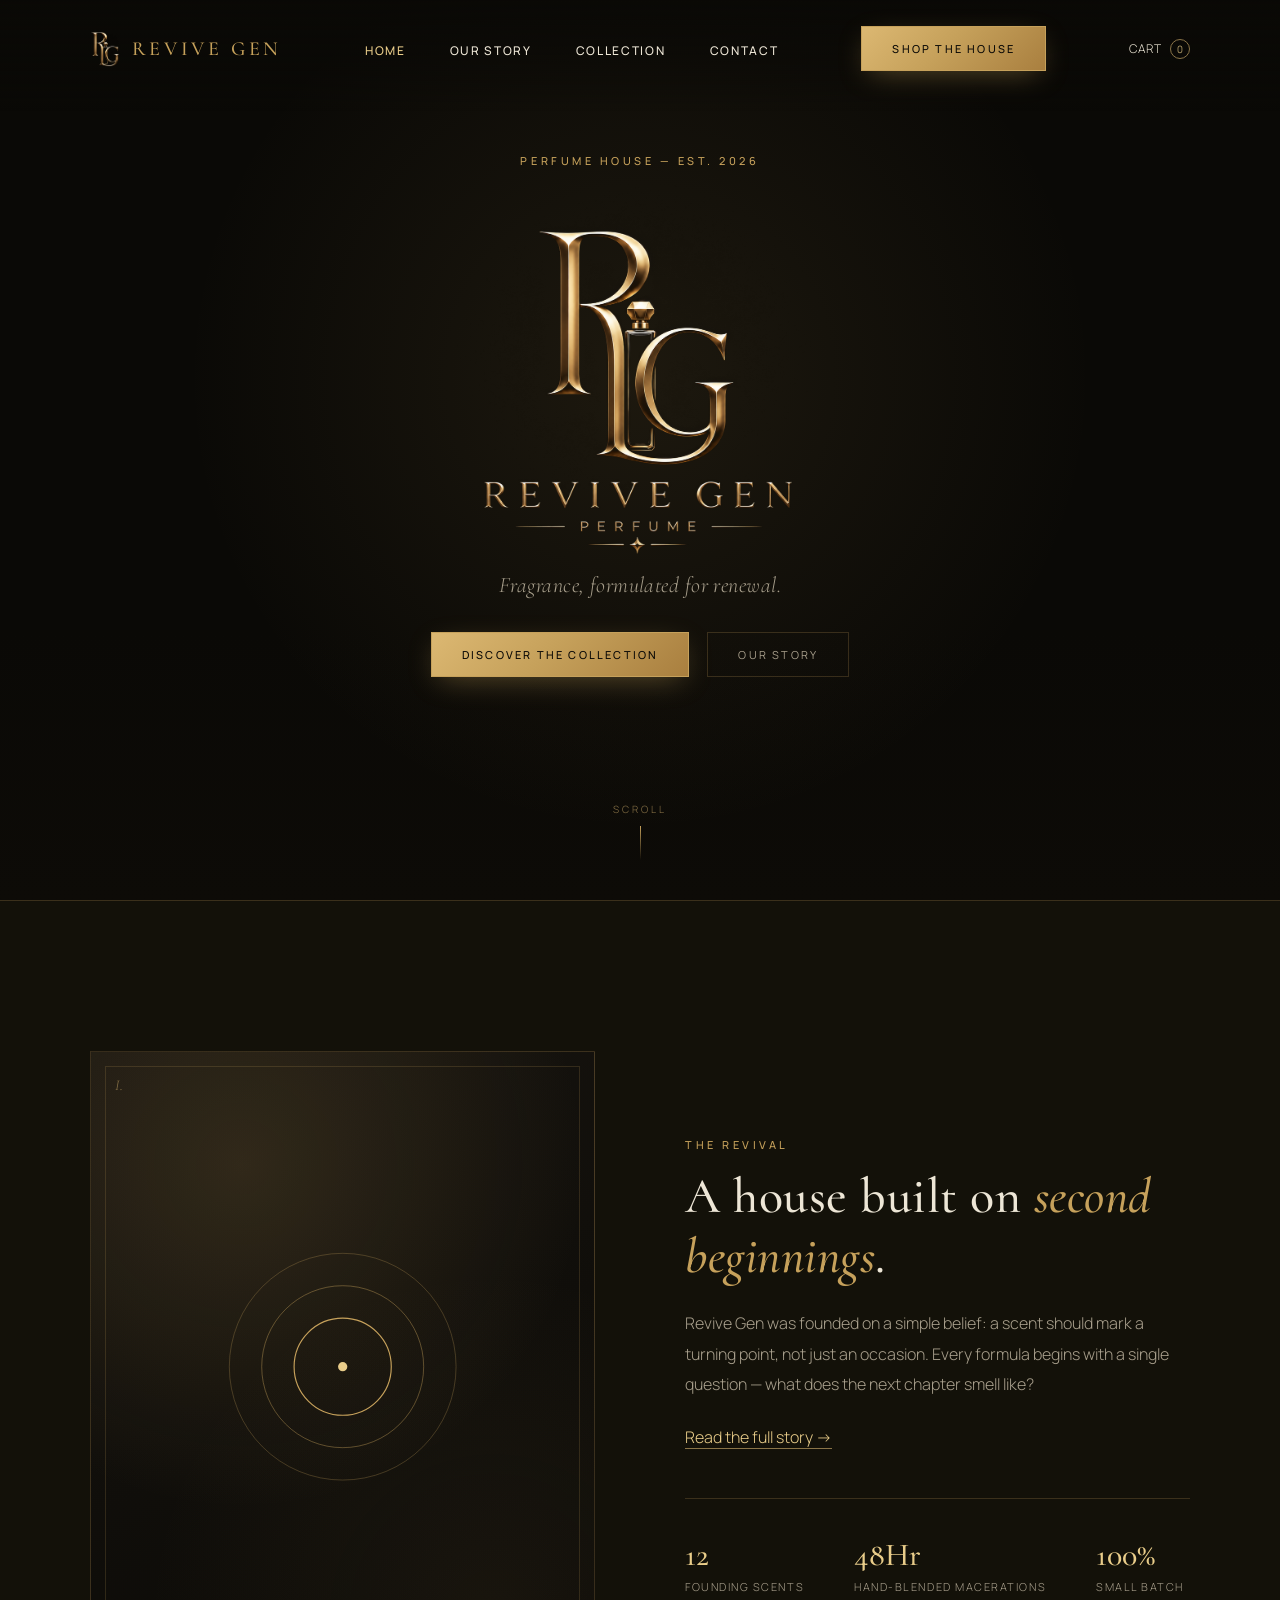
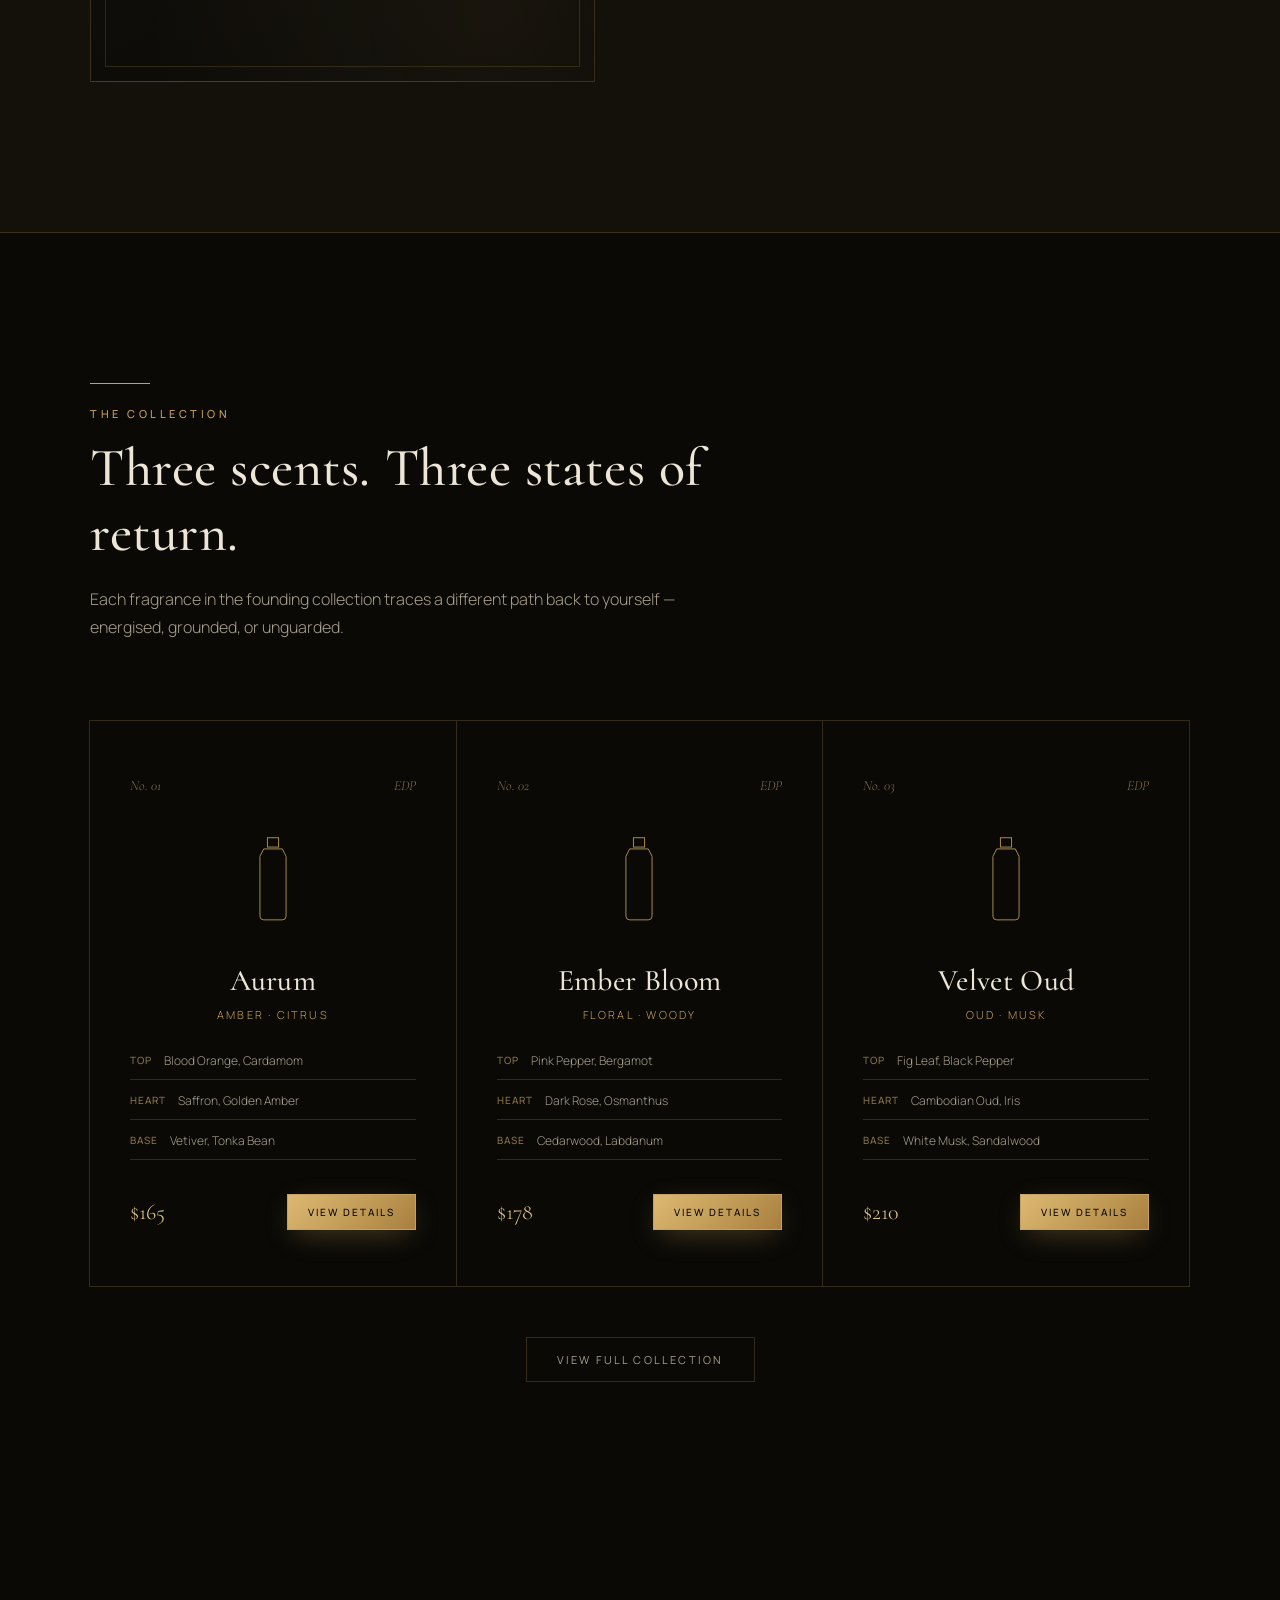
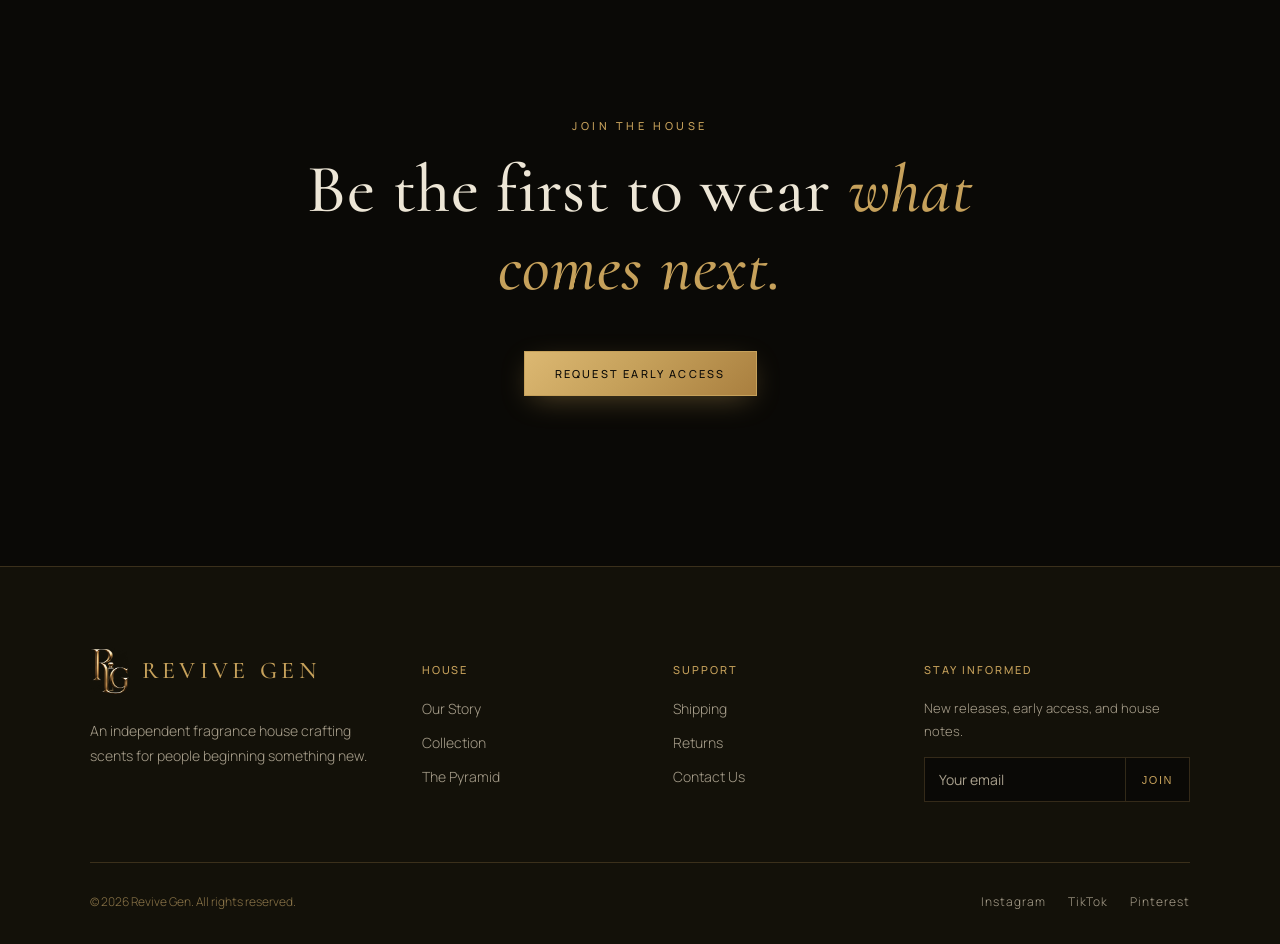
<file: index.html>
<!DOCTYPE html>
<html lang="en">
<head>
<meta charset="UTF-8">
<meta name="viewport" content="width=device-width, initial-scale=1.0">
<title>Revive Gen — Fragrance House</title>
<meta name="description" content="Revive Gen is an independent fragrance house crafting scents for people beginning something new.">
<link rel="preconnect" href="https://fonts.googleapis.com">
<link rel="preconnect" href="https://fonts.gstatic.com" crossorigin>
<link href="https://fonts.googleapis.com/css2?family=Cormorant:ital,wght@0,300;0,400;0,500;0,600;1,400;1,500&family=Manrope:wght@300;400;500;600&display=swap" rel="stylesheet">
<link rel="stylesheet" href="css/style.css">

</head>
<body>

<div class="nav-overlay" id="navOverlay"></div>
<header id="siteHeader">
  <div class="wrap">
    <nav>
      <a href="index.html" class="wordmark"><img src="images/mark-icon.png" alt=""><span class="wordmark-text">Revive Gen</span></a>
      <ul class="nav-links" id="navLinks">
        <li><a href="index.html" style="color:var(--gold-bright)">Home</a></li>
        <li><a href="about.html">Our Story</a></li>
        <li><a href="collection.html">Collection</a></li>
        <li><a href="contact.html">Contact</a></li>
      </ul>
      <a href="collection.html" class="btn nav-cta">Shop the House</a>
      <a href="cart.html" class="cart-link" aria-label="Shopping cart">Cart <span class="cart-count" id="cartCount">0</span></a>
      <button class="nav-toggle" id="navToggle" aria-label="Open menu" aria-expanded="false">
        <svg viewBox="0 0 24 24" fill="none" stroke="currentColor" stroke-width="1.5"><line x1="3" y1="7" x2="21" y2="7"/><line x1="3" y1="12" x2="21" y2="12"/><line x1="3" y1="17" x2="21" y2="17"/></svg>
      </button>
    </nav>
  </div>
</header>

<main id="top">

  <section class="hero">
    <svg class="rings" viewBox="0 0 900 900" aria-hidden="true">
      <circle cx="450" cy="450" r="40"/>
      <circle cx="450" cy="450" r="40"/>
      <circle cx="450" cy="450" r="40"/>
    </svg>
    <div class="hero-inner wrap">
      <div class="eyebrow">Perfume House &mdash; Est. 2026</div>
      <h1 class="hero-wordmark">
        <img src="images/wordmark.png" alt="Revive Gen Perfume">
      </h1>
      <p class="hero-tagline">Fragrance, formulated for renewal.</p>
      <div class="hero-actions">
        <a href="collection.html" class="btn">Discover the Collection</a>
        <a href="about.html" class="btn btn-ghost">Our Story</a>
      </div>
    </div>
    <div class="scroll-cue"><span>Scroll</span><span class="line"></span></div>
  </section>

  <section class="story" id="story">
    <div class="wrap">
      <div class="story-visual reveal">
        <span class="story-num">I.</span>
        <svg viewBox="0 0 200 200" aria-hidden="true">
          <circle cx="100" cy="100" r="98" fill="none" stroke="#c6a15b" stroke-width="0.6" opacity="0.4"/>
          <circle cx="100" cy="100" r="70" fill="none" stroke="#c6a15b" stroke-width="0.6" opacity="0.6"/>
          <circle cx="100" cy="100" r="42" fill="none" stroke="#c6a15b" stroke-width="1"/>
          <circle cx="100" cy="100" r="4" fill="#e9cd8a"/>
        </svg>
      </div>
      <div class="story-copy reveal">
        <div class="eyebrow">The Revival</div>
        <h2>A house built on <em style="color:var(--gold); font-style:italic;">second beginnings</em>.</h2>
        <p>Revive Gen was founded on a simple belief: a scent should mark a turning point, not just an occasion. Every formula begins with a single question &mdash; what does the next chapter smell like?</p>
        <p><a href="about.html" style="color:var(--gold-bright); border-bottom:1px solid var(--gold-dim);">Read the full story &rarr;</a></p>
        <div class="stat-row">
          <div class="stat"><b>12</b><span>Founding Scents</span></div>
          <div class="stat"><b>48Hr</b><span>Hand-Blended Macerations</span></div>
          <div class="stat"><b>100%</b><span>Small Batch</span></div>
        </div>
      </div>
    </div>
  </section>

  <section id="collection">
    <div class="wrap">
      <div class="section-head reveal">
        <div class="divider"></div>
        <div class="eyebrow" style="margin-top:22px;">The Collection</div>
        <h2>Three scents. Three states of return.</h2>
        <p>Each fragrance in the founding collection traces a different path back to yourself &mdash; energised, grounded, or unguarded.</p>
      </div>

      <div class="collection-grid reveal-stagger">
        <a class="product product-link reveal-item" href="product-aurum.html">
          <div class="product-mark"><span class="product-idx">No. 01</span><span class="product-idx">EDP</span></div>
          <svg viewBox="0 0 60 100" aria-hidden="true"><path d="M20 16 h20 l4 8 v64 a4 4 0 0 1 -4 4 h-20 a4 4 0 0 1 -4 -4 v-64 z" fill="none" stroke="#c6a15b" stroke-width="1"/><rect x="24" y="4" width="12" height="10" fill="none" stroke="#c6a15b" stroke-width="1"/></svg>
          <h3>Aurum</h3>
          <div class="kind">Amber &middot; Citrus</div>
          <div class="notes">
            <div class="note-line"><b>Top</b><span>Blood Orange, Cardamom</span></div>
            <div class="note-line"><b>Heart</b><span>Saffron, Golden Amber</span></div>
            <div class="note-line"><b>Base</b><span>Vetiver, Tonka Bean</span></div>
          </div>
          <div class="product-foot">
            <span class="price">$165</span>
            <span class="btn">View Details</span>
          </div>
        </a>
        <a class="product product-link reveal-item" href="product-ember-bloom.html">
          <div class="product-mark"><span class="product-idx">No. 02</span><span class="product-idx">EDP</span></div>
          <svg viewBox="0 0 60 100" aria-hidden="true"><path d="M20 16 h20 l4 8 v64 a4 4 0 0 1 -4 4 h-20 a4 4 0 0 1 -4 -4 v-64 z" fill="none" stroke="#c6a15b" stroke-width="1"/><rect x="24" y="4" width="12" height="10" fill="none" stroke="#c6a15b" stroke-width="1"/></svg>
          <h3>Ember Bloom</h3>
          <div class="kind">Floral &middot; Woody</div>
          <div class="notes">
            <div class="note-line"><b>Top</b><span>Pink Pepper, Bergamot</span></div>
            <div class="note-line"><b>Heart</b><span>Dark Rose, Osmanthus</span></div>
            <div class="note-line"><b>Base</b><span>Cedarwood, Labdanum</span></div>
          </div>
          <div class="product-foot">
            <span class="price">$178</span>
            <span class="btn">View Details</span>
          </div>
        </a>
        <a class="product product-link reveal-item" href="product-velvet-oud.html">
          <div class="product-mark"><span class="product-idx">No. 03</span><span class="product-idx">EDP</span></div>
          <svg viewBox="0 0 60 100" aria-hidden="true"><path d="M20 16 h20 l4 8 v64 a4 4 0 0 1 -4 4 h-20 a4 4 0 0 1 -4 -4 v-64 z" fill="none" stroke="#c6a15b" stroke-width="1"/><rect x="24" y="4" width="12" height="10" fill="none" stroke="#c6a15b" stroke-width="1"/></svg>
          <h3>Velvet Oud</h3>
          <div class="kind">Oud &middot; Musk</div>
          <div class="notes">
            <div class="note-line"><b>Top</b><span>Fig Leaf, Black Pepper</span></div>
            <div class="note-line"><b>Heart</b><span>Cambodian Oud, Iris</span></div>
            <div class="note-line"><b>Base</b><span>White Musk, Sandalwood</span></div>
          </div>
          <div class="product-foot">
            <span class="price">$210</span>
            <span class="btn">View Details</span>
          </div>
        </a>
      </div>
      <p style="margin-top:50px; text-align:center;"><a href="collection.html" class="btn btn-ghost">View Full Collection</a></p>
    </div>
  </section>

  
  <section class="cta-band reveal">
    <div class="wrap">
      <span class="eyebrow">Join the House</span>
      <h2>Be the first to wear <em>what comes next.</em></h2>
      <a href="contact.html" class="btn">Request Early Access</a>
    </div>
  </section>


</main>

<footer id="footer">
  <div class="wrap">
    <div class="footer-top">
      <div>
        <a href="index.html" class="wordmark"><img src="images/mark-icon.png" alt=""><span class="wordmark-text">Revive Gen</span></a>
        <p>An independent fragrance house crafting scents for people beginning something new.</p>
      </div>
      <div class="footer-col">
        <h4>House</h4>
        <ul>
          <li><a href="about.html">Our Story</a></li>
          <li><a href="collection.html">Collection</a></li>
          <li><a href="collection.html#pyramid">The Pyramid</a></li>
        </ul>
      </div>
      <div class="footer-col">
        <h4>Support</h4>
        <ul>
          <li><a href="contact.html#faq">Shipping</a></li>
          <li><a href="contact.html#faq">Returns</a></li>
          <li><a href="contact.html">Contact Us</a></li>
        </ul>
      </div>
      <div class="footer-col newsletter">
        <h4>Stay Informed</h4>
        <p style="margin-top:0; margin-bottom:14px; font-size:13px;">New releases, early access, and house notes.</p>
        <form id="newsletterForm">
          <input type="email" placeholder="Your email" required aria-label="Email address">
          <button type="submit">Join</button>
        </form>
      </div>
    </div>
    <div class="footer-bottom">
      <span>&copy; 2026 Revive Gen. All rights reserved.</span>
      <div class="socials">
        <a href="#">Instagram</a>
        <a href="#">TikTok</a>
        <a href="#">Pinterest</a>
      </div>
    </div>
  </div>
</footer>

<script src="js/main.js"></script>
<script src="js/cart.js"></script>
</body>
</html>
</file>
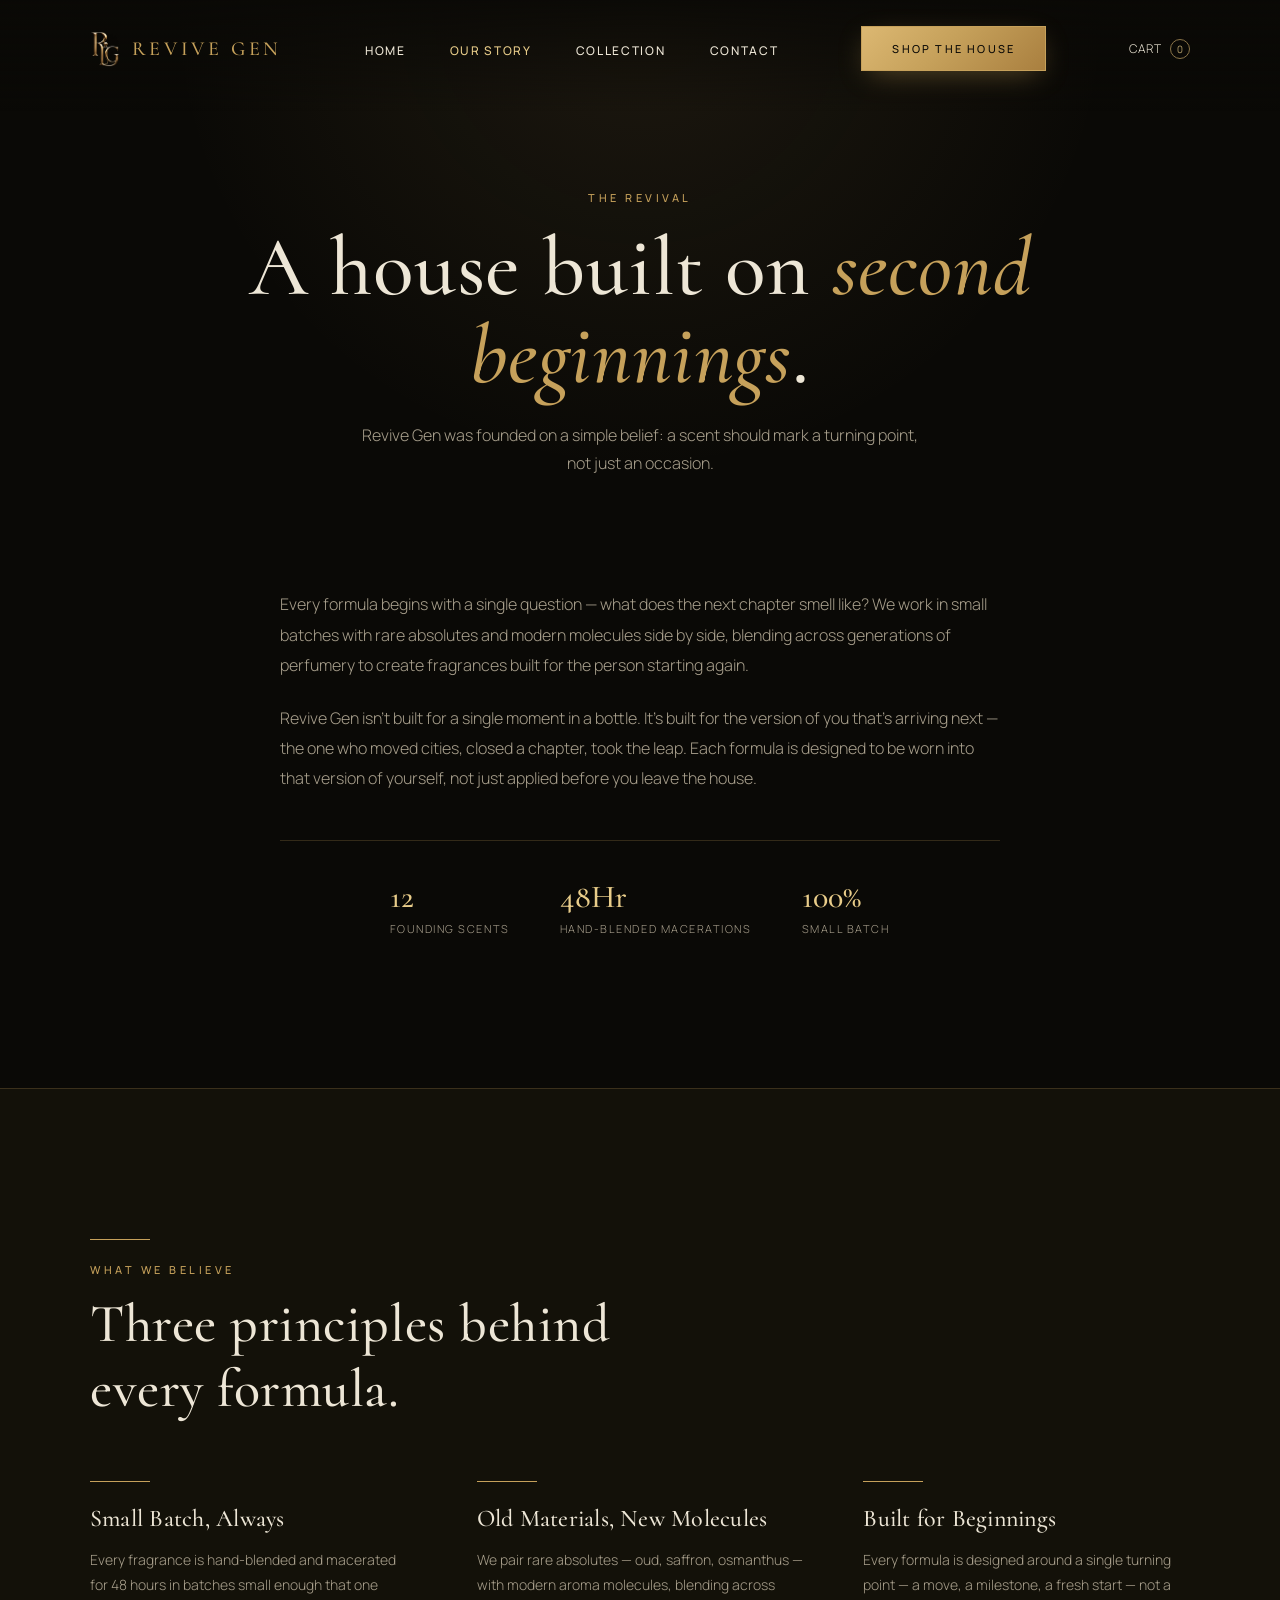
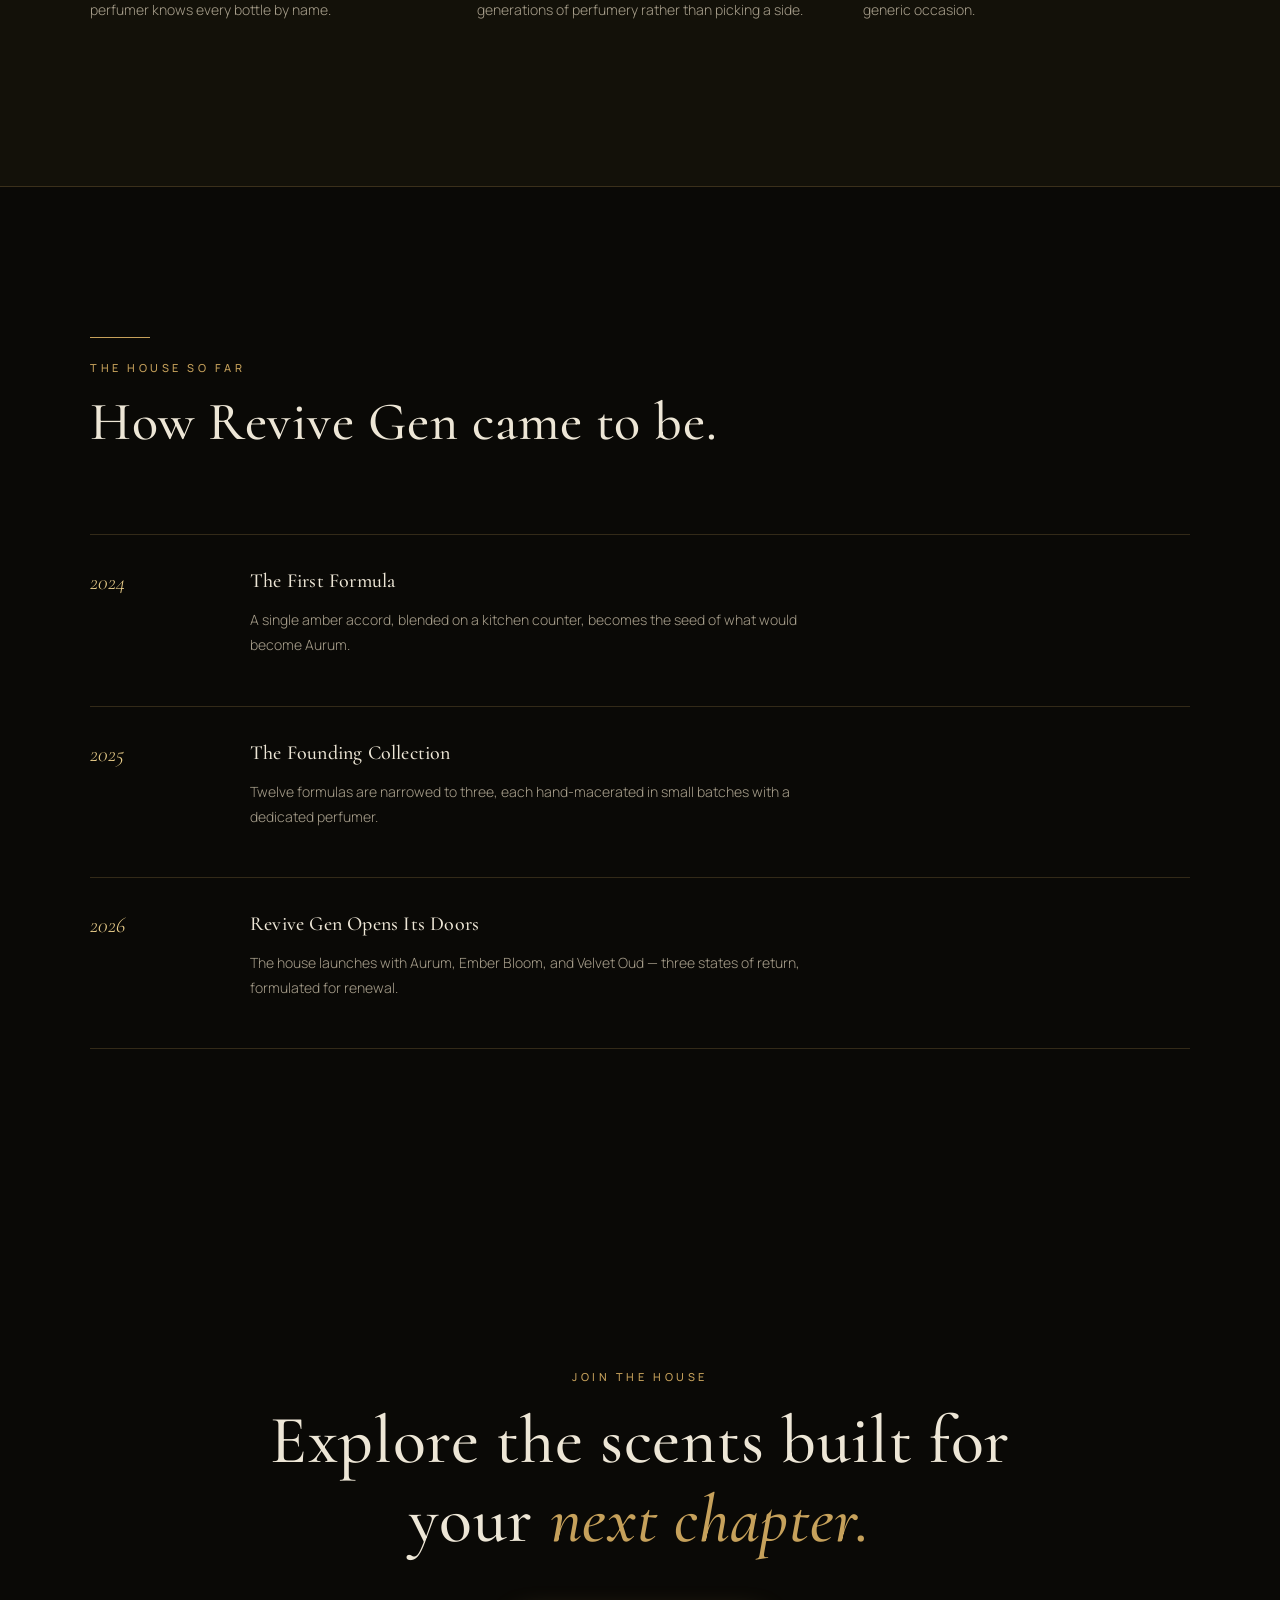
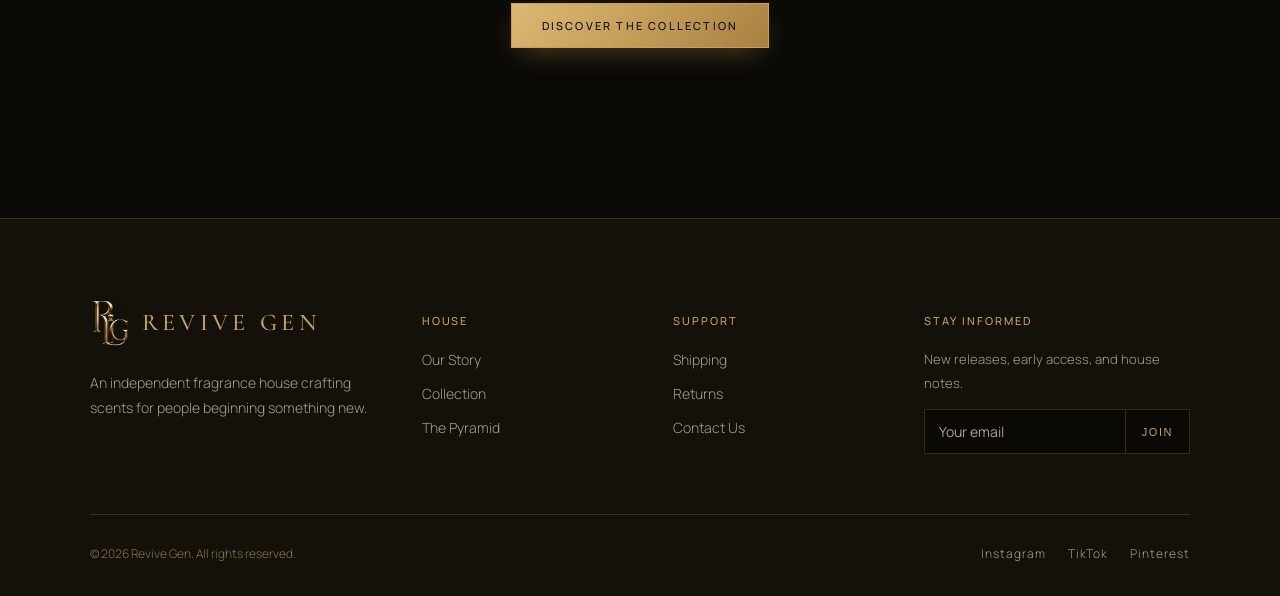
<file: about.html>
<!DOCTYPE html>
<html lang="en">
<head>
<meta charset="UTF-8">
<meta name="viewport" content="width=device-width, initial-scale=1.0">
<title>Our Story — Revive Gen</title>
<meta name="description" content="The story behind Revive Gen: a fragrance house built on second beginnings, small-batch craft, and rare materials.">
<link rel="preconnect" href="https://fonts.googleapis.com">
<link rel="preconnect" href="https://fonts.gstatic.com" crossorigin>
<link href="https://fonts.googleapis.com/css2?family=Cormorant:ital,wght@0,300;0,400;0,500;0,600;1,400;1,500&family=Manrope:wght@300;400;500;600&display=swap" rel="stylesheet">
<link rel="stylesheet" href="css/style.css">

</head>
<body>

<div class="nav-overlay" id="navOverlay"></div>
<header id="siteHeader">
  <div class="wrap">
    <nav>
      <a href="index.html" class="wordmark"><img src="images/mark-icon.png" alt=""><span class="wordmark-text">Revive Gen</span></a>
      <ul class="nav-links" id="navLinks">
        <li><a href="index.html">Home</a></li>
        <li><a href="about.html" style="color:var(--gold-bright)">Our Story</a></li>
        <li><a href="collection.html">Collection</a></li>
        <li><a href="contact.html">Contact</a></li>
      </ul>
      <a href="collection.html" class="btn nav-cta">Shop the House</a>
      <a href="cart.html" class="cart-link" aria-label="Shopping cart">Cart <span class="cart-count" id="cartCount">0</span></a>
      <button class="nav-toggle" id="navToggle" aria-label="Open menu" aria-expanded="false">
        <svg viewBox="0 0 24 24" fill="none" stroke="currentColor" stroke-width="1.5"><line x1="3" y1="7" x2="21" y2="7"/><line x1="3" y1="12" x2="21" y2="12"/><line x1="3" y1="17" x2="21" y2="17"/></svg>
      </button>
    </nav>
  </div>
</header>

<main id="top">

  <section class="page-hero">
    <div class="wrap">
      <span class="eyebrow">The Revival</span>
      <h1>A house built on <em>second beginnings</em>.</h1>
      <p>Revive Gen was founded on a simple belief: a scent should mark a turning point, not just an occasion.</p>
    </div>
  </section>

  <section style="padding-top:0;">
    <div class="wrap">
      <div class="story-copy" style="max-width:720px; margin:0 auto;">
        <p style="color:var(--cream-dim); line-height:1.9; font-size:16px;">Every formula begins with a single question &mdash; what does the next chapter smell like? We work in small batches with rare absolutes and modern molecules side by side, blending across generations of perfumery to create fragrances built for the person starting again.</p>
        <p style="color:var(--cream-dim); line-height:1.9; font-size:16px; margin-top:22px;">Revive Gen isn't built for a single moment in a bottle. It's built for the version of you that's arriving next &mdash; the one who moved cities, closed a chapter, took the leap. Each formula is designed to be worn into that version of yourself, not just applied before you leave the house.</p>
        <div class="stat-row" style="justify-content:center;">
          <div class="stat"><b>12</b><span>Founding Scents</span></div>
          <div class="stat"><b>48Hr</b><span>Hand-Blended Macerations</span></div>
          <div class="stat"><b>100%</b><span>Small Batch</span></div>
        </div>
      </div>
    </div>
  </section>

  <section class="story" id="values">
    <div class="wrap" style="display:block;">
      <div class="section-head" style="margin-bottom:60px;">
        <div class="divider"></div>
        <div class="eyebrow" style="margin-top:22px;">What We Believe</div>
        <h2>Three principles behind every formula.</h2>
      </div>
      <div class="values-grid">
        <div class="value-item">
          <div class="divider"></div>
          <h3>Small Batch, Always</h3>
          <p>Every fragrance is hand-blended and macerated for 48 hours in batches small enough that one perfumer knows every bottle by name.</p>
        </div>
        <div class="value-item">
          <div class="divider"></div>
          <h3>Old Materials, New Molecules</h3>
          <p>We pair rare absolutes &mdash; oud, saffron, osmanthus &mdash; with modern aroma molecules, blending across generations of perfumery rather than picking a side.</p>
        </div>
        <div class="value-item">
          <div class="divider"></div>
          <h3>Built for Beginnings</h3>
          <p>Every formula is designed around a single turning point &mdash; a move, a milestone, a fresh start &mdash; not a generic occasion.</p>
        </div>
      </div>
    </div>
  </section>

  <section id="timeline">
    <div class="wrap">
      <div class="section-head">
        <div class="divider"></div>
        <div class="eyebrow" style="margin-top:22px;">The House So Far</div>
        <h2>How Revive Gen came to be.</h2>
      </div>
      <div class="timeline">
        <div class="timeline-item">
          <div class="year">2024</div>
          <div>
            <h3>The First Formula</h3>
            <p>A single amber accord, blended on a kitchen counter, becomes the seed of what would become Aurum.</p>
          </div>
        </div>
        <div class="timeline-item">
          <div class="year">2025</div>
          <div>
            <h3>The Founding Collection</h3>
            <p>Twelve formulas are narrowed to three, each hand-macerated in small batches with a dedicated perfumer.</p>
          </div>
        </div>
        <div class="timeline-item">
          <div class="year">2026</div>
          <div>
            <h3>Revive Gen Opens Its Doors</h3>
            <p>The house launches with Aurum, Ember Bloom, and Velvet Oud &mdash; three states of return, formulated for renewal.</p>
          </div>
        </div>
      </div>
    </div>
  </section>

  
  <section class="cta-band">
    <div class="wrap">
      <span class="eyebrow">Join the House</span>
      <h2>Explore the scents built for your <em>next chapter.</em></h2>
      <a href="collection.html" class="btn">Discover the Collection</a>
    </div>
  </section>


</main>

<footer id="footer">
  <div class="wrap">
    <div class="footer-top">
      <div>
        <a href="index.html" class="wordmark"><img src="images/mark-icon.png" alt=""><span class="wordmark-text">Revive Gen</span></a>
        <p>An independent fragrance house crafting scents for people beginning something new.</p>
      </div>
      <div class="footer-col">
        <h4>House</h4>
        <ul>
          <li><a href="about.html">Our Story</a></li>
          <li><a href="collection.html">Collection</a></li>
          <li><a href="collection.html#pyramid">The Pyramid</a></li>
        </ul>
      </div>
      <div class="footer-col">
        <h4>Support</h4>
        <ul>
          <li><a href="contact.html#faq">Shipping</a></li>
          <li><a href="contact.html#faq">Returns</a></li>
          <li><a href="contact.html">Contact Us</a></li>
        </ul>
      </div>
      <div class="footer-col newsletter">
        <h4>Stay Informed</h4>
        <p style="margin-top:0; margin-bottom:14px; font-size:13px;">New releases, early access, and house notes.</p>
        <form id="newsletterForm">
          <input type="email" placeholder="Your email" required aria-label="Email address">
          <button type="submit">Join</button>
        </form>
      </div>
    </div>
    <div class="footer-bottom">
      <span>&copy; 2026 Revive Gen. All rights reserved.</span>
      <div class="socials">
        <a href="#">Instagram</a>
        <a href="#">TikTok</a>
        <a href="#">Pinterest</a>
      </div>
    </div>
  </div>
</footer>

<script src="js/main.js"></script>
<script src="js/cart.js"></script>
</body>
</html>
</file>
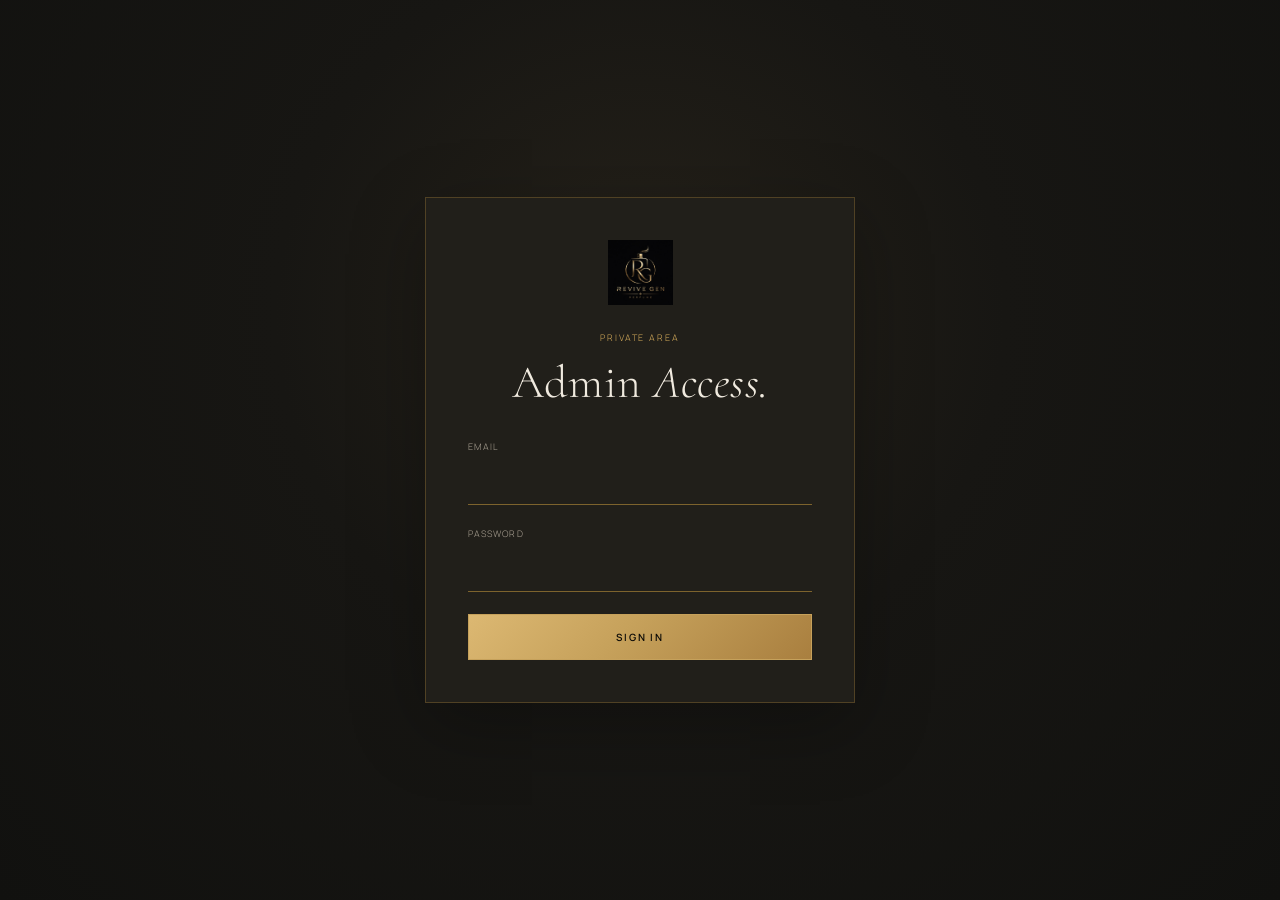
<file: admin.html>
<!DOCTYPE html>
<html lang="en">
<head>
<meta charset="UTF-8">
<meta name="viewport" content="width=device-width, initial-scale=1.0">
<title>Admin — Revive Gen</title>
<link rel="preconnect" href="https://fonts.googleapis.com">
<link rel="preconnect" href="https://fonts.gstatic.com" crossorigin>
<link href="https://fonts.googleapis.com/css2?family=Cormorant:ital,wght@0,300;0,400;0,500;0,600;1,400;1,500&family=Manrope:wght@300;400;500;600&display=swap" rel="stylesheet">
<link rel="stylesheet" href="css/style.css">
<style>
/* Revive Gen — polished admin dashboard */
.admin-page{
  min-height:100vh;
  background:#151411;
  color:var(--text,#eee);
}
.admin-wrap{width:min(1180px,calc(100% - 48px));margin:0 auto}
.admin-header{
  padding:24px 0;
  background:#1b1915;
  border-bottom:1px solid rgba(201,155,61,.22);
}
.admin-header-inner{display:flex;justify-content:space-between;align-items:center;gap:20px}
.admin-brand{display:flex;align-items:center;gap:16px}
.admin-brand img{
  width:46px;height:46px;object-fit:contain;
  border:1px solid rgba(201,155,61,.35);
}
.admin-brand strong{display:block;font-family:Manrope,sans-serif;font-size:12px;letter-spacing:.16em;text-transform:uppercase}
.admin-brand span{display:block;color:#b9b1a2;font-size:10px;margin-top:4px}
.admin-logout,.admin-refresh{
  background:#211f1a;
  border:1px solid rgba(201,155,61,.32);
  color:#e8dfcf;
  padding:10px 16px;
  font:inherit;font-size:10px;letter-spacing:.12em;text-transform:uppercase;cursor:pointer;
  transition:.2s ease;
}
.admin-logout:hover,.admin-refresh:hover{
  background:#29251d;
  border-color:rgba(201,155,61,.7);
  color:#f0c873;
}
.admin-main{padding:54px 0 90px}
.admin-kicker{color:#d7ad5b;font-size:10px;letter-spacing:.22em;text-transform:uppercase}
.admin-title{
  font-family:Cormorant,serif;font-size:clamp(44px,6vw,72px);
  font-weight:300;margin:12px 0 38px;color:#f0eadf;
}
.admin-title em{color:#d7ad5b;font-weight:400}
.admin-stats{display:grid;grid-template-columns:repeat(3,1fr);gap:16px;margin-bottom:40px}
.admin-stat{
  background:#1d1b17;
  border:1px solid rgba(201,155,61,.2);
  padding:24px 22px;
  box-shadow:0 8px 28px rgba(0,0,0,.10);
}
.admin-stat span{display:block;color:#aaa193;font-size:9px;letter-spacing:.14em;text-transform:uppercase}
.admin-stat strong{display:block;font-family:Cormorant,serif;font-size:38px;font-weight:400;margin-top:8px;color:#eee7da}
.admin-stat:nth-child(2) strong{color:#d7ad5b}
.admin-toolbar{
  display:flex;justify-content:space-between;align-items:center;gap:16px;
  margin-bottom:14px;
}
.admin-toolbar h2{font-family:Cormorant,serif;font-size:30px;font-weight:400;margin:0;color:#eee7da}
.admin-table-wrap{
  border:1px solid rgba(201,155,61,.2);
  background:#1b1915;
  overflow:auto;
  box-shadow:0 10px 34px rgba(0,0,0,.12);
}
.admin-table{width:100%;border-collapse:collapse;min-width:800px}
.admin-table th{
  text-align:left;color:#a9a092;font-size:9px;letter-spacing:.13em;text-transform:uppercase;
  font-weight:500;padding:16px;border-bottom:1px solid rgba(201,155,61,.2);
  background:#211f1a;
}
.admin-table td{
  padding:17px 16px;
  border-bottom:1px solid rgba(255,255,255,.055);
  font-size:12px;vertical-align:middle;color:#e3ddd1;
}
.admin-table tbody tr{transition:background .18s ease}
.admin-table tbody tr:hover{background:#211f1a}
.admin-table tr:last-child td{border-bottom:0}
.order-number{color:#d7ad5b;font-size:11px;letter-spacing:.06em}
.order-customer strong{display:block;font-weight:500;color:#eee7da}
.order-customer span{display:block;color:#aaa193;font-size:10px;margin-top:4px}
.status-select{
  appearance:none;
  background:#242119;
  color:#e4ddcf;
  border:1px solid rgba(201,155,61,.25);
  padding:8px 26px 8px 10px;
  font:inherit;font-size:10px;cursor:pointer;
}
.status-select:hover{border-color:rgba(201,155,61,.55)}
.status-select:focus{outline:none;border-color:#d7ad5b}
.status-select option{background:#242119;color:#eee}
.view-order{
  background:none;border:0;color:#d7ad5b;cursor:pointer;
  font:inherit;font-size:10px;letter-spacing:.1em;text-transform:uppercase;
}
.view-order:hover{text-decoration:underline}
.empty-orders{padding:50px;text-align:center;color:#aaa193;font-size:12px}
.admin-notice{
  margin-bottom:22px;
  background:#211f1a;
  border:1px solid rgba(201,155,61,.25);
  padding:14px 17px;color:#bdb4a5;font-size:11px;line-height:1.6;
}
.admin-notice.error{border-color:#8a5b5b;color:#e4baba;background:#241b1b}
.admin-login{
  min-height:100vh;display:grid;place-items:center;padding:30px;
  background:radial-gradient(circle at 50% 35%,#252119 0%,#171613 42%,#11110f 100%);
}
.login-card{
  width:min(430px,100%);
  background:#211f1a;
  border:1px solid rgba(201,155,61,.28);
  padding:42px;
  box-shadow:0 22px 70px rgba(0,0,0,.28);
}
.login-logo{display:block;width:65px;height:65px;object-fit:contain;margin:0 auto 26px}
.login-kicker{text-align:center;color:#d7ad5b;font-size:9px;letter-spacing:.22em;text-transform:uppercase}
.login-title{text-align:center;font-family:Cormorant,serif;font-size:46px;font-weight:300;margin:10px 0 30px;color:#f0eadf}
.login-form label{display:block;color:#aaa193;font-size:9px;letter-spacing:.12em;text-transform:uppercase;margin-bottom:22px}
.login-form input{
  display:block;width:100%;box-sizing:border-box;margin-top:9px;
  border:0;border-bottom:1px solid rgba(201,155,61,.55);
  border-radius:0;background:transparent;color:#eee7da;padding:12px 0;
  font:inherit;font-size:13px;outline:none;
}
.login-form input:focus{border-bottom-color:#d8ae59;box-shadow:0 3px 0 -2px rgba(216,174,89,.85)}
.login-btn{
  width:100%;border:1px solid #c6a15b;
  background:linear-gradient(135deg,#dcb872 0%,#c6a15b 45%,#a97f3f 100%);
  color:#0a0906;padding:15px;
  font:inherit;font-size:10px;letter-spacing:.18em;text-transform:uppercase;cursor:pointer;font-weight:600;
  transition:filter .3s ease, transform .3s ease;
}
.login-btn:hover{ filter:brightness(1.1); transform:translateY(-1px); }
.login-btn:hover{background:#332d22;border-color:#d7ad5b}
.login-error{margin-top:18px;color:#e8b7b7;font-size:11px;line-height:1.5;text-align:center}
.modal-backdrop{
  position:fixed;inset:0;background:rgba(12,11,9,.72);
  display:grid;place-items:center;padding:20px;z-index:1000;
}
.order-modal{
  width:min(700px,100%);max-height:90vh;overflow:auto;
  background:#211f1a;border:1px solid rgba(201,155,61,.3);padding:30px;
  box-shadow:0 24px 80px rgba(0,0,0,.35);
}
.modal-head{display:flex;justify-content:space-between;align-items:start;gap:20px;border-bottom:1px solid rgba(201,155,61,.2);padding-bottom:20px;margin-bottom:20px}
.modal-head h2{font-family:Cormorant,serif;font-size:34px;font-weight:400;margin:0;color:#f0eadf}
.modal-close{background:none;border:0;color:#aaa193;font-size:24px;cursor:pointer}
.modal-close:hover{color:#d7ad5b}
.detail-grid{display:grid;grid-template-columns:1fr 1fr;gap:18px;margin-bottom:24px}
.detail-box{border-bottom:1px solid rgba(201,155,61,.3);padding-bottom:12px}
.detail-box span{display:block;color:#aaa193;font-size:9px;letter-spacing:.12em;text-transform:uppercase}
.detail-box strong{display:block;font-size:12px;font-weight:400;margin-top:7px;white-space:pre-line;color:#e4ddcf}
.detail-items{border-top:1px solid rgba(201,155,61,.2);margin-top:8px}
.detail-item{display:flex;justify-content:space-between;gap:20px;padding:15px 0;border-bottom:1px solid rgba(255,255,255,.06);font-size:12px;color:#e4ddcf}
.modal-total{display:flex;justify-content:space-between;padding-top:20px;font-family:Cormorant,serif;font-size:24px;color:#eee7da}
.modal-total strong{color:#d7ad5b}
[hidden]{display:none !important}
@media(max-width:700px){
  .admin-wrap{width:min(100% - 28px,1180px)}
  .admin-stats{grid-template-columns:1fr}
  .admin-header-inner{align-items:flex-start}
  .detail-grid{grid-template-columns:1fr}
  .login-card{padding:30px 24px}
}
</style>

<style id="admin-hidden-fix">
[hidden] { display: none !important; }
</style>
</head>
<body class="admin-page">

<section id="loginView" class="admin-login">
  <div class="login-card">
    <img src="images/logo.jpg" alt="Revive Gen" class="login-logo">
    <div class="login-kicker">Private Area</div>
    <h1 class="login-title">Admin <em>Access.</em></h1>
    <form id="loginForm" class="login-form">
      <label>Email
        <input id="adminEmail" type="email" autocomplete="username" required>
      </label>
      <label>Password
        <input id="adminPassword" type="password" autocomplete="current-password" required>
      </label>
      <button class="login-btn" type="submit" id="loginBtn">Sign In</button>
      <div id="loginError" class="login-error" hidden></div>
    </form>
  </div>
</section>

<section id="dashboardView" hidden>
  <header class="admin-header">
    <div class="admin-wrap admin-header-inner">
      <div class="admin-brand">
        <img src="images/logo.jpg" alt="Revive Gen">
        <div><strong>Revive Gen</strong><span>Order Management</span></div>
      </div>
      <button id="logoutBtn" class="admin-logout">Sign Out</button>
    </div>
  </header>

  <main class="admin-main">
    <div class="admin-wrap">
      <div class="admin-kicker">Private Dashboard</div>
      <h1 class="admin-title">Your <em>Orders.</em></h1>

      <div id="adminNotice" class="admin-notice" hidden></div>

      <section class="admin-stats">
        <div class="admin-stat"><span>Total Orders</span><strong id="statOrders">—</strong></div>
        <div class="admin-stat"><span>Pending</span><strong id="statPending">—</strong></div>
        <div class="admin-stat"><span>Order Value</span><strong id="statRevenue">—</strong></div>
      </section>

      <div class="admin-toolbar">
        <h2>Recent Orders</h2>
        <button id="refreshBtn" class="admin-refresh">Refresh</button>
      </div>

      <div class="admin-table-wrap">
        <table class="admin-table">
          <thead>
            <tr>
              <th>Order</th><th>Customer</th><th>City</th><th>Total</th><th>Status</th><th></th>
            </tr>
          </thead>
          <tbody id="ordersBody"></tbody>
        </table>
        <div id="emptyOrders" class="empty-orders" hidden>No orders yet.</div>
      </div>
    </div>
  </main>
</section>

<div id="orderModalBackdrop" class="modal-backdrop" hidden>
  <div class="order-modal">
    <div class="modal-head">
      <div><div class="admin-kicker">Order Details</div><h2 id="modalOrderNumber">Order</h2></div>
      <button class="modal-close" id="modalClose" aria-label="Close">×</button>
    </div>
    <div id="modalContent"></div>
  </div>
</div>

<script src="js/admin.js"></script>
</body>
</html>
</file>
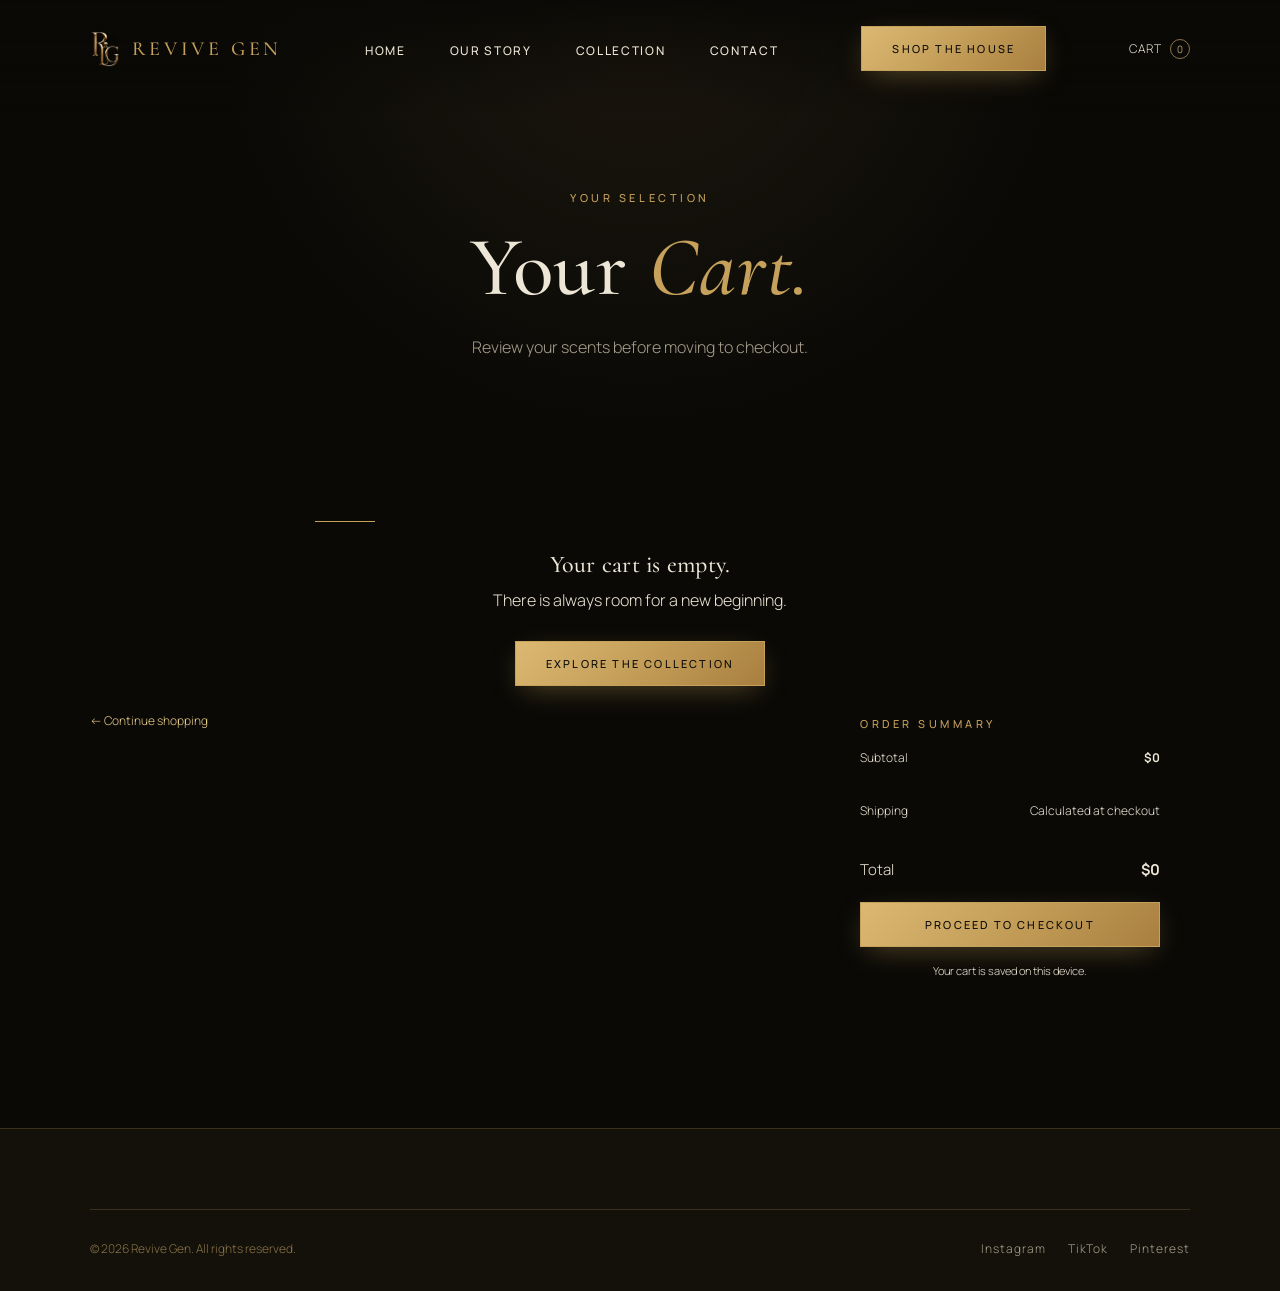
<file: cart.html>
<!DOCTYPE html>
<html lang="en">
<head>
<meta charset="UTF-8">
<meta name="viewport" content="width=device-width, initial-scale=1.0">
<title>Your Cart — Revive Gen</title>
<meta name="description" content="Your Revive Gen shopping cart.">
<link rel="preconnect" href="https://fonts.googleapis.com">
<link rel="preconnect" href="https://fonts.gstatic.com" crossorigin>
<link href="https://fonts.googleapis.com/css2?family=Cormorant:ital,wght@0,300;0,400;0,500;0,600;1,400;1,500&family=Manrope:wght@300;400;500;600&display=swap" rel="stylesheet">
<link rel="stylesheet" href="css/style.css">
</head>
<body>

<div class="nav-overlay" id="navOverlay"></div>
<header id="siteHeader">
  <div class="wrap">
    <nav>
      <a href="index.html" class="wordmark"><img src="images/mark-icon.png" alt=""><span class="wordmark-text">Revive Gen</span></a>
      <ul class="nav-links" id="navLinks">
        <li><a href="index.html">Home</a></li>
        <li><a href="about.html">Our Story</a></li>
        <li><a href="collection.html">Collection</a></li>
        <li><a href="contact.html">Contact</a></li>
      </ul>
      <a href="collection.html" class="btn nav-cta">Shop the House</a>
      <a href="cart.html" class="cart-link active" aria-label="Shopping cart">
        Cart <span class="cart-count" id="cartCount">0</span>
      </a>
      <button class="nav-toggle" id="navToggle" aria-label="Open menu" aria-expanded="false">
        <svg viewBox="0 0 24 24" fill="none" stroke="currentColor" stroke-width="1.5"><line x1="3" y1="7" x2="21" y2="7"/><line x1="3" y1="12" x2="21" y2="12"/><line x1="3" y1="17" x2="21" y2="17"/></svg>
      </button>
    </nav>
  </div>
</header>

<main>
  <section class="page-hero compact-hero">
    <div class="wrap">
      <div class="eyebrow">Your Selection</div>
      <h1>Your <em>Cart.</em></h1>
      <p>Review your scents before moving to checkout.</p>
    </div>
  </section>

  <section class="cart-section">
    <div class="wrap">
      <div id="cartEmpty" class="cart-empty" hidden>
        <div class="divider"></div>
        <h2>Your cart is empty.</h2>
        <p>There is always room for a new beginning.</p>
        <a href="collection.html" class="btn">Explore the Collection</a>
      </div>

      <div id="cartContent" class="cart-layout" hidden>
        <div>
          <div id="cartItems" class="cart-items"></div>
          <a href="collection.html" class="text-link">← Continue shopping</a>
        </div>

        <aside class="cart-summary">
          <div class="eyebrow">Order Summary</div>
          <div class="summary-line"><span>Subtotal</span><strong id="cartSubtotal">$0</strong></div>
          <div class="summary-line"><span>Shipping</span><span>Calculated at checkout</span></div>
          <div class="summary-total"><span>Total</span><strong id="cartTotal">$0</strong></div>
          <a href="checkout.html" class="btn btn-wide" id="checkoutBtn">Proceed to Checkout</a>
          <p class="cart-note">Your cart is saved on this device.</p>
        </aside>
      </div>
    </div>
  </section>
</main>

<footer id="footer">
  <div class="wrap">
    <div class="footer-bottom">
      <span>&copy; 2026 Revive Gen. All rights reserved.</span>
      <div class="socials">
        <a href="#">Instagram</a>
        <a href="#">TikTok</a>
        <a href="#">Pinterest</a>
      </div>
    </div>
  </div>
</footer>

<script src="js/main.js"></script>
<script src="js/cart.js"></script>
</body>
</html>
</file>
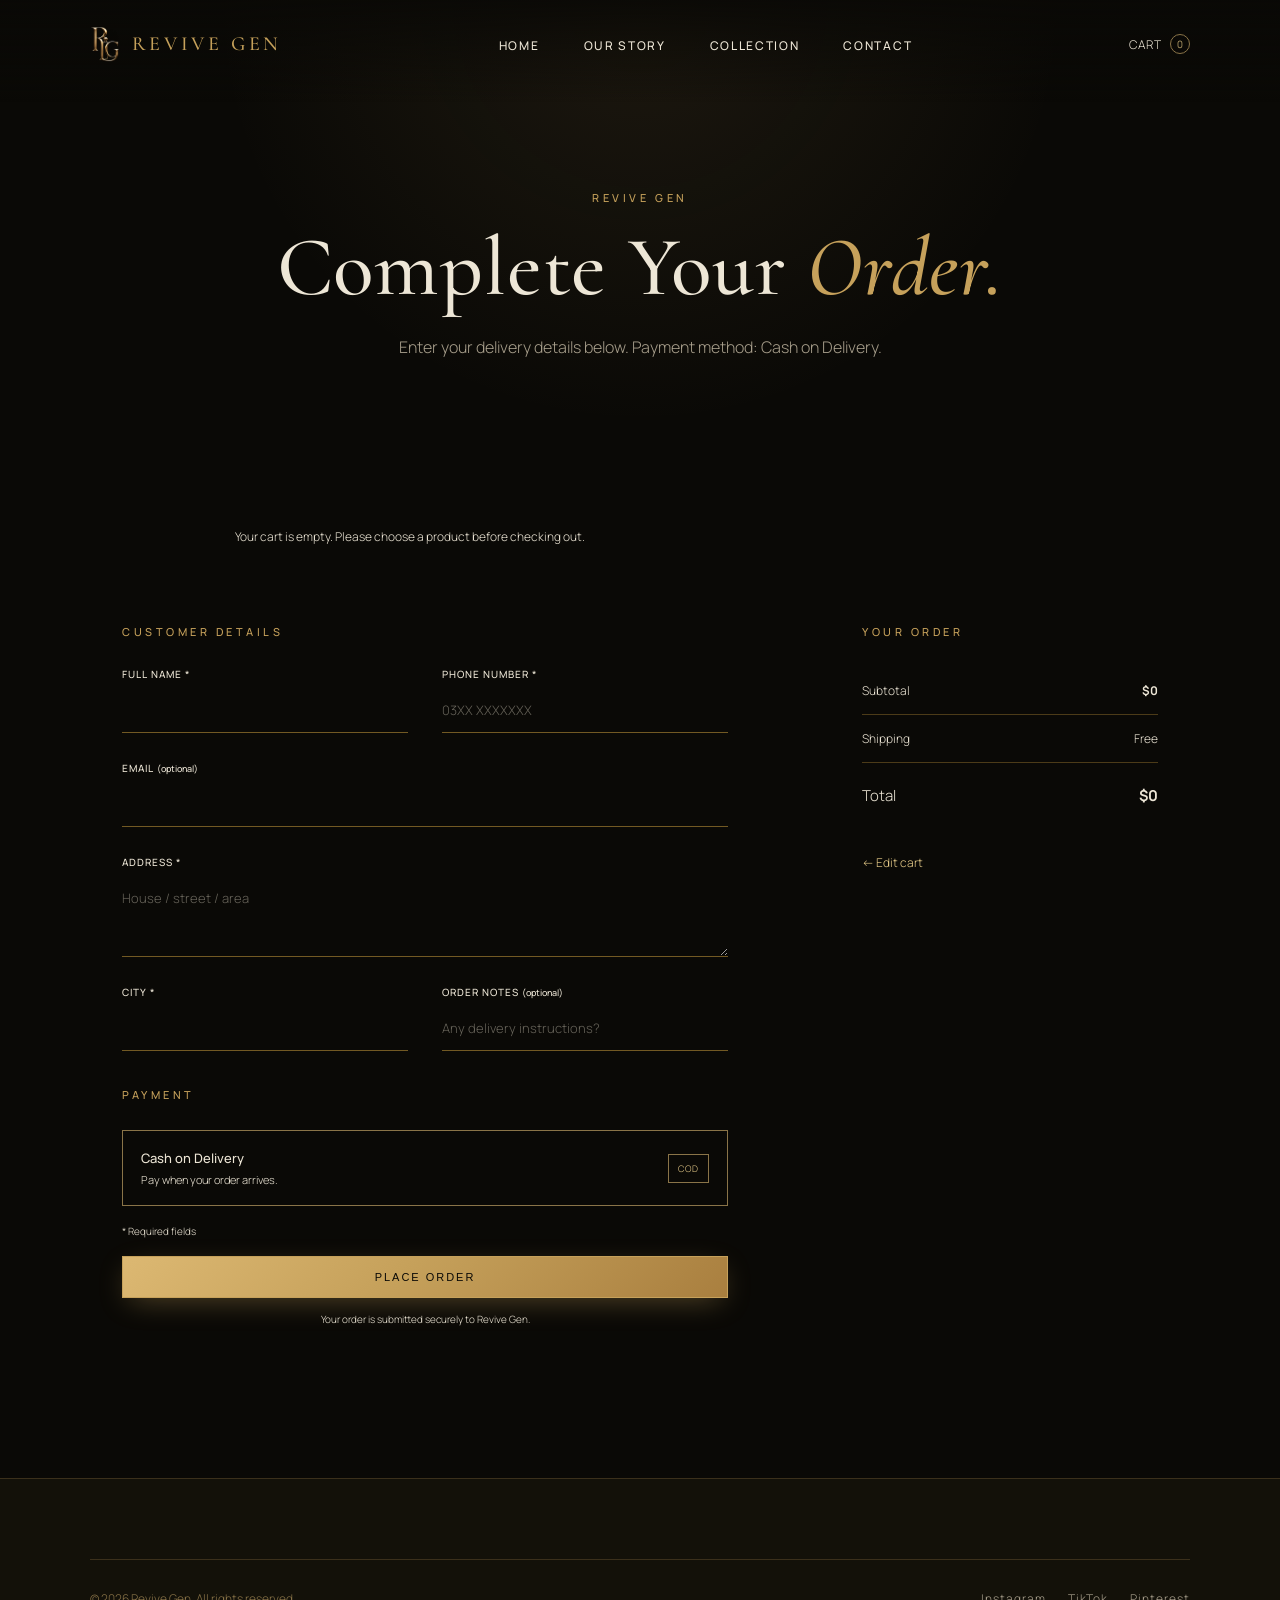
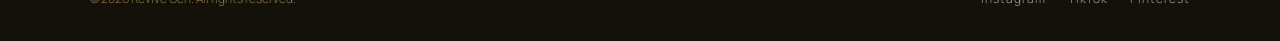
<file: checkout.html>
<!DOCTYPE html>
<html lang="en">
<head>
<meta charset="UTF-8">
<meta name="viewport" content="width=device-width, initial-scale=1.0">
<title>Checkout — Revive Gen</title>
<meta name="description" content="Complete your Revive Gen order.">
<link rel="preconnect" href="https://fonts.googleapis.com">
<link rel="preconnect" href="https://fonts.gstatic.com" crossorigin>
<link href="https://fonts.googleapis.com/css2?family=Cormorant:ital,wght@0,300;0,400;0,500;0,600;1,400;1,500&family=Manrope:wght@300;400;500;600&display=swap" rel="stylesheet">
<link rel="stylesheet" href="css/style.css">

<style id="checkout-polish">
/* Revive Gen — luxury checkout input treatment */
.checkout-form .form-grid {
  gap: 28px 34px;
}
.checkout-form .form-grid label {
  position: relative;
}
.checkout-form .form-grid input,
.checkout-form .form-grid textarea {
  border: 0 !important;
  border-bottom: 1px solid rgba(201, 155, 61, .55) !important;
  border-radius: 0 !important;
  background: transparent !important;
  padding: 12px 0 13px !important;
  transition: border-color .25s ease, box-shadow .25s ease, transform .25s ease;
}
.checkout-form .form-grid textarea {
  min-height: 52px;
}
.checkout-form .form-grid input:hover,
.checkout-form .form-grid textarea:hover {
  border-bottom-color: rgba(201, 155, 61, .9) !important;
}
.checkout-form .form-grid input:focus,
.checkout-form .form-grid textarea:focus {
  border-bottom-color: #d8ae59 !important;
  box-shadow: 0 3px 0 -2px rgba(216, 174, 89, .85);
}
.checkout-form .form-grid input::placeholder,
.checkout-form .form-grid textarea::placeholder {
  color: rgba(232, 224, 204, .42);
}
.checkout-form .form-grid label > span {
  letter-spacing: .1em;
  font-weight: 500;
}
.checkout-form .payment-card {
  margin-top: 4px;
}
.checkout-form .btn-wide {
  letter-spacing: .18em;
  transition: background .25s ease, color .25s ease, box-shadow .25s ease;
}
.checkout-form .btn-wide:hover {
  box-shadow: 0 8px 28px rgba(201, 155, 61, .10);
}
.checkout-summary .checkout-item {
  padding: 18px 0;
}
.checkout-summary .summary-line {
  padding: 15px 0;
  border-bottom: 1px solid rgba(201, 155, 61, .35);
}
.checkout-summary .summary-total {
  padding-top: 22px;
}
</style>

</head>
<body>
<div class="nav-overlay" id="navOverlay"></div>
<header id="siteHeader"><div class="wrap"><nav>
<a href="index.html" class="wordmark"><img src="images/mark-icon.png" alt=""><span class="wordmark-text">Revive Gen</span></a>
<ul class="nav-links" id="navLinks">
<li><a href="index.html">Home</a></li><li><a href="about.html">Our Story</a></li><li><a href="collection.html">Collection</a></li><li><a href="contact.html">Contact</a></li>
</ul>
<a href="cart.html" class="cart-link">Cart <span class="cart-count" id="cartCount">0</span></a>
<button class="nav-toggle" id="navToggle" aria-label="Open menu" aria-expanded="false"><svg viewBox="0 0 24 24" fill="none" stroke="currentColor" stroke-width="1.5"><line x1="3" y1="7" x2="21" y2="7"/><line x1="3" y1="12" x2="21" y2="12"/><line x1="3" y1="17" x2="21" y2="17"/></svg></button>
</nav></div></header>
<main>
<section class="page-hero compact-hero"><div class="wrap">
<div class="eyebrow">Revive Gen</div>
<h1>Complete Your <em>Order.</em></h1>
<p>Enter your delivery details below. Payment method: Cash on Delivery.</p>
</div></section>
<section class="checkout-section"><div class="wrap">
<div id="checkoutMessage" class="checkout-message" hidden></div>
<div class="checkout-layout" id="checkoutLayout">
<form id="checkoutForm" class="checkout-form" novalidate>
<div class="eyebrow">Customer Details</div>
<div class="form-grid">
<label><span>Full Name *</span><input type="text" name="customer_name" autocomplete="name" required maxlength="100"></label>
<label><span>Phone Number *</span><input type="tel" name="phone" autocomplete="tel" required maxlength="30" placeholder="03XX XXXXXXX"></label>
<label class="full"><span>Email <small>(optional)</small></span><input type="email" name="email" autocomplete="email" maxlength="150"></label>
<label class="full"><span>Address *</span><textarea name="address" autocomplete="street-address" required maxlength="300" rows="3" placeholder="House / street / area"></textarea></label>
<label><span>City *</span><input type="text" name="city" autocomplete="address-level2" required maxlength="80"></label>
<label><span>Order Notes <small>(optional)</small></span><input type="text" name="notes" maxlength="200" placeholder="Any delivery instructions?"></label>
</div>
<div class="payment-method"><div class="eyebrow">Payment</div>
<div class="payment-card"><div><strong>Cash on Delivery</strong><span>Pay when your order arrives.</span></div><span class="payment-badge">COD</span></div>
</div>
<p class="form-required">* Required fields</p>
<button type="submit" class="btn btn-wide" id="placeOrderBtn">Place Order</button>
<p class="checkout-secure">Your order is submitted securely to Revive Gen.</p>
</form>
<aside class="checkout-summary"><div class="eyebrow">Your Order</div>
<div id="checkoutItems"></div>
<div class="summary-line"><span>Subtotal</span><strong id="checkoutSubtotal">$0</strong></div>
<div class="summary-line"><span>Shipping</span><span>Free</span></div>
<div class="summary-total"><span>Total</span><strong id="checkoutTotal">$0</strong></div>
<a href="cart.html" class="text-link">← Edit cart</a>
</aside>
</div></div></section>
</main>
<footer id="footer"><div class="wrap"><div class="footer-bottom"><span>&copy; 2026 Revive Gen. All rights reserved.</span><div class="socials"><a href="#">Instagram</a><a href="#">TikTok</a><a href="#">Pinterest</a></div></div></div></footer>
<script src="js/main.js"></script>
<script src="js/cart.js"></script>
<script src="js/checkout.js"></script>
</body>
</html>
</file>
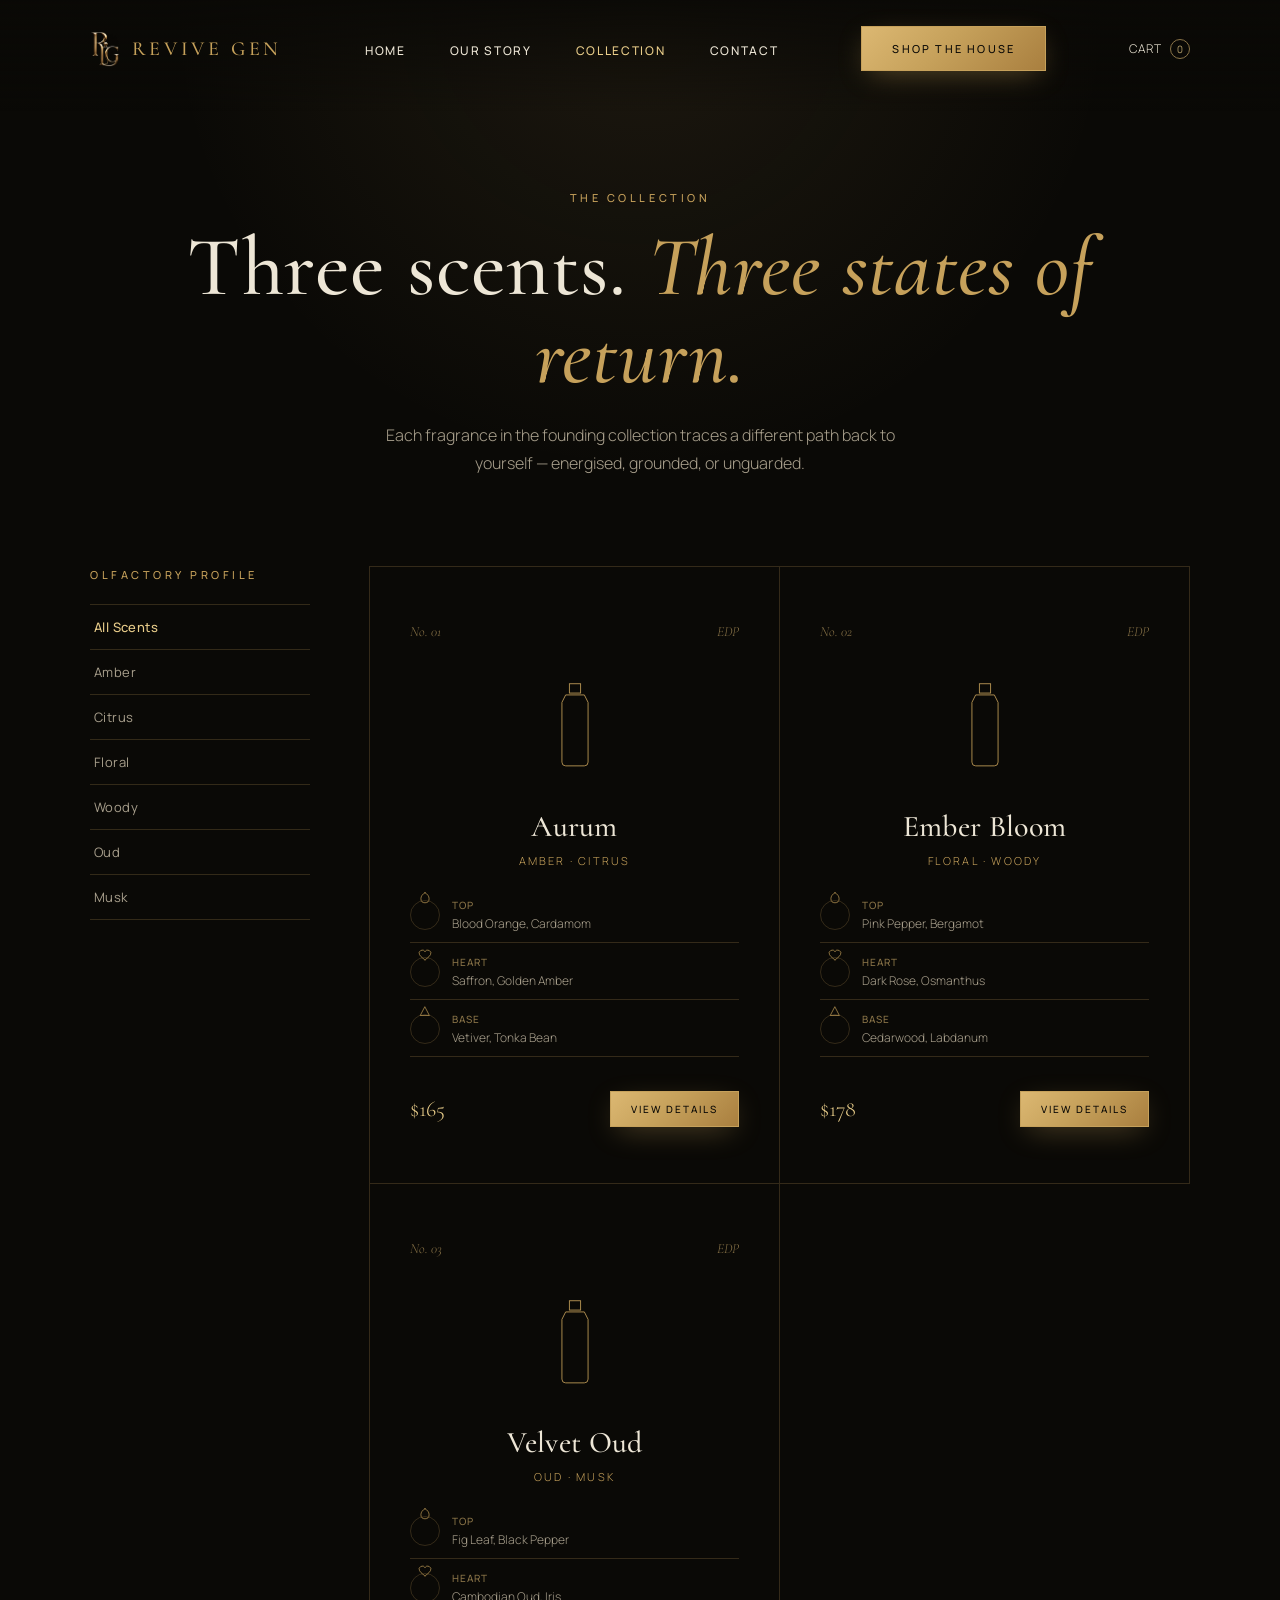
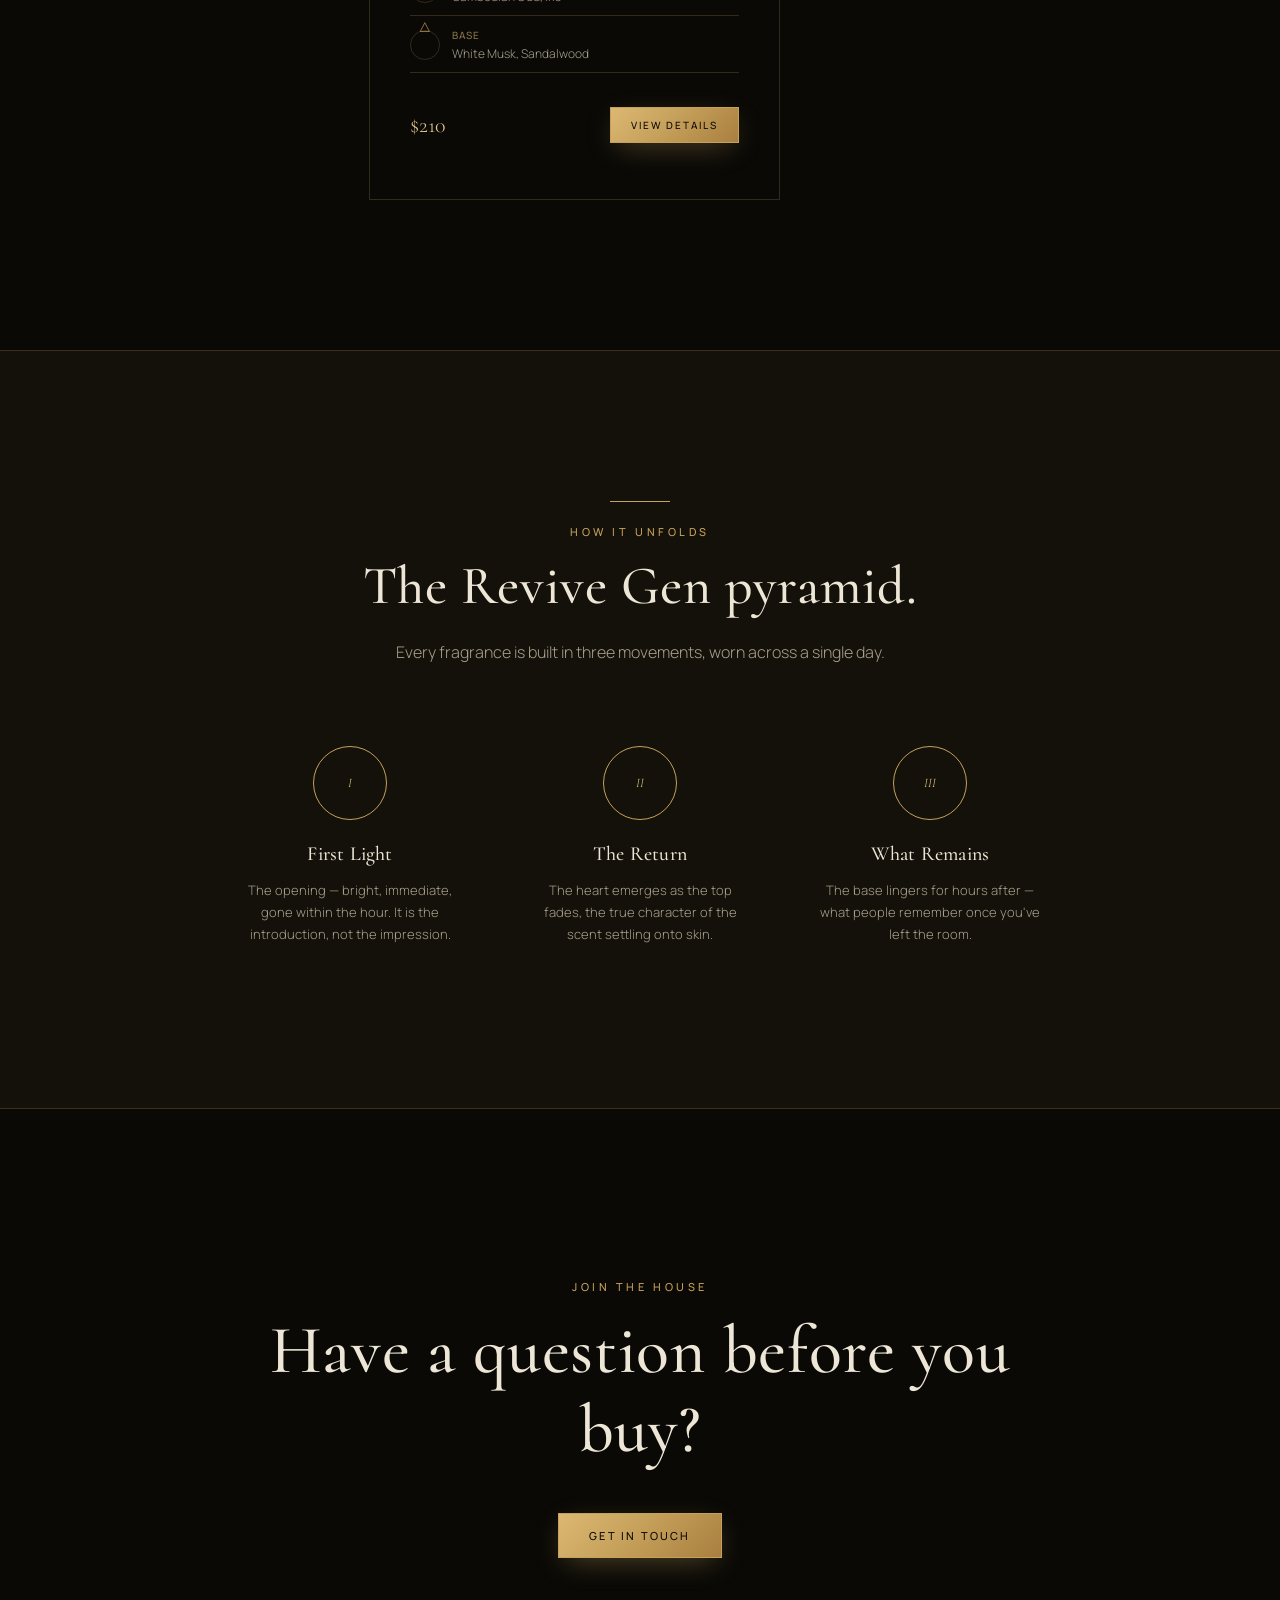
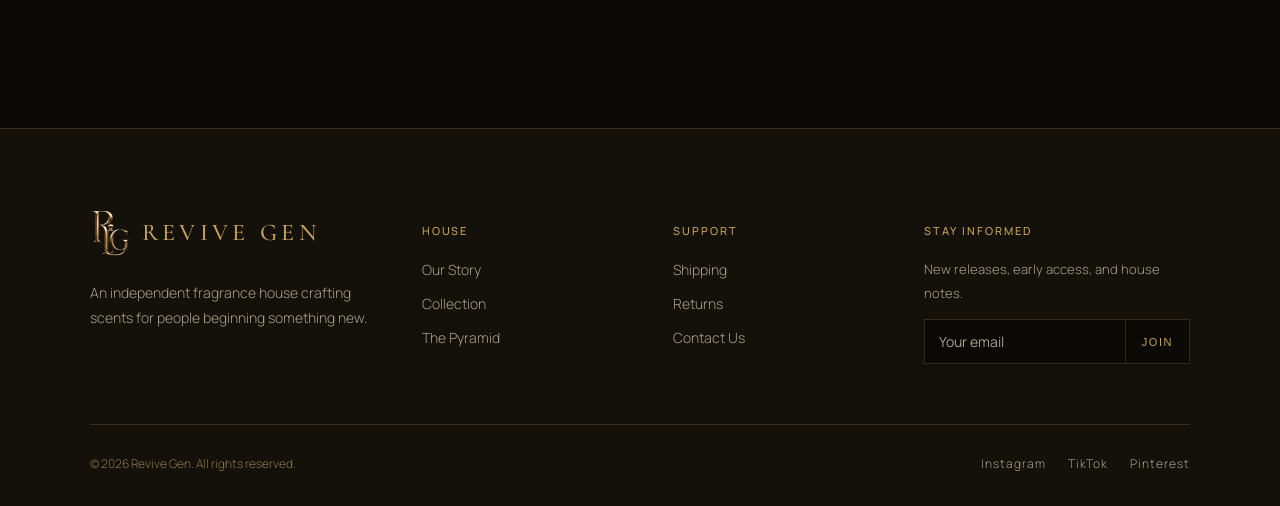
<file: collection.html>
<!DOCTYPE html>
<html lang="en">
<head>
<meta charset="UTF-8">
<meta name="viewport" content="width=device-width, initial-scale=1.0">
<title>Collection — Revive Gen</title>
<meta name="description" content="Browse the Revive Gen founding collection: Aurum, Ember Bloom, and Velvet Oud.">
<link rel="preconnect" href="https://fonts.googleapis.com">
<link rel="preconnect" href="https://fonts.gstatic.com" crossorigin>
<link href="https://fonts.googleapis.com/css2?family=Cormorant:ital,wght@0,300;0,400;0,500;0,600;1,400;1,500&family=Manrope:wght@300;400;500;600&display=swap" rel="stylesheet">
<link rel="stylesheet" href="css/style.css">

</head>
<body>

<div class="nav-overlay" id="navOverlay"></div>
<header id="siteHeader">
  <div class="wrap">
    <nav>
      <a href="index.html" class="wordmark"><img src="images/mark-icon.png" alt=""><span class="wordmark-text">Revive Gen</span></a>
      <ul class="nav-links" id="navLinks">
        <li><a href="index.html">Home</a></li>
        <li><a href="about.html">Our Story</a></li>
        <li><a href="collection.html" style="color:var(--gold-bright)">Collection</a></li>
        <li><a href="contact.html">Contact</a></li>
      </ul>
      <a href="collection.html" class="btn nav-cta">Shop the House</a>
      <a href="cart.html" class="cart-link" aria-label="Shopping cart">Cart <span class="cart-count" id="cartCount">0</span></a>
      <button class="nav-toggle" id="navToggle" aria-label="Open menu" aria-expanded="false">
        <svg viewBox="0 0 24 24" fill="none" stroke="currentColor" stroke-width="1.5"><line x1="3" y1="7" x2="21" y2="7"/><line x1="3" y1="12" x2="21" y2="12"/><line x1="3" y1="17" x2="21" y2="17"/></svg>
      </button>
    </nav>
  </div>
</header>

<main id="top">

  <section class="page-hero">
    <div class="wrap">
      <span class="eyebrow">The Collection</span>
      <h1>Three scents. <em>Three states of return.</em></h1>
      <p>Each fragrance in the founding collection traces a different path back to yourself &mdash; energised, grounded, or unguarded.</p>
    </div>
  </section>

  <section style="padding-top:0;">
    <div class="wrap">
      <div class="collection-layout">
        <aside class="filter-sidebar">
          <div class="eyebrow">Olfactory Profile</div>
          <ul class="filter-list" id="filterList">
            <li><button type="button" class="filter-btn is-active" data-filter="all">All Scents</button></li>
            <li><button type="button" class="filter-btn" data-filter="amber">Amber</button></li>
            <li><button type="button" class="filter-btn" data-filter="citrus">Citrus</button></li>
            <li><button type="button" class="filter-btn" data-filter="floral">Floral</button></li>
            <li><button type="button" class="filter-btn" data-filter="woody">Woody</button></li>
            <li><button type="button" class="filter-btn" data-filter="oud">Oud</button></li>
            <li><button type="button" class="filter-btn" data-filter="musk">Musk</button></li>
          </ul>
        </aside>
        <div class="collection-grid" id="collectionGrid">
        <a class="product product-link" href="product-aurum.html" data-tags="amber citrus">
          <div class="product-mark"><span class="product-idx">No. 01</span><span class="product-idx">EDP</span></div>
          <svg viewBox="0 0 60 100" aria-hidden="true"><path d="M20 16 h20 l4 8 v64 a4 4 0 0 1 -4 4 h-20 a4 4 0 0 1 -4 -4 v-64 z" fill="none" stroke="#c6a15b" stroke-width="1"/><rect x="24" y="4" width="12" height="10" fill="none" stroke="#c6a15b" stroke-width="1"/></svg>
          <h3>Aurum</h3>
          <div class="kind">Amber &middot; Citrus</div>
          <div class="notes">
            <div class="note-line"><span class="note-icon-wrap"><svg viewBox="0 0 24 24" fill="none" stroke="currentColor" stroke-width="1.3" stroke-linecap="round" stroke-linejoin="round"><path d="M12 3c4.2 2.1 7 6 7 10.2A7 7 0 0 1 5 13.2C5 9 7.8 5.1 12 3z"/></svg></span><span class="note-text"><b>Top</b><span>Blood Orange, Cardamom</span></span></div>
            <div class="note-line"><span class="note-icon-wrap"><svg viewBox="0 0 24 24" fill="none" stroke="currentColor" stroke-width="1.3" stroke-linecap="round" stroke-linejoin="round"><path d="M12 20.2s-7.2-4.4-9.4-8.8A5 5 0 0 1 12 6.4a5 5 0 0 1 9.4 5c-2.2 4.4-9.4 8.8-9.4 8.8z"/></svg></span><span class="note-text"><b>Heart</b><span>Saffron, Golden Amber</span></span></div>
            <div class="note-line"><span class="note-icon-wrap"><svg viewBox="0 0 24 24" fill="none" stroke="currentColor" stroke-width="1.3" stroke-linecap="round" stroke-linejoin="round"><path d="M12 3.5 19.5 18h-15z"/><path d="M8.5 18h7" opacity="0"/></svg></span><span class="note-text"><b>Base</b><span>Vetiver, Tonka Bean</span></span></div>
          </div>
          <div class="product-foot">
            <span class="price">$165</span>
            <span class="btn">View Details</span>
          </div>
        </a>
        <a class="product product-link" href="product-ember-bloom.html" data-tags="floral woody">
          <div class="product-mark"><span class="product-idx">No. 02</span><span class="product-idx">EDP</span></div>
          <svg viewBox="0 0 60 100" aria-hidden="true"><path d="M20 16 h20 l4 8 v64 a4 4 0 0 1 -4 4 h-20 a4 4 0 0 1 -4 -4 v-64 z" fill="none" stroke="#c6a15b" stroke-width="1"/><rect x="24" y="4" width="12" height="10" fill="none" stroke="#c6a15b" stroke-width="1"/></svg>
          <h3>Ember Bloom</h3>
          <div class="kind">Floral &middot; Woody</div>
          <div class="notes">
            <div class="note-line"><span class="note-icon-wrap"><svg viewBox="0 0 24 24" fill="none" stroke="currentColor" stroke-width="1.3" stroke-linecap="round" stroke-linejoin="round"><path d="M12 3c4.2 2.1 7 6 7 10.2A7 7 0 0 1 5 13.2C5 9 7.8 5.1 12 3z"/></svg></span><span class="note-text"><b>Top</b><span>Pink Pepper, Bergamot</span></span></div>
            <div class="note-line"><span class="note-icon-wrap"><svg viewBox="0 0 24 24" fill="none" stroke="currentColor" stroke-width="1.3" stroke-linecap="round" stroke-linejoin="round"><path d="M12 20.2s-7.2-4.4-9.4-8.8A5 5 0 0 1 12 6.4a5 5 0 0 1 9.4 5c-2.2 4.4-9.4 8.8-9.4 8.8z"/></svg></span><span class="note-text"><b>Heart</b><span>Dark Rose, Osmanthus</span></span></div>
            <div class="note-line"><span class="note-icon-wrap"><svg viewBox="0 0 24 24" fill="none" stroke="currentColor" stroke-width="1.3" stroke-linecap="round" stroke-linejoin="round"><path d="M12 3.5 19.5 18h-15z"/><path d="M8.5 18h7" opacity="0"/></svg></span><span class="note-text"><b>Base</b><span>Cedarwood, Labdanum</span></span></div>
          </div>
          <div class="product-foot">
            <span class="price">$178</span>
            <span class="btn">View Details</span>
          </div>
        </a>
        <a class="product product-link" href="product-velvet-oud.html" data-tags="oud musk">
          <div class="product-mark"><span class="product-idx">No. 03</span><span class="product-idx">EDP</span></div>
          <svg viewBox="0 0 60 100" aria-hidden="true"><path d="M20 16 h20 l4 8 v64 a4 4 0 0 1 -4 4 h-20 a4 4 0 0 1 -4 -4 v-64 z" fill="none" stroke="#c6a15b" stroke-width="1"/><rect x="24" y="4" width="12" height="10" fill="none" stroke="#c6a15b" stroke-width="1"/></svg>
          <h3>Velvet Oud</h3>
          <div class="kind">Oud &middot; Musk</div>
          <div class="notes">
            <div class="note-line"><span class="note-icon-wrap"><svg viewBox="0 0 24 24" fill="none" stroke="currentColor" stroke-width="1.3" stroke-linecap="round" stroke-linejoin="round"><path d="M12 3c4.2 2.1 7 6 7 10.2A7 7 0 0 1 5 13.2C5 9 7.8 5.1 12 3z"/></svg></span><span class="note-text"><b>Top</b><span>Fig Leaf, Black Pepper</span></span></div>
            <div class="note-line"><span class="note-icon-wrap"><svg viewBox="0 0 24 24" fill="none" stroke="currentColor" stroke-width="1.3" stroke-linecap="round" stroke-linejoin="round"><path d="M12 20.2s-7.2-4.4-9.4-8.8A5 5 0 0 1 12 6.4a5 5 0 0 1 9.4 5c-2.2 4.4-9.4 8.8-9.4 8.8z"/></svg></span><span class="note-text"><b>Heart</b><span>Cambodian Oud, Iris</span></span></div>
            <div class="note-line"><span class="note-icon-wrap"><svg viewBox="0 0 24 24" fill="none" stroke="currentColor" stroke-width="1.3" stroke-linecap="round" stroke-linejoin="round"><path d="M12 3.5 19.5 18h-15z"/><path d="M8.5 18h7" opacity="0"/></svg></span><span class="note-text"><b>Base</b><span>White Musk, Sandalwood</span></span></div>
          </div>
          <div class="product-foot">
            <span class="price">$210</span>
            <span class="btn">View Details</span>
          </div>
        </a>
        </div>
      </div>
    </div>
  </section>

  
  <section class="ritual" id="pyramid">
    <div class="wrap">
      <div class="section-head">
        <div class="divider" style="margin:0 auto;"></div>
        <div class="eyebrow" style="margin-top:22px;">How It Unfolds</div>
        <h2>The Revive Gen pyramid.</h2>
        <p>Every fragrance is built in three movements, worn across a single day.</p>
      </div>
      <div class="pyramid">
        <div class="tier">
          <div class="ring">I</div>
          <h3>First Light</h3>
          <p>The opening &mdash; bright, immediate, gone within the hour. It is the introduction, not the impression.</p>
        </div>
        <div class="tier">
          <div class="ring">II</div>
          <h3>The Return</h3>
          <p>The heart emerges as the top fades, the true character of the scent settling onto skin.</p>
        </div>
        <div class="tier">
          <div class="ring">III</div>
          <h3>What Remains</h3>
          <p>The base lingers for hours after &mdash; what people remember once you've left the room.</p>
        </div>
      </div>
    </div>
  </section>


  
  <section class="cta-band">
    <div class="wrap">
      <span class="eyebrow">Join the House</span>
      <h2>Have a question before you buy?</h2>
      <a href="contact.html" class="btn">Get in Touch</a>
    </div>
  </section>


</main>

<footer id="footer">
  <div class="wrap">
    <div class="footer-top">
      <div>
        <a href="index.html" class="wordmark"><img src="images/mark-icon.png" alt=""><span class="wordmark-text">Revive Gen</span></a>
        <p>An independent fragrance house crafting scents for people beginning something new.</p>
      </div>
      <div class="footer-col">
        <h4>House</h4>
        <ul>
          <li><a href="about.html">Our Story</a></li>
          <li><a href="collection.html">Collection</a></li>
          <li><a href="collection.html#pyramid">The Pyramid</a></li>
        </ul>
      </div>
      <div class="footer-col">
        <h4>Support</h4>
        <ul>
          <li><a href="contact.html#faq">Shipping</a></li>
          <li><a href="contact.html#faq">Returns</a></li>
          <li><a href="contact.html">Contact Us</a></li>
        </ul>
      </div>
      <div class="footer-col newsletter">
        <h4>Stay Informed</h4>
        <p style="margin-top:0; margin-bottom:14px; font-size:13px;">New releases, early access, and house notes.</p>
        <form id="newsletterForm">
          <input type="email" placeholder="Your email" required aria-label="Email address">
          <button type="submit">Join</button>
        </form>
      </div>
    </div>
    <div class="footer-bottom">
      <span>&copy; 2026 Revive Gen. All rights reserved.</span>
      <div class="socials">
        <a href="#">Instagram</a>
        <a href="#">TikTok</a>
        <a href="#">Pinterest</a>
      </div>
    </div>
  </div>
</footer>

<script src="js/main.js"></script>
<script src="js/cart.js"></script>
</body>
</html>
</file>
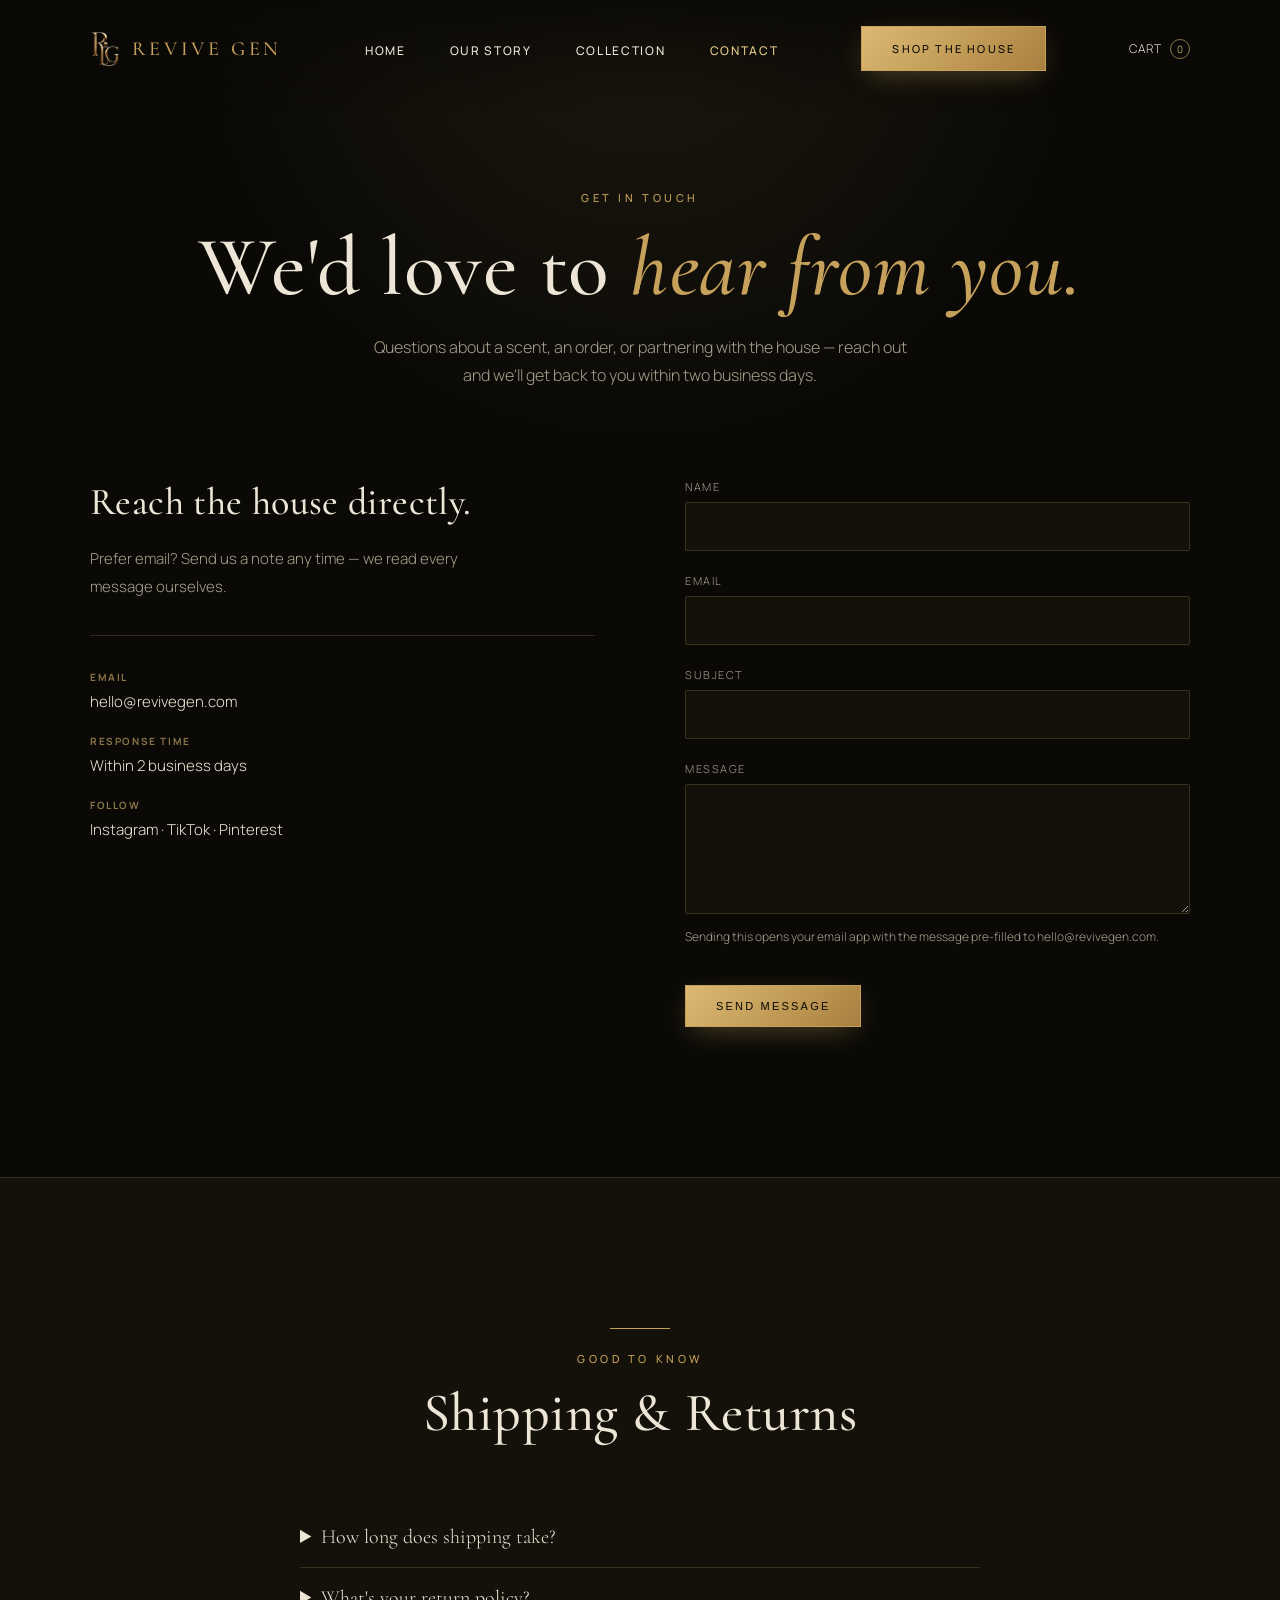
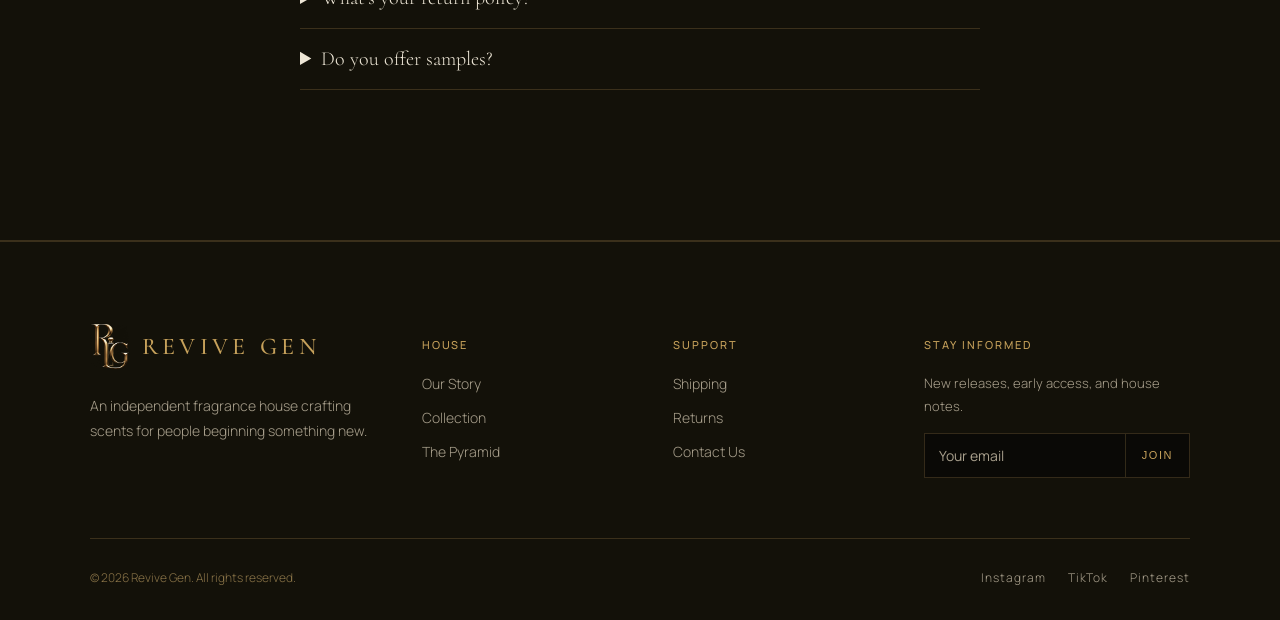
<file: contact.html>
<!DOCTYPE html>
<html lang="en">
<head>
<meta charset="UTF-8">
<meta name="viewport" content="width=device-width, initial-scale=1.0">
<title>Contact — Revive Gen</title>
<meta name="description" content="Get in touch with Revive Gen for order questions, scent inquiries, or partnerships.">
<link rel="preconnect" href="https://fonts.googleapis.com">
<link rel="preconnect" href="https://fonts.gstatic.com" crossorigin>
<link href="https://fonts.googleapis.com/css2?family=Cormorant:ital,wght@0,300;0,400;0,500;0,600;1,400;1,500&family=Manrope:wght@300;400;500;600&display=swap" rel="stylesheet">
<link rel="stylesheet" href="css/style.css">

</head>
<body>

<div class="nav-overlay" id="navOverlay"></div>
<header id="siteHeader">
  <div class="wrap">
    <nav>
      <a href="index.html" class="wordmark"><img src="images/mark-icon.png" alt=""><span class="wordmark-text">Revive Gen</span></a>
      <ul class="nav-links" id="navLinks">
        <li><a href="index.html">Home</a></li>
        <li><a href="about.html">Our Story</a></li>
        <li><a href="collection.html">Collection</a></li>
        <li><a href="contact.html" style="color:var(--gold-bright)">Contact</a></li>
      </ul>
      <a href="collection.html" class="btn nav-cta">Shop the House</a>
      <a href="cart.html" class="cart-link" aria-label="Shopping cart">Cart <span class="cart-count" id="cartCount">0</span></a>
      <button class="nav-toggle" id="navToggle" aria-label="Open menu" aria-expanded="false">
        <svg viewBox="0 0 24 24" fill="none" stroke="currentColor" stroke-width="1.5"><line x1="3" y1="7" x2="21" y2="7"/><line x1="3" y1="12" x2="21" y2="12"/><line x1="3" y1="17" x2="21" y2="17"/></svg>
      </button>
    </nav>
  </div>
</header>

<main id="top">

  <section class="page-hero">
    <div class="wrap">
      <span class="eyebrow">Get In Touch</span>
      <h1>We'd love to <em>hear from you.</em></h1>
      <p>Questions about a scent, an order, or partnering with the house &mdash; reach out and we'll get back to you within two business days.</p>
    </div>
  </section>

  <section style="padding-top:0;">
    <div class="wrap">
      <div class="contact-grid">
        <div class="contact-info">
          <h2>Reach the house directly.</h2>
          <p>Prefer email? Send us a note any time &mdash; we read every message ourselves.</p>
          <div class="contact-detail">
            <div class="row">
              <b>Email</b>
              <a href="mailto:hello@revivegen.com">hello@revivegen.com</a>
            </div>
            <div class="row">
              <b>Response Time</b>
              <span>Within 2 business days</span>
            </div>
            <div class="row">
              <b>Follow</b>
              <span><a href="#">Instagram</a> &middot; <a href="#">TikTok</a> &middot; <a href="#">Pinterest</a></span>
            </div>
          </div>
        </div>

        <form class="contact-form" id="contactForm">
          <div class="form-group">
            <label for="name">Name</label>
            <input type="text" id="name" name="name" required>
          </div>
          <div class="form-group">
            <label for="email">Email</label>
            <input type="email" id="email" name="email" required>
          </div>
          <div class="form-group">
            <label for="subject">Subject</label>
            <input type="text" id="subject" name="subject">
          </div>
          <div class="form-group">
            <label for="message">Message</label>
            <textarea id="message" name="message" required></textarea>
          </div>
          <p class="form-note">Sending this opens your email app with the message pre-filled to hello@revivegen.com.</p>
          <button type="submit" class="btn">Send Message</button>
        </form>
      </div>
    </div>
  </section>

  <section class="ritual" id="faq">
    <div class="wrap">
      <div class="section-head" style="margin-left:auto; margin-right:auto; text-align:center;">
        <div class="divider" style="margin:0 auto;"></div>
        <div class="eyebrow" style="margin-top:22px;">Good to Know</div>
        <h2>Shipping &amp; Returns</h2>
      </div>
      <div style="max-width:680px; margin:0 auto; text-align:left; display:flex; flex-direction:column; gap:18px;">
        <details style="border-bottom:1px solid var(--line); padding-bottom:18px;">
          <summary style="cursor:pointer; color:var(--cream); font-family:'Cormorant', serif; font-size:20px;">How long does shipping take?</summary>
          <p style="margin-top:12px; color:var(--cream-dim); font-size:14px; line-height:1.8;">Orders are hand-packed within 2 business days and typically arrive within 5&ndash;7 business days domestically. International timelines vary by destination.</p>
        </details>
        <details style="border-bottom:1px solid var(--line); padding-bottom:18px;">
          <summary style="cursor:pointer; color:var(--cream); font-family:'Cormorant', serif; font-size:20px;">What's your return policy?</summary>
          <p style="margin-top:12px; color:var(--cream-dim); font-size:14px; line-height:1.8;">Unopened bottles can be returned within 30 days of delivery for a full refund. Opened bottles are eligible for store credit &mdash; just email us and we'll take care of it.</p>
        </details>
        <details style="border-bottom:1px solid var(--line); padding-bottom:18px;">
          <summary style="cursor:pointer; color:var(--cream); font-family:'Cormorant', serif; font-size:20px;">Do you offer samples?</summary>
          <p style="margin-top:12px; color:var(--cream-dim); font-size:14px; line-height:1.8;">Yes &mdash; email us and we'll include a sample set with your first order, or send one on request before you commit to a full bottle.</p>
        </details>
      </div>
    </div>
  </section>

</main>

<footer id="footer">
  <div class="wrap">
    <div class="footer-top">
      <div>
        <a href="index.html" class="wordmark"><img src="images/mark-icon.png" alt=""><span class="wordmark-text">Revive Gen</span></a>
        <p>An independent fragrance house crafting scents for people beginning something new.</p>
      </div>
      <div class="footer-col">
        <h4>House</h4>
        <ul>
          <li><a href="about.html">Our Story</a></li>
          <li><a href="collection.html">Collection</a></li>
          <li><a href="collection.html#pyramid">The Pyramid</a></li>
        </ul>
      </div>
      <div class="footer-col">
        <h4>Support</h4>
        <ul>
          <li><a href="contact.html#faq">Shipping</a></li>
          <li><a href="contact.html#faq">Returns</a></li>
          <li><a href="contact.html">Contact Us</a></li>
        </ul>
      </div>
      <div class="footer-col newsletter">
        <h4>Stay Informed</h4>
        <p style="margin-top:0; margin-bottom:14px; font-size:13px;">New releases, early access, and house notes.</p>
        <form id="newsletterForm">
          <input type="email" placeholder="Your email" required aria-label="Email address">
          <button type="submit">Join</button>
        </form>
      </div>
    </div>
    <div class="footer-bottom">
      <span>&copy; 2026 Revive Gen. All rights reserved.</span>
      <div class="socials">
        <a href="#">Instagram</a>
        <a href="#">TikTok</a>
        <a href="#">Pinterest</a>
      </div>
    </div>
  </div>
</footer>

<script src="js/main.js"></script>
<script src="js/cart.js"></script>
</body>
</html>
</file>
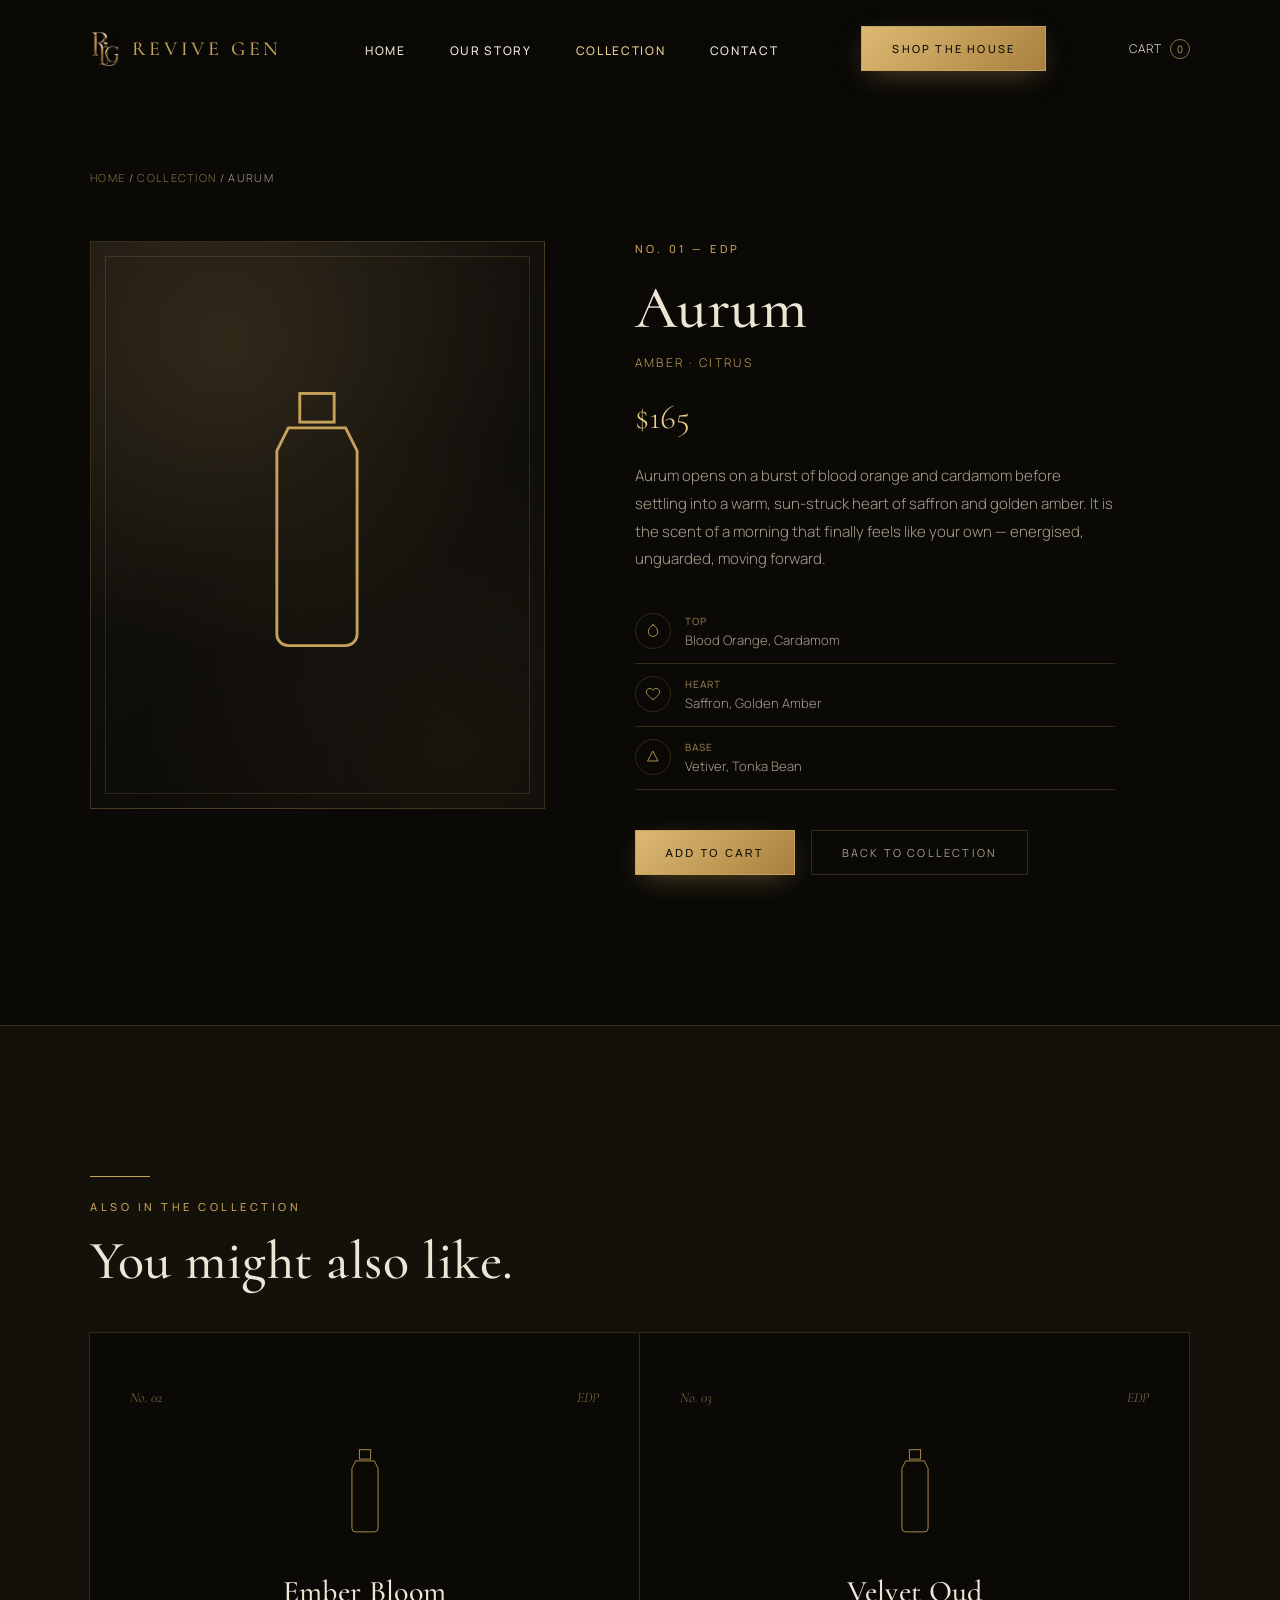
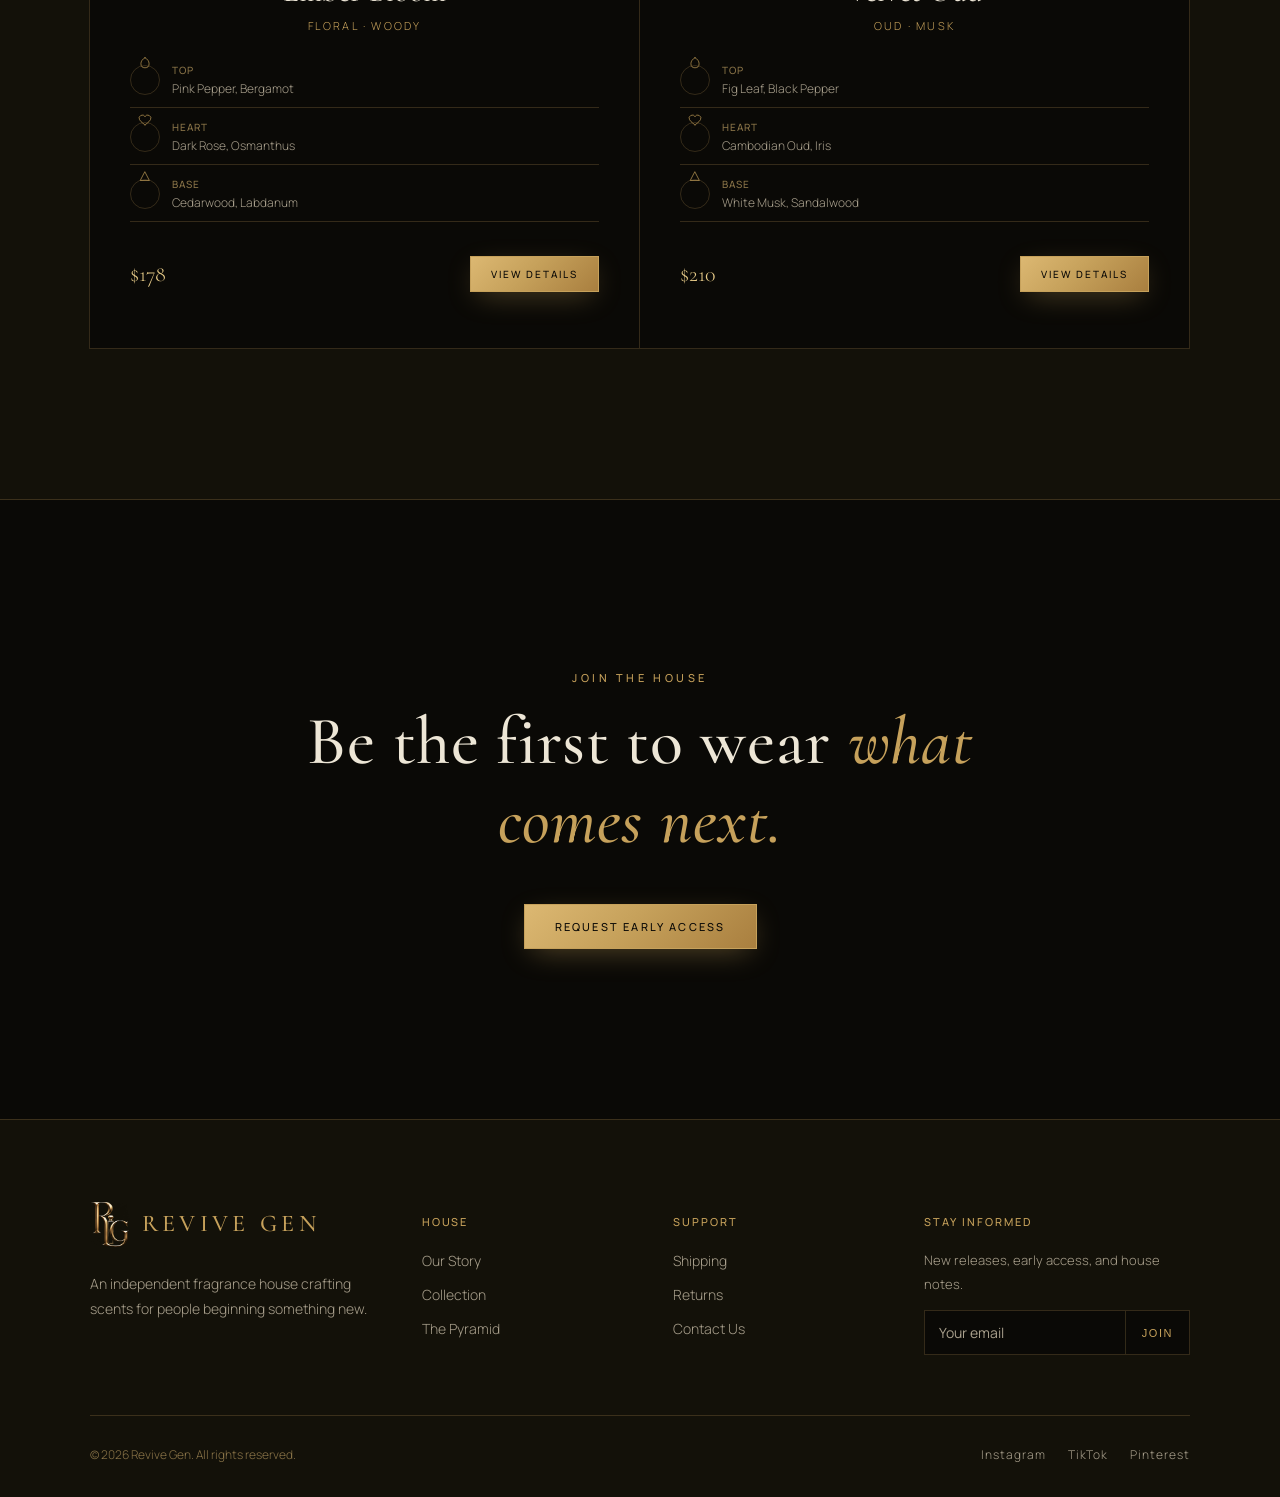
<file: product-aurum.html>
<!DOCTYPE html>
<html lang="en">
<head>
<meta charset="UTF-8">
<meta name="viewport" content="width=device-width, initial-scale=1.0">
<title>Aurum — Revive Gen</title>
<meta name="description" content="Aurum (Amber &middot; Citrus) &mdash; Aurum opens on a burst of blood orange and cardamom before settling into a warm, sun-struck heart of saffron and golden amber. It is the sce">
<link rel="preconnect" href="https://fonts.googleapis.com">
<link rel="preconnect" href="https://fonts.gstatic.com" crossorigin>
<link href="https://fonts.googleapis.com/css2?family=Cormorant:ital,wght@0,300;0,400;0,500;0,600;1,400;1,500&family=Manrope:wght@300;400;500;600&display=swap" rel="stylesheet">
<link rel="stylesheet" href="css/style.css">

</head>
<body>

<div class="nav-overlay" id="navOverlay"></div>
<header id="siteHeader">
  <div class="wrap">
    <nav>
      <a href="index.html" class="wordmark"><img src="images/mark-icon.png" alt=""><span class="wordmark-text">Revive Gen</span></a>
      <ul class="nav-links" id="navLinks">
        <li><a href="index.html">Home</a></li>
        <li><a href="about.html">Our Story</a></li>
        <li><a href="collection.html" style="color:var(--gold-bright)">Collection</a></li>
        <li><a href="contact.html">Contact</a></li>
      </ul>
      <a href="collection.html" class="btn nav-cta">Shop the House</a>
      <a href="cart.html" class="cart-link" aria-label="Shopping cart">Cart <span class="cart-count" id="cartCount">0</span></a>
      <button class="nav-toggle" id="navToggle" aria-label="Open menu" aria-expanded="false">
        <svg viewBox="0 0 24 24" fill="none" stroke="currentColor" stroke-width="1.5"><line x1="3" y1="7" x2="21" y2="7"/><line x1="3" y1="12" x2="21" y2="12"/><line x1="3" y1="17" x2="21" y2="17"/></svg>
      </button>
    </nav>
  </div>
</header>

<main id="top">
  <section style="padding-top:170px; padding-bottom:0;">
    <div class="wrap">
      <div class="breadcrumb">
        <a href="index.html">Home</a> / <a href="collection.html">Collection</a> / Aurum
      </div>
    </div>
  </section>

  <section class="product-detail" style="padding-top:30px;">
    <div class="wrap">
      <div class="product-visual">
        <svg viewBox="0 0 60 100" aria-hidden="true"><path d="M20 16 h20 l4 8 v64 a4 4 0 0 1 -4 4 h-20 a4 4 0 0 1 -4 -4 v-64 z" fill="none" stroke="#c6a15b" stroke-width="1"/><rect x="24" y="4" width="12" height="10" fill="none" stroke="#c6a15b" stroke-width="1"/></svg>
      </div>
      <div class="product-info">
        <span class="eyebrow">No. 01 &mdash; EDP</span>
        <h1>Aurum</h1>
        <div class="kind-tag">Amber &middot; Citrus</div>
        <div class="price-tag">$165</div>
        <p class="desc">Aurum opens on a burst of blood orange and cardamom before settling into a warm, sun-struck heart of saffron and golden amber. It is the scent of a morning that finally feels like your own &mdash; energised, unguarded, moving forward.</p>
        <div class="notes">
          <div class="note-line"><span class="note-icon-wrap"><svg viewBox="0 0 24 24" fill="none" stroke="currentColor" stroke-width="1.3" stroke-linecap="round" stroke-linejoin="round"><path d="M12 3c4.2 2.1 7 6 7 10.2A7 7 0 0 1 5 13.2C5 9 7.8 5.1 12 3z"/></svg></span><span class="note-text"><b>Top</b><span>Blood Orange, Cardamom</span></span></div>
          <div class="note-line"><span class="note-icon-wrap"><svg viewBox="0 0 24 24" fill="none" stroke="currentColor" stroke-width="1.3" stroke-linecap="round" stroke-linejoin="round"><path d="M12 20.2s-7.2-4.4-9.4-8.8A5 5 0 0 1 12 6.4a5 5 0 0 1 9.4 5c-2.2 4.4-9.4 8.8-9.4 8.8z"/></svg></span><span class="note-text"><b>Heart</b><span>Saffron, Golden Amber</span></span></div>
          <div class="note-line"><span class="note-icon-wrap"><svg viewBox="0 0 24 24" fill="none" stroke="currentColor" stroke-width="1.3" stroke-linecap="round" stroke-linejoin="round"><path d="M12 3.5 19.5 18h-15z"/><path d="M8.5 18h7" opacity="0"/></svg></span><span class="note-text"><b>Base</b><span>Vetiver, Tonka Bean</span></span></div>
        </div>
        <div class="btn-row">
          <button type="button" class="btn" data-add-to-cart="aurum">Add to Cart</button>
          <a href="collection.html" class="btn btn-ghost">Back to Collection</a>
        </div>
      </div>
    </div>
  </section>

  <section class="story" id="related">
    <div class="wrap" style="display:block;">
      <div class="section-head related-heading">
        <div class="divider"></div>
        <div class="eyebrow" style="margin-top:22px;">Also in the Collection</div>
        <h2>You might also like.</h2>
      </div>
      <div class="collection-grid" style="grid-template-columns: repeat(2, 1fr);">
        <a class="product product-link" href="product-ember-bloom.html">
          <div class="product-mark"><span class="product-idx">No. 02</span><span class="product-idx">EDP</span></div>
          <svg viewBox="0 0 60 100" aria-hidden="true"><path d="M20 16 h20 l4 8 v64 a4 4 0 0 1 -4 4 h-20 a4 4 0 0 1 -4 -4 v-64 z" fill="none" stroke="#c6a15b" stroke-width="1"/><rect x="24" y="4" width="12" height="10" fill="none" stroke="#c6a15b" stroke-width="1"/></svg>
          <h3>Ember Bloom</h3>
          <div class="kind">Floral &middot; Woody</div>
          <div class="notes">
            <div class="note-line"><span class="note-icon-wrap"><svg viewBox="0 0 24 24" fill="none" stroke="currentColor" stroke-width="1.3" stroke-linecap="round" stroke-linejoin="round"><path d="M12 3c4.2 2.1 7 6 7 10.2A7 7 0 0 1 5 13.2C5 9 7.8 5.1 12 3z"/></svg></span><span class="note-text"><b>Top</b><span>Pink Pepper, Bergamot</span></span></div>
            <div class="note-line"><span class="note-icon-wrap"><svg viewBox="0 0 24 24" fill="none" stroke="currentColor" stroke-width="1.3" stroke-linecap="round" stroke-linejoin="round"><path d="M12 20.2s-7.2-4.4-9.4-8.8A5 5 0 0 1 12 6.4a5 5 0 0 1 9.4 5c-2.2 4.4-9.4 8.8-9.4 8.8z"/></svg></span><span class="note-text"><b>Heart</b><span>Dark Rose, Osmanthus</span></span></div>
            <div class="note-line"><span class="note-icon-wrap"><svg viewBox="0 0 24 24" fill="none" stroke="currentColor" stroke-width="1.3" stroke-linecap="round" stroke-linejoin="round"><path d="M12 3.5 19.5 18h-15z"/><path d="M8.5 18h7" opacity="0"/></svg></span><span class="note-text"><b>Base</b><span>Cedarwood, Labdanum</span></span></div>
          </div>
          <div class="product-foot">
            <span class="price">$178</span>
            <span class="btn">View Details</span>
          </div>
        </a>
        <a class="product product-link" href="product-velvet-oud.html">
          <div class="product-mark"><span class="product-idx">No. 03</span><span class="product-idx">EDP</span></div>
          <svg viewBox="0 0 60 100" aria-hidden="true"><path d="M20 16 h20 l4 8 v64 a4 4 0 0 1 -4 4 h-20 a4 4 0 0 1 -4 -4 v-64 z" fill="none" stroke="#c6a15b" stroke-width="1"/><rect x="24" y="4" width="12" height="10" fill="none" stroke="#c6a15b" stroke-width="1"/></svg>
          <h3>Velvet Oud</h3>
          <div class="kind">Oud &middot; Musk</div>
          <div class="notes">
            <div class="note-line"><span class="note-icon-wrap"><svg viewBox="0 0 24 24" fill="none" stroke="currentColor" stroke-width="1.3" stroke-linecap="round" stroke-linejoin="round"><path d="M12 3c4.2 2.1 7 6 7 10.2A7 7 0 0 1 5 13.2C5 9 7.8 5.1 12 3z"/></svg></span><span class="note-text"><b>Top</b><span>Fig Leaf, Black Pepper</span></span></div>
            <div class="note-line"><span class="note-icon-wrap"><svg viewBox="0 0 24 24" fill="none" stroke="currentColor" stroke-width="1.3" stroke-linecap="round" stroke-linejoin="round"><path d="M12 20.2s-7.2-4.4-9.4-8.8A5 5 0 0 1 12 6.4a5 5 0 0 1 9.4 5c-2.2 4.4-9.4 8.8-9.4 8.8z"/></svg></span><span class="note-text"><b>Heart</b><span>Cambodian Oud, Iris</span></span></div>
            <div class="note-line"><span class="note-icon-wrap"><svg viewBox="0 0 24 24" fill="none" stroke="currentColor" stroke-width="1.3" stroke-linecap="round" stroke-linejoin="round"><path d="M12 3.5 19.5 18h-15z"/><path d="M8.5 18h7" opacity="0"/></svg></span><span class="note-text"><b>Base</b><span>White Musk, Sandalwood</span></span></div>
          </div>
          <div class="product-foot">
            <span class="price">$210</span>
            <span class="btn">View Details</span>
          </div>
        </a>
      </div>
    </div>
  </section>

  
  <section class="cta-band">
    <div class="wrap">
      <span class="eyebrow">Join the House</span>
      <h2>Be the first to wear <em>what comes next.</em></h2>
      <a href="contact.html" class="btn">Request Early Access</a>
    </div>
  </section>


</main>

<footer id="footer">
  <div class="wrap">
    <div class="footer-top">
      <div>
        <a href="index.html" class="wordmark"><img src="images/mark-icon.png" alt=""><span class="wordmark-text">Revive Gen</span></a>
        <p>An independent fragrance house crafting scents for people beginning something new.</p>
      </div>
      <div class="footer-col">
        <h4>House</h4>
        <ul>
          <li><a href="about.html">Our Story</a></li>
          <li><a href="collection.html">Collection</a></li>
          <li><a href="collection.html#pyramid">The Pyramid</a></li>
        </ul>
      </div>
      <div class="footer-col">
        <h4>Support</h4>
        <ul>
          <li><a href="contact.html#faq">Shipping</a></li>
          <li><a href="contact.html#faq">Returns</a></li>
          <li><a href="contact.html">Contact Us</a></li>
        </ul>
      </div>
      <div class="footer-col newsletter">
        <h4>Stay Informed</h4>
        <p style="margin-top:0; margin-bottom:14px; font-size:13px;">New releases, early access, and house notes.</p>
        <form id="newsletterForm">
          <input type="email" placeholder="Your email" required aria-label="Email address">
          <button type="submit">Join</button>
        </form>
      </div>
    </div>
    <div class="footer-bottom">
      <span>&copy; 2026 Revive Gen. All rights reserved.</span>
      <div class="socials">
        <a href="#">Instagram</a>
        <a href="#">TikTok</a>
        <a href="#">Pinterest</a>
      </div>
    </div>
  </div>
</footer>

<script src="js/main.js"></script>
<script src="js/cart.js"></script>
</body>
</html>
</file>
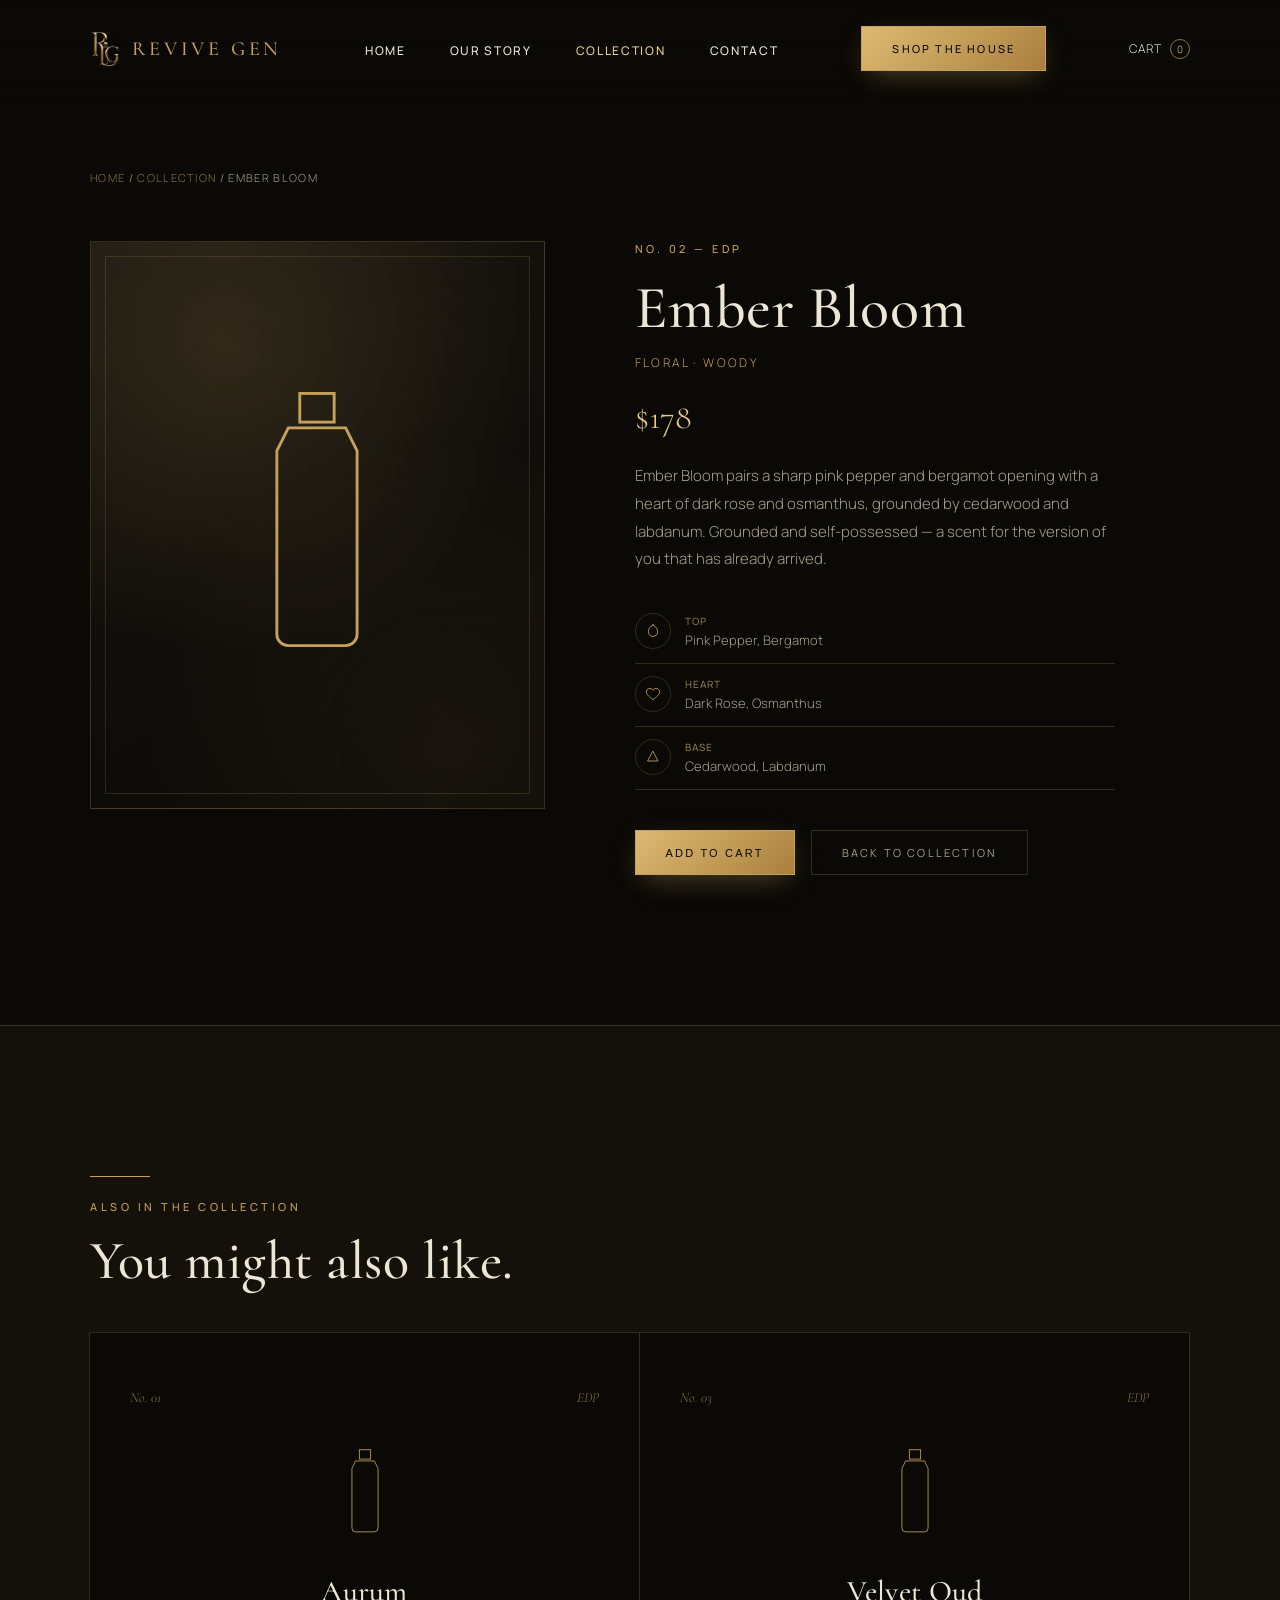
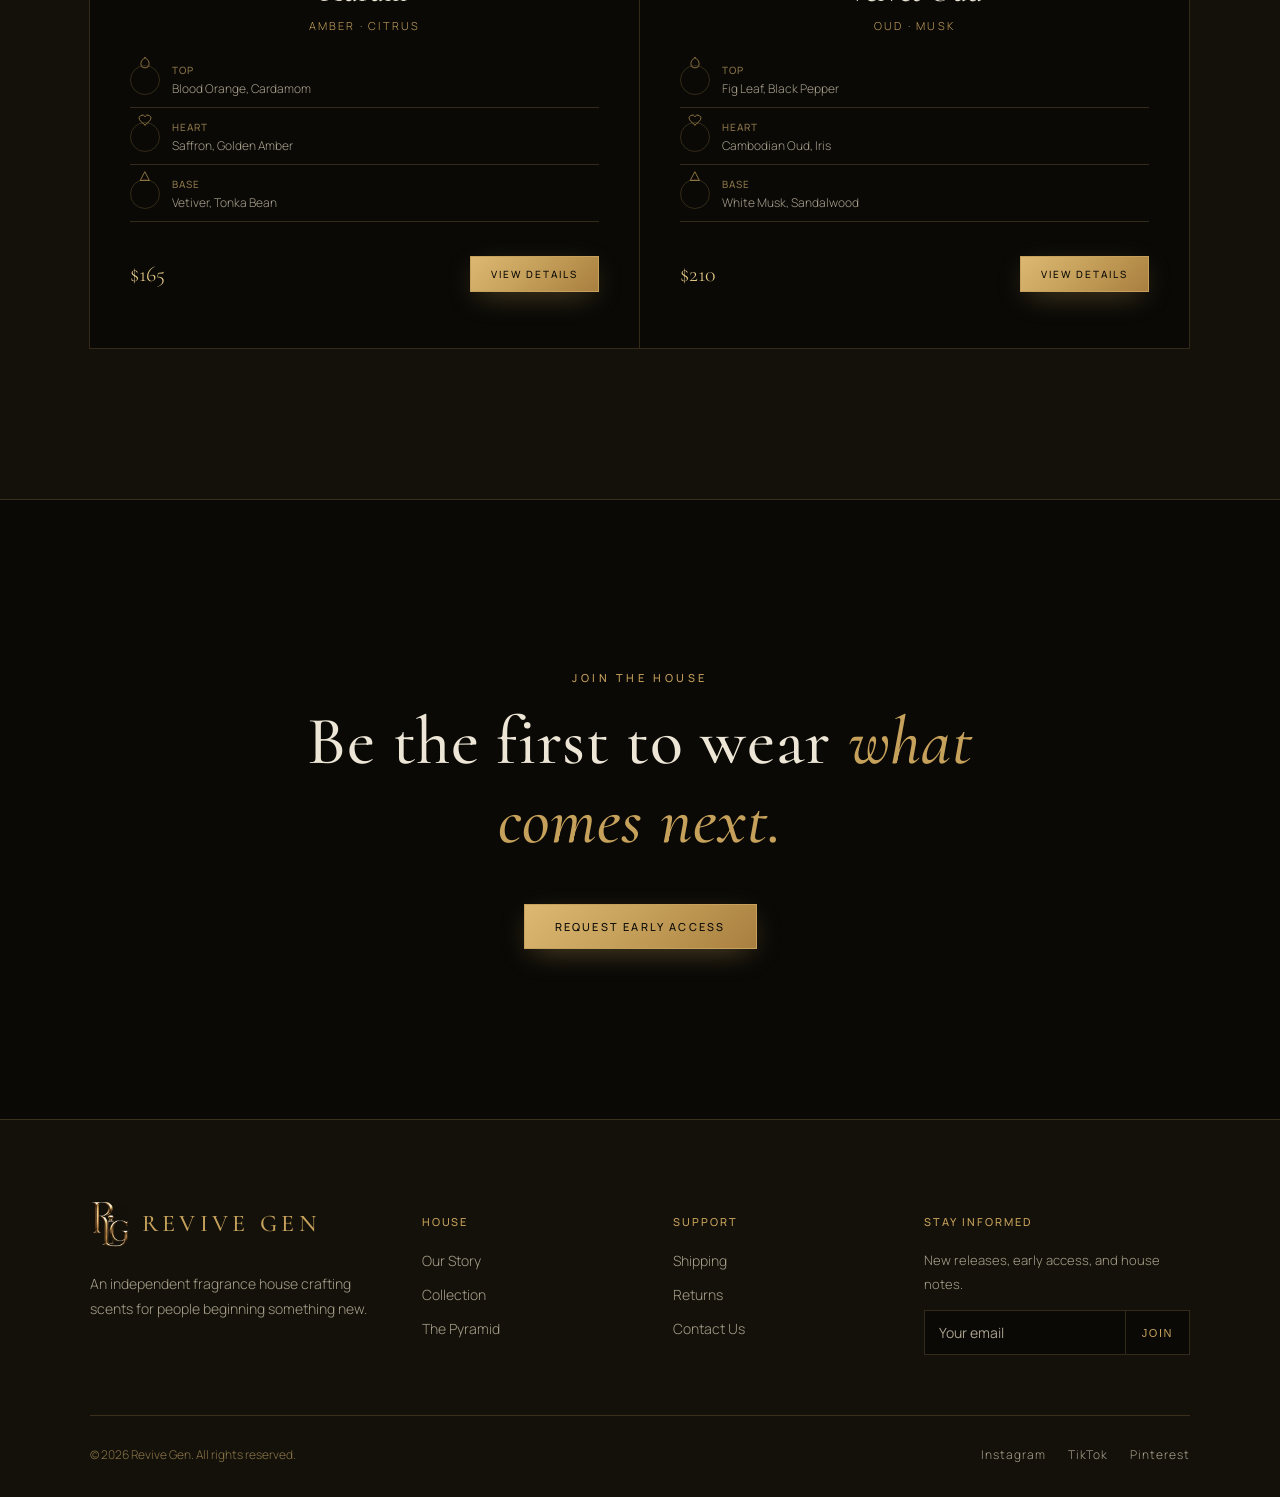
<file: product-ember-bloom.html>
<!DOCTYPE html>
<html lang="en">
<head>
<meta charset="UTF-8">
<meta name="viewport" content="width=device-width, initial-scale=1.0">
<title>Ember Bloom — Revive Gen</title>
<meta name="description" content="Ember Bloom (Floral &middot; Woody) &mdash; Ember Bloom pairs a sharp pink pepper and bergamot opening with a heart of dark rose and osmanthus, grounded by cedarwood and labdanum. Grou">
<link rel="preconnect" href="https://fonts.googleapis.com">
<link rel="preconnect" href="https://fonts.gstatic.com" crossorigin>
<link href="https://fonts.googleapis.com/css2?family=Cormorant:ital,wght@0,300;0,400;0,500;0,600;1,400;1,500&family=Manrope:wght@300;400;500;600&display=swap" rel="stylesheet">
<link rel="stylesheet" href="css/style.css">

</head>
<body>

<div class="nav-overlay" id="navOverlay"></div>
<header id="siteHeader">
  <div class="wrap">
    <nav>
      <a href="index.html" class="wordmark"><img src="images/mark-icon.png" alt=""><span class="wordmark-text">Revive Gen</span></a>
      <ul class="nav-links" id="navLinks">
        <li><a href="index.html">Home</a></li>
        <li><a href="about.html">Our Story</a></li>
        <li><a href="collection.html" style="color:var(--gold-bright)">Collection</a></li>
        <li><a href="contact.html">Contact</a></li>
      </ul>
      <a href="collection.html" class="btn nav-cta">Shop the House</a>
      <a href="cart.html" class="cart-link" aria-label="Shopping cart">Cart <span class="cart-count" id="cartCount">0</span></a>
      <button class="nav-toggle" id="navToggle" aria-label="Open menu" aria-expanded="false">
        <svg viewBox="0 0 24 24" fill="none" stroke="currentColor" stroke-width="1.5"><line x1="3" y1="7" x2="21" y2="7"/><line x1="3" y1="12" x2="21" y2="12"/><line x1="3" y1="17" x2="21" y2="17"/></svg>
      </button>
    </nav>
  </div>
</header>

<main id="top">
  <section style="padding-top:170px; padding-bottom:0;">
    <div class="wrap">
      <div class="breadcrumb">
        <a href="index.html">Home</a> / <a href="collection.html">Collection</a> / Ember Bloom
      </div>
    </div>
  </section>

  <section class="product-detail" style="padding-top:30px;">
    <div class="wrap">
      <div class="product-visual">
        <svg viewBox="0 0 60 100" aria-hidden="true"><path d="M20 16 h20 l4 8 v64 a4 4 0 0 1 -4 4 h-20 a4 4 0 0 1 -4 -4 v-64 z" fill="none" stroke="#c6a15b" stroke-width="1"/><rect x="24" y="4" width="12" height="10" fill="none" stroke="#c6a15b" stroke-width="1"/></svg>
      </div>
      <div class="product-info">
        <span class="eyebrow">No. 02 &mdash; EDP</span>
        <h1>Ember Bloom</h1>
        <div class="kind-tag">Floral &middot; Woody</div>
        <div class="price-tag">$178</div>
        <p class="desc">Ember Bloom pairs a sharp pink pepper and bergamot opening with a heart of dark rose and osmanthus, grounded by cedarwood and labdanum. Grounded and self-possessed &mdash; a scent for the version of you that has already arrived.</p>
        <div class="notes">
          <div class="note-line"><span class="note-icon-wrap"><svg viewBox="0 0 24 24" fill="none" stroke="currentColor" stroke-width="1.3" stroke-linecap="round" stroke-linejoin="round"><path d="M12 3c4.2 2.1 7 6 7 10.2A7 7 0 0 1 5 13.2C5 9 7.8 5.1 12 3z"/></svg></span><span class="note-text"><b>Top</b><span>Pink Pepper, Bergamot</span></span></div>
          <div class="note-line"><span class="note-icon-wrap"><svg viewBox="0 0 24 24" fill="none" stroke="currentColor" stroke-width="1.3" stroke-linecap="round" stroke-linejoin="round"><path d="M12 20.2s-7.2-4.4-9.4-8.8A5 5 0 0 1 12 6.4a5 5 0 0 1 9.4 5c-2.2 4.4-9.4 8.8-9.4 8.8z"/></svg></span><span class="note-text"><b>Heart</b><span>Dark Rose, Osmanthus</span></span></div>
          <div class="note-line"><span class="note-icon-wrap"><svg viewBox="0 0 24 24" fill="none" stroke="currentColor" stroke-width="1.3" stroke-linecap="round" stroke-linejoin="round"><path d="M12 3.5 19.5 18h-15z"/><path d="M8.5 18h7" opacity="0"/></svg></span><span class="note-text"><b>Base</b><span>Cedarwood, Labdanum</span></span></div>
        </div>
        <div class="btn-row">
          <button type="button" class="btn" data-add-to-cart="ember-bloom">Add to Cart</button>
          <a href="collection.html" class="btn btn-ghost">Back to Collection</a>
        </div>
      </div>
    </div>
  </section>

  <section class="story" id="related">
    <div class="wrap" style="display:block;">
      <div class="section-head related-heading">
        <div class="divider"></div>
        <div class="eyebrow" style="margin-top:22px;">Also in the Collection</div>
        <h2>You might also like.</h2>
      </div>
      <div class="collection-grid" style="grid-template-columns: repeat(2, 1fr);">
        <a class="product product-link" href="product-aurum.html">
          <div class="product-mark"><span class="product-idx">No. 01</span><span class="product-idx">EDP</span></div>
          <svg viewBox="0 0 60 100" aria-hidden="true"><path d="M20 16 h20 l4 8 v64 a4 4 0 0 1 -4 4 h-20 a4 4 0 0 1 -4 -4 v-64 z" fill="none" stroke="#c6a15b" stroke-width="1"/><rect x="24" y="4" width="12" height="10" fill="none" stroke="#c6a15b" stroke-width="1"/></svg>
          <h3>Aurum</h3>
          <div class="kind">Amber &middot; Citrus</div>
          <div class="notes">
            <div class="note-line"><span class="note-icon-wrap"><svg viewBox="0 0 24 24" fill="none" stroke="currentColor" stroke-width="1.3" stroke-linecap="round" stroke-linejoin="round"><path d="M12 3c4.2 2.1 7 6 7 10.2A7 7 0 0 1 5 13.2C5 9 7.8 5.1 12 3z"/></svg></span><span class="note-text"><b>Top</b><span>Blood Orange, Cardamom</span></span></div>
            <div class="note-line"><span class="note-icon-wrap"><svg viewBox="0 0 24 24" fill="none" stroke="currentColor" stroke-width="1.3" stroke-linecap="round" stroke-linejoin="round"><path d="M12 20.2s-7.2-4.4-9.4-8.8A5 5 0 0 1 12 6.4a5 5 0 0 1 9.4 5c-2.2 4.4-9.4 8.8-9.4 8.8z"/></svg></span><span class="note-text"><b>Heart</b><span>Saffron, Golden Amber</span></span></div>
            <div class="note-line"><span class="note-icon-wrap"><svg viewBox="0 0 24 24" fill="none" stroke="currentColor" stroke-width="1.3" stroke-linecap="round" stroke-linejoin="round"><path d="M12 3.5 19.5 18h-15z"/><path d="M8.5 18h7" opacity="0"/></svg></span><span class="note-text"><b>Base</b><span>Vetiver, Tonka Bean</span></span></div>
          </div>
          <div class="product-foot">
            <span class="price">$165</span>
            <span class="btn">View Details</span>
          </div>
        </a>
        <a class="product product-link" href="product-velvet-oud.html">
          <div class="product-mark"><span class="product-idx">No. 03</span><span class="product-idx">EDP</span></div>
          <svg viewBox="0 0 60 100" aria-hidden="true"><path d="M20 16 h20 l4 8 v64 a4 4 0 0 1 -4 4 h-20 a4 4 0 0 1 -4 -4 v-64 z" fill="none" stroke="#c6a15b" stroke-width="1"/><rect x="24" y="4" width="12" height="10" fill="none" stroke="#c6a15b" stroke-width="1"/></svg>
          <h3>Velvet Oud</h3>
          <div class="kind">Oud &middot; Musk</div>
          <div class="notes">
            <div class="note-line"><span class="note-icon-wrap"><svg viewBox="0 0 24 24" fill="none" stroke="currentColor" stroke-width="1.3" stroke-linecap="round" stroke-linejoin="round"><path d="M12 3c4.2 2.1 7 6 7 10.2A7 7 0 0 1 5 13.2C5 9 7.8 5.1 12 3z"/></svg></span><span class="note-text"><b>Top</b><span>Fig Leaf, Black Pepper</span></span></div>
            <div class="note-line"><span class="note-icon-wrap"><svg viewBox="0 0 24 24" fill="none" stroke="currentColor" stroke-width="1.3" stroke-linecap="round" stroke-linejoin="round"><path d="M12 20.2s-7.2-4.4-9.4-8.8A5 5 0 0 1 12 6.4a5 5 0 0 1 9.4 5c-2.2 4.4-9.4 8.8-9.4 8.8z"/></svg></span><span class="note-text"><b>Heart</b><span>Cambodian Oud, Iris</span></span></div>
            <div class="note-line"><span class="note-icon-wrap"><svg viewBox="0 0 24 24" fill="none" stroke="currentColor" stroke-width="1.3" stroke-linecap="round" stroke-linejoin="round"><path d="M12 3.5 19.5 18h-15z"/><path d="M8.5 18h7" opacity="0"/></svg></span><span class="note-text"><b>Base</b><span>White Musk, Sandalwood</span></span></div>
          </div>
          <div class="product-foot">
            <span class="price">$210</span>
            <span class="btn">View Details</span>
          </div>
        </a>
      </div>
    </div>
  </section>

  
  <section class="cta-band">
    <div class="wrap">
      <span class="eyebrow">Join the House</span>
      <h2>Be the first to wear <em>what comes next.</em></h2>
      <a href="contact.html" class="btn">Request Early Access</a>
    </div>
  </section>


</main>

<footer id="footer">
  <div class="wrap">
    <div class="footer-top">
      <div>
        <a href="index.html" class="wordmark"><img src="images/mark-icon.png" alt=""><span class="wordmark-text">Revive Gen</span></a>
        <p>An independent fragrance house crafting scents for people beginning something new.</p>
      </div>
      <div class="footer-col">
        <h4>House</h4>
        <ul>
          <li><a href="about.html">Our Story</a></li>
          <li><a href="collection.html">Collection</a></li>
          <li><a href="collection.html#pyramid">The Pyramid</a></li>
        </ul>
      </div>
      <div class="footer-col">
        <h4>Support</h4>
        <ul>
          <li><a href="contact.html#faq">Shipping</a></li>
          <li><a href="contact.html#faq">Returns</a></li>
          <li><a href="contact.html">Contact Us</a></li>
        </ul>
      </div>
      <div class="footer-col newsletter">
        <h4>Stay Informed</h4>
        <p style="margin-top:0; margin-bottom:14px; font-size:13px;">New releases, early access, and house notes.</p>
        <form id="newsletterForm">
          <input type="email" placeholder="Your email" required aria-label="Email address">
          <button type="submit">Join</button>
        </form>
      </div>
    </div>
    <div class="footer-bottom">
      <span>&copy; 2026 Revive Gen. All rights reserved.</span>
      <div class="socials">
        <a href="#">Instagram</a>
        <a href="#">TikTok</a>
        <a href="#">Pinterest</a>
      </div>
    </div>
  </div>
</footer>

<script src="js/main.js"></script>
<script src="js/cart.js"></script>
</body>
</html>
</file>
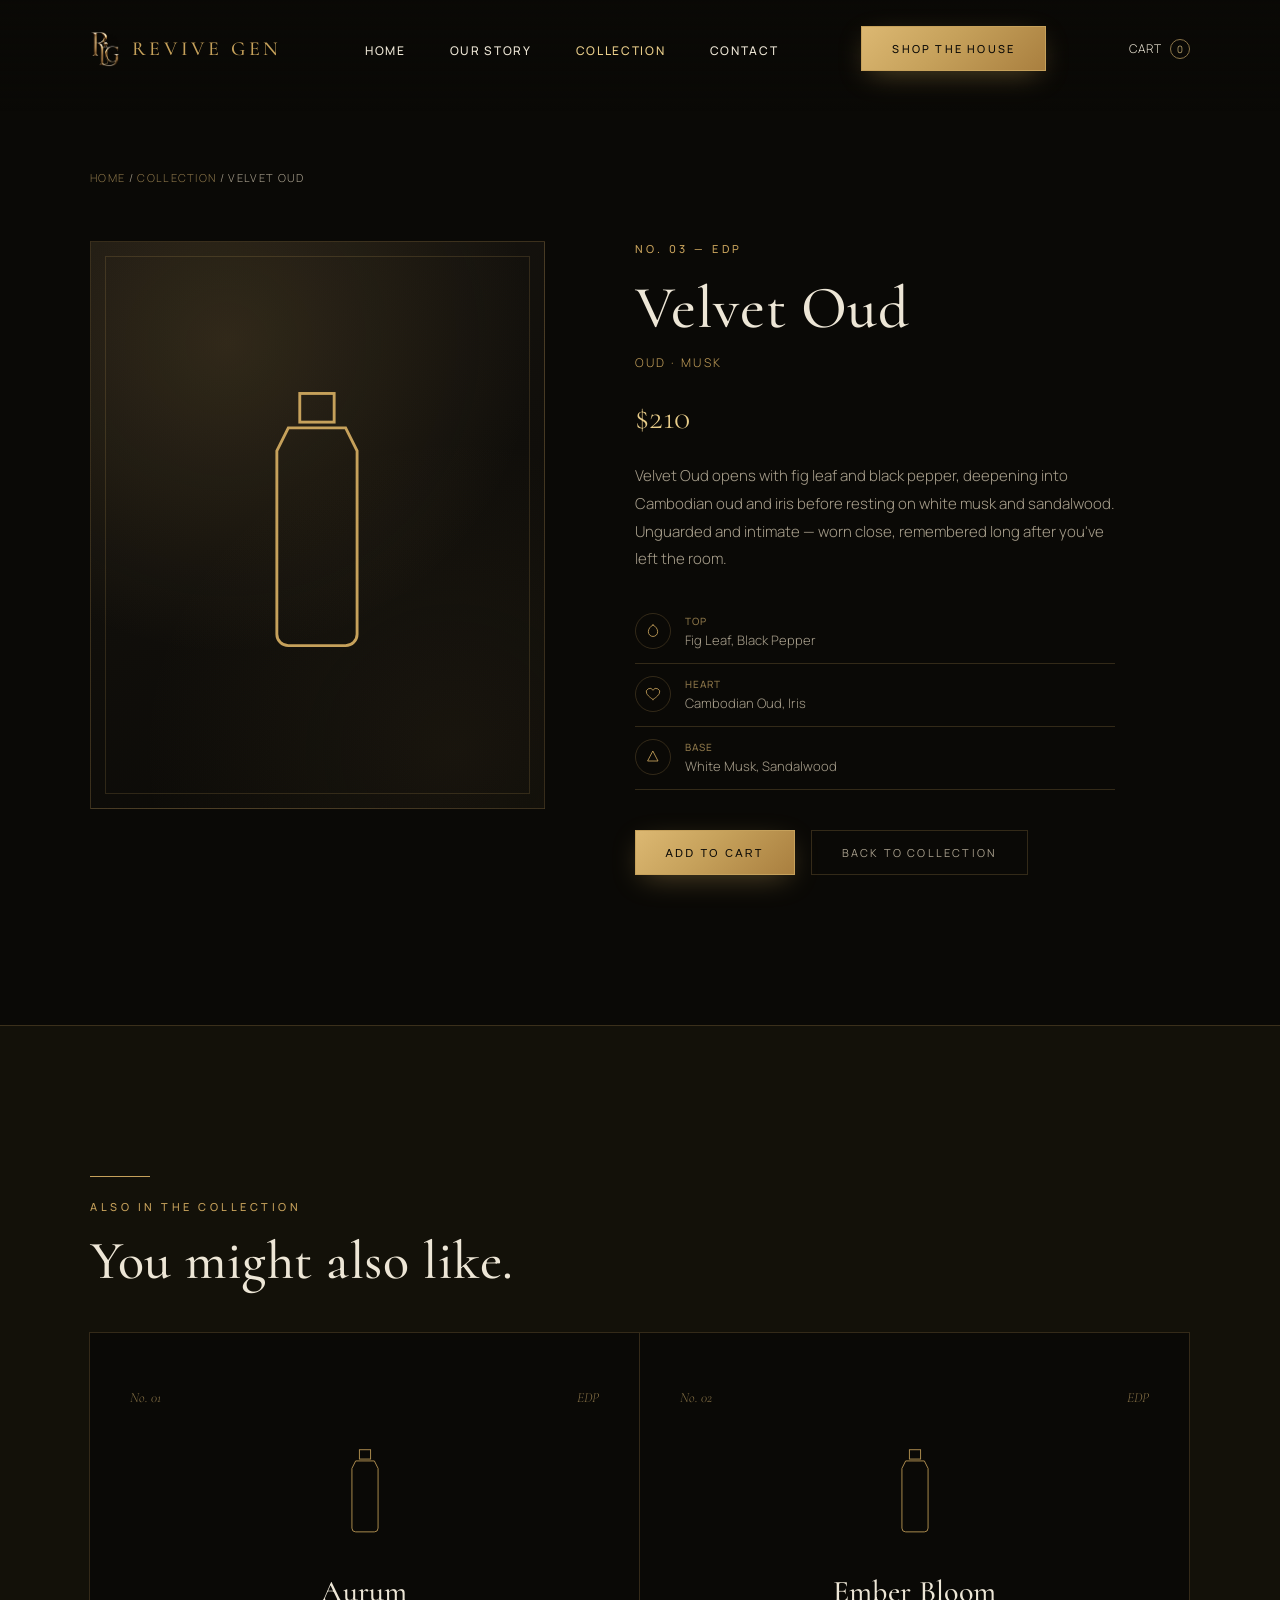
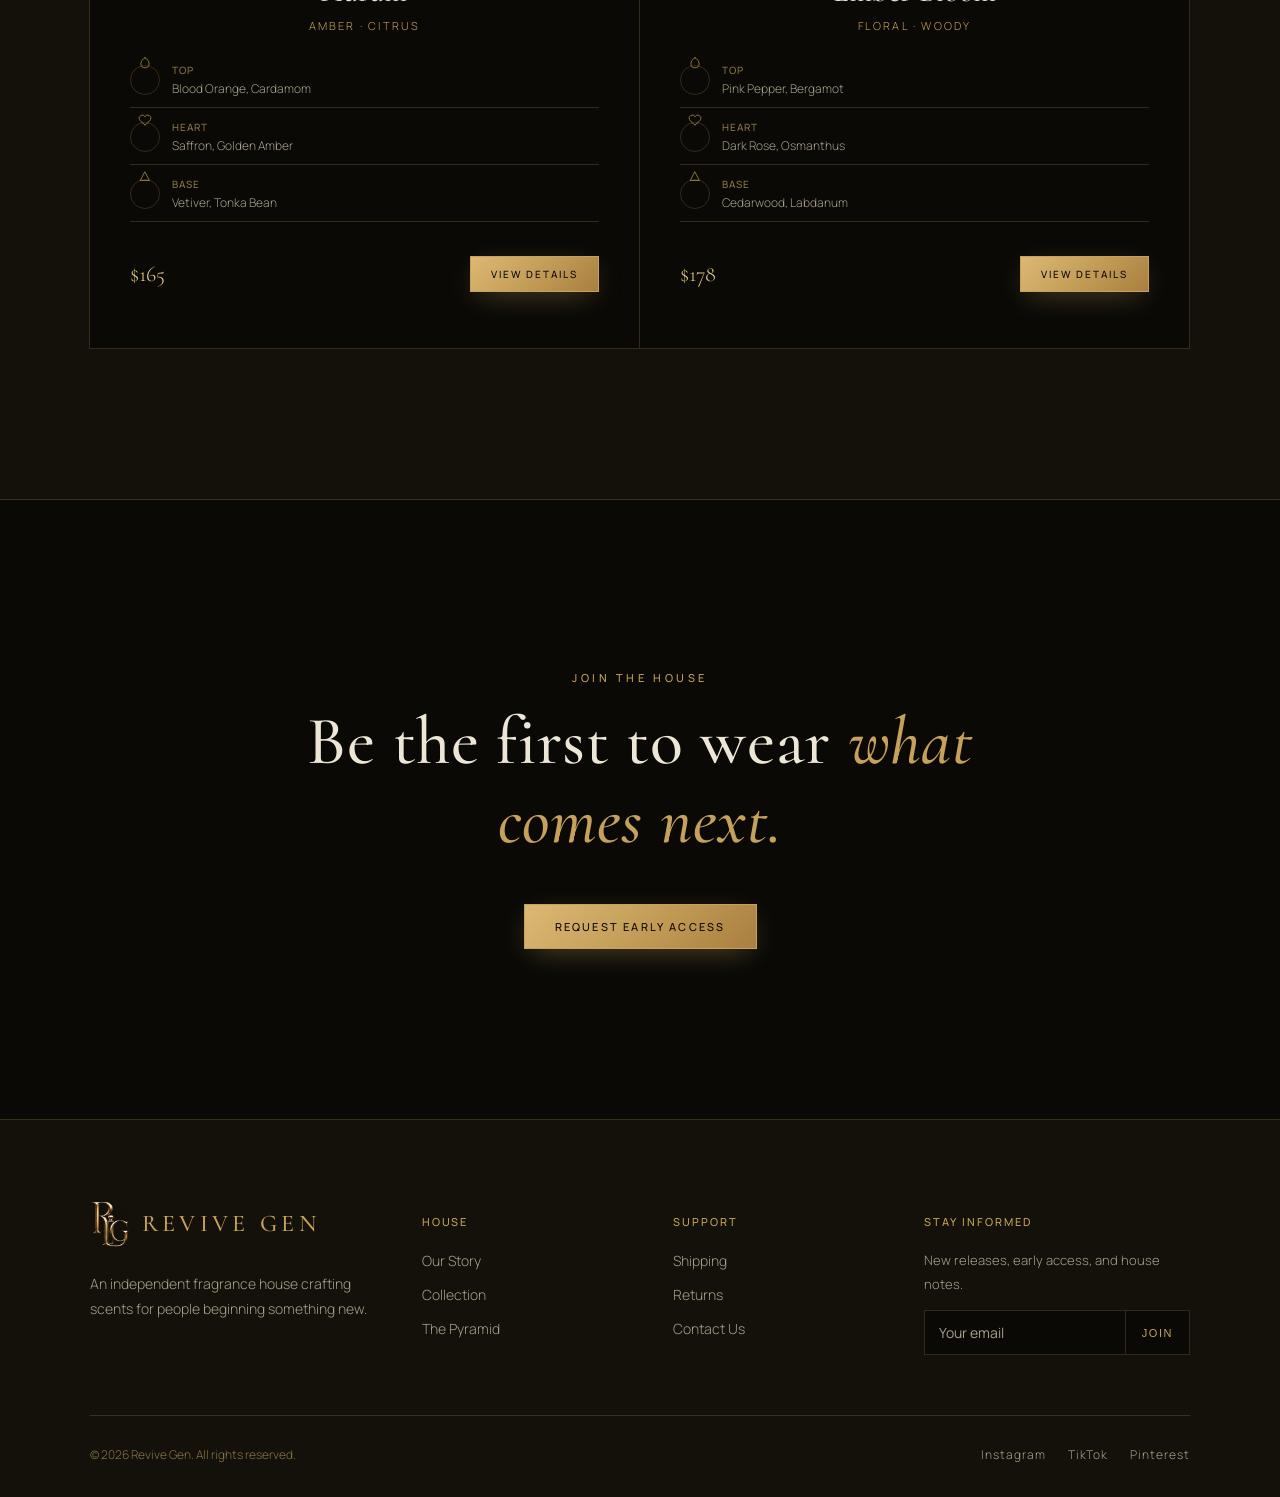
<file: product-velvet-oud.html>
<!DOCTYPE html>
<html lang="en">
<head>
<meta charset="UTF-8">
<meta name="viewport" content="width=device-width, initial-scale=1.0">
<title>Velvet Oud — Revive Gen</title>
<meta name="description" content="Velvet Oud (Oud &middot; Musk) &mdash; Velvet Oud opens with fig leaf and black pepper, deepening into Cambodian oud and iris before resting on white musk and sandalwood. Unguarde">
<link rel="preconnect" href="https://fonts.googleapis.com">
<link rel="preconnect" href="https://fonts.gstatic.com" crossorigin>
<link href="https://fonts.googleapis.com/css2?family=Cormorant:ital,wght@0,300;0,400;0,500;0,600;1,400;1,500&family=Manrope:wght@300;400;500;600&display=swap" rel="stylesheet">
<link rel="stylesheet" href="css/style.css">

</head>
<body>

<div class="nav-overlay" id="navOverlay"></div>
<header id="siteHeader">
  <div class="wrap">
    <nav>
      <a href="index.html" class="wordmark"><img src="images/mark-icon.png" alt=""><span class="wordmark-text">Revive Gen</span></a>
      <ul class="nav-links" id="navLinks">
        <li><a href="index.html">Home</a></li>
        <li><a href="about.html">Our Story</a></li>
        <li><a href="collection.html" style="color:var(--gold-bright)">Collection</a></li>
        <li><a href="contact.html">Contact</a></li>
      </ul>
      <a href="collection.html" class="btn nav-cta">Shop the House</a>
      <a href="cart.html" class="cart-link" aria-label="Shopping cart">Cart <span class="cart-count" id="cartCount">0</span></a>
      <button class="nav-toggle" id="navToggle" aria-label="Open menu" aria-expanded="false">
        <svg viewBox="0 0 24 24" fill="none" stroke="currentColor" stroke-width="1.5"><line x1="3" y1="7" x2="21" y2="7"/><line x1="3" y1="12" x2="21" y2="12"/><line x1="3" y1="17" x2="21" y2="17"/></svg>
      </button>
    </nav>
  </div>
</header>

<main id="top">
  <section style="padding-top:170px; padding-bottom:0;">
    <div class="wrap">
      <div class="breadcrumb">
        <a href="index.html">Home</a> / <a href="collection.html">Collection</a> / Velvet Oud
      </div>
    </div>
  </section>

  <section class="product-detail" style="padding-top:30px;">
    <div class="wrap">
      <div class="product-visual">
        <svg viewBox="0 0 60 100" aria-hidden="true"><path d="M20 16 h20 l4 8 v64 a4 4 0 0 1 -4 4 h-20 a4 4 0 0 1 -4 -4 v-64 z" fill="none" stroke="#c6a15b" stroke-width="1"/><rect x="24" y="4" width="12" height="10" fill="none" stroke="#c6a15b" stroke-width="1"/></svg>
      </div>
      <div class="product-info">
        <span class="eyebrow">No. 03 &mdash; EDP</span>
        <h1>Velvet Oud</h1>
        <div class="kind-tag">Oud &middot; Musk</div>
        <div class="price-tag">$210</div>
        <p class="desc">Velvet Oud opens with fig leaf and black pepper, deepening into Cambodian oud and iris before resting on white musk and sandalwood. Unguarded and intimate &mdash; worn close, remembered long after you've left the room.</p>
        <div class="notes">
          <div class="note-line"><span class="note-icon-wrap"><svg viewBox="0 0 24 24" fill="none" stroke="currentColor" stroke-width="1.3" stroke-linecap="round" stroke-linejoin="round"><path d="M12 3c4.2 2.1 7 6 7 10.2A7 7 0 0 1 5 13.2C5 9 7.8 5.1 12 3z"/></svg></span><span class="note-text"><b>Top</b><span>Fig Leaf, Black Pepper</span></span></div>
          <div class="note-line"><span class="note-icon-wrap"><svg viewBox="0 0 24 24" fill="none" stroke="currentColor" stroke-width="1.3" stroke-linecap="round" stroke-linejoin="round"><path d="M12 20.2s-7.2-4.4-9.4-8.8A5 5 0 0 1 12 6.4a5 5 0 0 1 9.4 5c-2.2 4.4-9.4 8.8-9.4 8.8z"/></svg></span><span class="note-text"><b>Heart</b><span>Cambodian Oud, Iris</span></span></div>
          <div class="note-line"><span class="note-icon-wrap"><svg viewBox="0 0 24 24" fill="none" stroke="currentColor" stroke-width="1.3" stroke-linecap="round" stroke-linejoin="round"><path d="M12 3.5 19.5 18h-15z"/><path d="M8.5 18h7" opacity="0"/></svg></span><span class="note-text"><b>Base</b><span>White Musk, Sandalwood</span></span></div>
        </div>
        <div class="btn-row">
          <button type="button" class="btn" data-add-to-cart="velvet-oud">Add to Cart</button>
          <a href="collection.html" class="btn btn-ghost">Back to Collection</a>
        </div>
      </div>
    </div>
  </section>

  <section class="story" id="related">
    <div class="wrap" style="display:block;">
      <div class="section-head related-heading">
        <div class="divider"></div>
        <div class="eyebrow" style="margin-top:22px;">Also in the Collection</div>
        <h2>You might also like.</h2>
      </div>
      <div class="collection-grid" style="grid-template-columns: repeat(2, 1fr);">
        <a class="product product-link" href="product-aurum.html">
          <div class="product-mark"><span class="product-idx">No. 01</span><span class="product-idx">EDP</span></div>
          <svg viewBox="0 0 60 100" aria-hidden="true"><path d="M20 16 h20 l4 8 v64 a4 4 0 0 1 -4 4 h-20 a4 4 0 0 1 -4 -4 v-64 z" fill="none" stroke="#c6a15b" stroke-width="1"/><rect x="24" y="4" width="12" height="10" fill="none" stroke="#c6a15b" stroke-width="1"/></svg>
          <h3>Aurum</h3>
          <div class="kind">Amber &middot; Citrus</div>
          <div class="notes">
            <div class="note-line"><span class="note-icon-wrap"><svg viewBox="0 0 24 24" fill="none" stroke="currentColor" stroke-width="1.3" stroke-linecap="round" stroke-linejoin="round"><path d="M12 3c4.2 2.1 7 6 7 10.2A7 7 0 0 1 5 13.2C5 9 7.8 5.1 12 3z"/></svg></span><span class="note-text"><b>Top</b><span>Blood Orange, Cardamom</span></span></div>
            <div class="note-line"><span class="note-icon-wrap"><svg viewBox="0 0 24 24" fill="none" stroke="currentColor" stroke-width="1.3" stroke-linecap="round" stroke-linejoin="round"><path d="M12 20.2s-7.2-4.4-9.4-8.8A5 5 0 0 1 12 6.4a5 5 0 0 1 9.4 5c-2.2 4.4-9.4 8.8-9.4 8.8z"/></svg></span><span class="note-text"><b>Heart</b><span>Saffron, Golden Amber</span></span></div>
            <div class="note-line"><span class="note-icon-wrap"><svg viewBox="0 0 24 24" fill="none" stroke="currentColor" stroke-width="1.3" stroke-linecap="round" stroke-linejoin="round"><path d="M12 3.5 19.5 18h-15z"/><path d="M8.5 18h7" opacity="0"/></svg></span><span class="note-text"><b>Base</b><span>Vetiver, Tonka Bean</span></span></div>
          </div>
          <div class="product-foot">
            <span class="price">$165</span>
            <span class="btn">View Details</span>
          </div>
        </a>
        <a class="product product-link" href="product-ember-bloom.html">
          <div class="product-mark"><span class="product-idx">No. 02</span><span class="product-idx">EDP</span></div>
          <svg viewBox="0 0 60 100" aria-hidden="true"><path d="M20 16 h20 l4 8 v64 a4 4 0 0 1 -4 4 h-20 a4 4 0 0 1 -4 -4 v-64 z" fill="none" stroke="#c6a15b" stroke-width="1"/><rect x="24" y="4" width="12" height="10" fill="none" stroke="#c6a15b" stroke-width="1"/></svg>
          <h3>Ember Bloom</h3>
          <div class="kind">Floral &middot; Woody</div>
          <div class="notes">
            <div class="note-line"><span class="note-icon-wrap"><svg viewBox="0 0 24 24" fill="none" stroke="currentColor" stroke-width="1.3" stroke-linecap="round" stroke-linejoin="round"><path d="M12 3c4.2 2.1 7 6 7 10.2A7 7 0 0 1 5 13.2C5 9 7.8 5.1 12 3z"/></svg></span><span class="note-text"><b>Top</b><span>Pink Pepper, Bergamot</span></span></div>
            <div class="note-line"><span class="note-icon-wrap"><svg viewBox="0 0 24 24" fill="none" stroke="currentColor" stroke-width="1.3" stroke-linecap="round" stroke-linejoin="round"><path d="M12 20.2s-7.2-4.4-9.4-8.8A5 5 0 0 1 12 6.4a5 5 0 0 1 9.4 5c-2.2 4.4-9.4 8.8-9.4 8.8z"/></svg></span><span class="note-text"><b>Heart</b><span>Dark Rose, Osmanthus</span></span></div>
            <div class="note-line"><span class="note-icon-wrap"><svg viewBox="0 0 24 24" fill="none" stroke="currentColor" stroke-width="1.3" stroke-linecap="round" stroke-linejoin="round"><path d="M12 3.5 19.5 18h-15z"/><path d="M8.5 18h7" opacity="0"/></svg></span><span class="note-text"><b>Base</b><span>Cedarwood, Labdanum</span></span></div>
          </div>
          <div class="product-foot">
            <span class="price">$178</span>
            <span class="btn">View Details</span>
          </div>
        </a>
      </div>
    </div>
  </section>

  
  <section class="cta-band">
    <div class="wrap">
      <span class="eyebrow">Join the House</span>
      <h2>Be the first to wear <em>what comes next.</em></h2>
      <a href="contact.html" class="btn">Request Early Access</a>
    </div>
  </section>


</main>

<footer id="footer">
  <div class="wrap">
    <div class="footer-top">
      <div>
        <a href="index.html" class="wordmark"><img src="images/mark-icon.png" alt=""><span class="wordmark-text">Revive Gen</span></a>
        <p>An independent fragrance house crafting scents for people beginning something new.</p>
      </div>
      <div class="footer-col">
        <h4>House</h4>
        <ul>
          <li><a href="about.html">Our Story</a></li>
          <li><a href="collection.html">Collection</a></li>
          <li><a href="collection.html#pyramid">The Pyramid</a></li>
        </ul>
      </div>
      <div class="footer-col">
        <h4>Support</h4>
        <ul>
          <li><a href="contact.html#faq">Shipping</a></li>
          <li><a href="contact.html#faq">Returns</a></li>
          <li><a href="contact.html">Contact Us</a></li>
        </ul>
      </div>
      <div class="footer-col newsletter">
        <h4>Stay Informed</h4>
        <p style="margin-top:0; margin-bottom:14px; font-size:13px;">New releases, early access, and house notes.</p>
        <form id="newsletterForm">
          <input type="email" placeholder="Your email" required aria-label="Email address">
          <button type="submit">Join</button>
        </form>
      </div>
    </div>
    <div class="footer-bottom">
      <span>&copy; 2026 Revive Gen. All rights reserved.</span>
      <div class="socials">
        <a href="#">Instagram</a>
        <a href="#">TikTok</a>
        <a href="#">Pinterest</a>
      </div>
    </div>
  </div>
</footer>

<script src="js/main.js"></script>
<script src="js/cart.js"></script>
</body>
</html>
</file>
<file: css/style.css>
:root{
    --black: #0a0906;
    --black-2: #131109;
    --black-3: #1c1810;
    --charcoal: #17140f;
    --gold: #c6a15b;
    --gold-bright: #e9cd8a;
    --gold-dim: #8a7448;
    --gold-gradient: linear-gradient(135deg, #dcb872 0%, #c6a15b 45%, #a97f3f 100%);
    --gold-glow: 0 8px 30px -8px rgba(198,161,91,0.45);
    --cream: #ede6d6;
    --cream-dim: #a89f8c;
    --line: rgba(198,161,91,0.22);
    --radius: 2px;
  }

  *{ box-sizing: border-box; }
  html{ scroll-behavior: smooth; }
  body{
    margin:0;
    background: var(--black);
    color: var(--cream);
    font-family: 'Manrope', sans-serif;
    font-weight: 300;
    -webkit-font-smoothing: antialiased;
    overflow-x: hidden;
  }

  /* ---------- SCROLL REVEAL ---------- */
  .reveal, .reveal-item{
    opacity: 0;
    transform: translateY(28px);
    transition: opacity .8s cubic-bezier(.22,.61,.36,1), transform .8s cubic-bezier(.22,.61,.36,1);
  }
  .reveal.is-visible, .reveal-item.is-visible{
    opacity: 1;
    transform: translateY(0);
  }
  .reveal-stagger .reveal-item:nth-child(1){ transition-delay: 0s; }
  .reveal-stagger .reveal-item:nth-child(2){ transition-delay: .12s; }
  .reveal-stagger .reveal-item:nth-child(3){ transition-delay: .24s; }
  .reveal-stagger .reveal-item:nth-child(4){ transition-delay: .36s; }
  @media (prefers-reduced-motion: reduce){
    .reveal, .reveal-item{ opacity:1; transform:none; transition:none; }
  }

  /* ---------- PAGE TRANSITIONS ---------- */
  body{
    animation: page-fade-in .6s cubic-bezier(.22,.61,.36,1) both;
  }
  @keyframes page-fade-in{
    from{ opacity: 0; transform: translateY(14px); }
    to{ opacity: 1; transform: translateY(0); }
  }
  html.page-leaving body{
    animation: none;
    transition: opacity .45s cubic-bezier(.45,0,.55,1), transform .45s cubic-bezier(.45,0,.55,1);
    opacity: 0;
    transform: translateY(-10px);
  }

  h1,h2,h3,.serif{
    font-family: 'Cormorant', serif;
    font-weight: 500;
    letter-spacing: 0.01em;
    margin: 0;
  }

  a{ color: inherit; text-decoration: none; }
  img{ max-width:100%; display:block; }

  ::selection{ background: var(--gold); color: var(--black); }

  a:focus-visible,
  button:focus-visible,
  input:focus-visible{
    outline: 1px solid var(--gold-bright);
    outline-offset: 3px;
  }

  .wrap{
    max-width: 1180px;
    margin: 0 auto;
    padding: 0 40px;
  }

  .eyebrow{
    font-family: 'Manrope', sans-serif;
    font-size: 11px;
    letter-spacing: 0.32em;
    text-transform: uppercase;
    color: var(--gold);
    font-weight: 500;
  }

  /* ---------- NAV ---------- */
  header{
    position: fixed;
    top:0; left:0; right:0;
    z-index: 100;
    background: linear-gradient(to bottom, rgba(10,9,6,0.92), rgba(10,9,6,0));
    padding: 26px 0 40px;
    transition: background .4s ease, padding .4s ease;
  }
  header.scrolled{
    background: rgba(10,9,6,0.92);
    backdrop-filter: blur(10px);
    padding: 18px 0;
    border-bottom: 1px solid var(--line);
  }
  nav{
    display:flex;
    align-items:center;
    justify-content:space-between;
  }
  .wordmark{
    font-family:'Cormorant', serif;
    font-size: 20px;
    letter-spacing: 0.18em;
    text-transform: uppercase;
    font-weight: 500;
    color: var(--gold-bright);
    display: inline-flex;
    align-items: center;
    gap: 12px;
  }
  .wordmark span{ color: var(--gold); }
  .wordmark img{
    height: 36px;
    width: auto;
    display: block;
  }
  .footer-top .wordmark{ font-size: 24px; }
  .footer-top .wordmark img{ height: 48px; }
  @media (max-width: 600px){
    header .wordmark-text{ display:none; }
    header .wordmark{ gap:0; }
  }
  .nav-links{
    display:flex;
    gap: 44px;
    list-style:none;
    margin:0; padding:0;
  }
  .nav-links a{
    font-size: 12px;
    letter-spacing: 0.14em;
    text-transform: uppercase;
    color: var(--cream);
    font-weight: 500;
    transition: color .3s ease;
    position: relative;
  }
  .nav-links a:hover{ color: var(--gold-bright); }
  .nav-links a::after{
    content:'';
    position:absolute;
    left:0; bottom:-6px;
    width:0; height:1px;
    background: var(--gold);
    transition: width .3s ease;
  }
  .nav-links a:hover::after{ width:100%; }

  .btn{
    display:inline-flex;
    align-items:center;
    gap:10px;
    padding: 14px 30px;
    border: 1px solid var(--gold);
    color: var(--black);
    font-size: 11px;
    letter-spacing: 0.2em;
    text-transform: uppercase;
    font-weight: 500;
    background: var(--gold-gradient);
    box-shadow: var(--gold-glow);
    cursor:pointer;
    transition: transform .35s ease, box-shadow .35s ease, filter .35s ease;
  }
  .btn:hover{
    filter: brightness(1.1);
    transform: translateY(-2px);
    box-shadow: 0 14px 34px -10px rgba(198,161,91,0.6);
  }
  .btn-ghost{
    border-color: var(--line);
    color: var(--cream-dim);
    background: transparent;
    box-shadow: none;
    font-weight: 400;
  }
  .btn-ghost:hover{
    border-color: var(--gold);
    background: rgba(198,161,91,0.08);
    color: var(--gold-bright);
    transform: translateY(-2px);
    box-shadow: none;
  }

  .nav-cta{ display:block; }
  @media (max-width: 860px){
    .nav-links{ display:none; }
  }

  /* ---------- HERO ---------- */
  .hero{
    position: relative;
    min-height: 100vh;
    display:flex;
    align-items:center;
    justify-content:center;
    text-align:center;
    padding-top: 80px;
    overflow:hidden;
  }
  .hero::before{
    content:'';
    position:absolute; inset:0;
    background:
      radial-gradient(circle at 50% 42%, rgba(198,161,91,0.10), transparent 55%),
      linear-gradient(180deg, #0a0906 0%, #0a0906 70%, #0d0b07 100%);
    z-index:0;
  }

  .rings{
    position:absolute;
    top:50%; left:50%;
    width: 900px; height: 900px;
    transform: translate(-50%,-50%);
    pointer-events:none;
    z-index:0;
  }
  .rings circle{
    fill:none;
    stroke: var(--gold);
    opacity:0;
    transform-origin: center;
    animation: pulse-ring 6s ease-out infinite;
  }
  .rings circle:nth-child(1){ animation-delay: 0s; }
  .rings circle:nth-child(2){ animation-delay: 2s; }
  .rings circle:nth-child(3){ animation-delay: 4s; }

  @keyframes pulse-ring{
    0%   { r: 40;  opacity: 0;   stroke-width: 1.4; }
    8%   { opacity: 0.55; }
    55%  { opacity: 0.12; }
    100% { r: 420; opacity: 0; stroke-width: 0.4; }
  }

  .hero-inner{ position:relative; z-index:2; }

  .hero-wordmark{
    margin: 0;
    line-height: 0;
  }
  .hero-wordmark img{
    width: clamp(204px, 29.3vw, 450px);
    height: auto;
    display: block;
    margin: 0 auto;
  }

  .hero h1{
    font-size: clamp(64px, 12vw, 148px);
    line-height: 0.92;
    color: var(--cream);
    text-transform: uppercase;
  }
  .hero h1 .accent{
    color: var(--gold);
    font-style: italic;
    font-weight: 400;
    display:block;
  }

  .hero-tagline{
    margin-top: 18px;
    font-family:'Cormorant', serif;
    font-style: italic;
    font-size: 22px;
    color: var(--cream-dim);
    letter-spacing: 0.02em;
  }

  .hero-actions{
    margin-top: 34px;
    display:flex;
    gap:18px;
    justify-content:center;
    flex-wrap: wrap;
  }

  .scroll-cue{
    position:absolute;
    bottom: 40px; left:50%;
    transform: translateX(-50%);
    z-index:2;
    display:flex;
    flex-direction:column;
    align-items:center;
    gap:10px;
    color: var(--gold-dim);
    font-size: 10px;
    letter-spacing:0.3em;
    text-transform:uppercase;
  }
  .scroll-cue .line{
    width:1px; height: 34px;
    background: linear-gradient(var(--gold), transparent);
    animation: drop 2.2s ease-in-out infinite;
  }
  @keyframes drop{
    0%{ transform: scaleY(0); transform-origin: top; }
    50%{ transform: scaleY(1); transform-origin: top; }
    50.1%{ transform-origin: bottom; }
    100%{ transform: scaleY(0); transform-origin: bottom; }
  }

  /* ---------- SECTION SHARED ---------- */
  section{ position: relative; padding: 150px 0; }
  .section-head{
    max-width: 640px;
    margin-bottom: 80px;
  }
  .section-head h2{
    font-size: clamp(36px, 5vw, 54px);
    margin-top: 14px;
    color: var(--cream);
  }
  .section-head p{
    margin-top: 20px;
    color: var(--cream-dim);
    font-size: 16px;
    line-height: 1.75;
    font-weight: 300;
  }
  .divider{
    width: 60px; height: 1px;
    background: var(--gold);
    margin: 0 0 0;
  }

  /* ---------- STORY ---------- */
  .story{
    background: var(--black-2);
    border-top: 1px solid var(--line);
    border-bottom: 1px solid var(--line);
  }
  .story .wrap{
    display:grid;
    grid-template-columns: 1fr 1fr;
    gap: 90px;
    align-items:center;
  }
  .story-visual{
    position:relative;
    aspect-ratio: 4/5;
    border: 1px solid var(--line);
    display:flex;
    align-items:center;
    justify-content:center;
    overflow:hidden;
    background:
      radial-gradient(circle at 30% 18%, rgba(198,161,91,0.16), transparent 55%),
      radial-gradient(circle at 80% 90%, rgba(198,161,91,0.07), transparent 50%),
      linear-gradient(155deg, var(--charcoal) 0%, var(--black) 100%);
  }
  .story-visual::before{
    content:'';
    position:absolute; inset:14px;
    border: 1px solid rgba(198,161,91,0.18);
    pointer-events:none;
  }
  .story-visual svg{ width: 46%; position:relative; z-index:1; }
  .story-num{
    position:absolute;
    top: 24px; left: 24px;
    font-family:'Cormorant', serif;
    font-style: italic;
    font-size: 15px;
    color: var(--gold-dim);
  }
  .story-copy p{
    color: var(--cream-dim);
    line-height: 1.9;
    font-size: 16px;
    font-weight: 300;
    margin-top: 22px;
  }
  .story-copy h2{
    font-size: clamp(34px, 4.5vw, 50px);
    margin-top: 14px;
  }
  .stat-row{
    display:flex;
    gap: 50px;
    margin-top: 46px;
    padding-top: 36px;
    border-top: 1px solid var(--line);
  }
  .stat-row .stat b{
    display:block;
    font-family:'Cormorant', serif;
    font-size: 32px;
    color: var(--gold-bright);
    font-weight: 500;
  }
  .stat-row .stat span{
    font-size: 11px;
    letter-spacing: 0.14em;
    text-transform: uppercase;
    color: var(--cream-dim);
  }

  @media (max-width: 900px){
    .story .wrap{ grid-template-columns: 1fr; gap: 50px; }
  }

  /* ---------- COLLECTION ---------- */
  .collection-layout{
    display:grid;
    grid-template-columns: 220px 1fr;
    gap: 60px;
    align-items:start;
  }
  .filter-sidebar{ position: sticky; top: 140px; }
  .filter-sidebar .eyebrow{ display:block; margin-bottom: 22px; }
  .filter-list{ display:flex; flex-direction:column; list-style:none; padding:0; margin:0; }
  .filter-list li{ border-top: 1px solid var(--line); }
  .filter-list li:last-child{ border-bottom: 1px solid var(--line); }
  .filter-btn{
    display:block;
    width:100%;
    text-align:left;
    background:none;
    border:none;
    cursor:pointer;
    color: var(--cream-dim);
    font-family:'Manrope', sans-serif;
    font-size: 13px;
    letter-spacing: 0.03em;
    padding: 13px 4px;
    transition: color .25s ease, padding-left .25s ease;
  }
  .filter-btn:hover{ color: var(--cream); padding-left: 8px; }
  .filter-btn.is-active{ color: var(--gold-bright); font-weight: 500; }
  .collection-grid .product.is-hidden{ display:none; }
  @media (max-width: 860px){
    .collection-layout{ grid-template-columns: 1fr; gap: 30px; }
    .filter-sidebar{ position:static; }
    .filter-list{ flex-direction:row; flex-wrap:wrap; gap:0; }
    .filter-list li{ border-top:none; border-bottom:none; }
    .filter-list li:last-child{ border-bottom:none; }
    .filter-btn{ width:auto; padding: 8px 14px; border:1px solid var(--line); margin: 0 8px 8px 0; }
    .filter-btn:hover{ padding-left:14px; }
    .filter-btn.is-active{ border-color: var(--gold); }
  }

  .collection-grid{
    display:grid;
    grid-template-columns: repeat(auto-fit, minmax(280px, 1fr));
  }
  .product{
    background: var(--black);
    padding: 56px 40px;
    position:relative;
    border: 1px solid var(--line);
    margin: -1px 0 0 -1px;
    box-shadow: none;
    transition: background .4s ease, transform .4s ease, box-shadow .4s ease, border-color .4s ease;
  }
  .product:hover{
    background: var(--black-2);
    border-color: var(--gold);
    transform: translateY(-6px);
    box-shadow: 0 22px 40px -18px rgba(0,0,0,0.6);
  }
  .product-mark{
    display:flex;
    justify-content:space-between;
    align-items:flex-start;
    margin-bottom: 40px;
  }
  .product-idx{
    font-family:'Cormorant', serif;
    font-style: italic;
    color: var(--gold-dim);
    font-size: 14px;
  }
  .product svg{ width: 56px; margin: 0 auto 34px; display:block; opacity:.9; }
  .product h3{
    font-size: 30px;
    color: var(--cream);
    text-align:center;
  }
  .product .kind{
    text-align:center;
    font-size: 11px;
    letter-spacing: 0.2em;
    text-transform: uppercase;
    color: var(--gold);
    margin-top: 8px;
  }
  .notes{
    margin-top: 30px;
    display:flex;
    flex-direction:column;
    gap: 12px;
  }
  .notes .note-line{
    display:flex;
    align-items:center;
    gap: 12px;
    font-size: 12px;
    color: var(--cream-dim);
    border-bottom: 1px solid var(--line);
    padding-bottom: 10px;
  }
  .note-icon-wrap{
    width: 30px; height: 30px;
    border: 1px solid var(--line);
    border-radius: 50%;
    display:flex; align-items:center; justify-content:center;
    flex-shrink:0;
    color: var(--gold);
    transition: border-color .3s ease, color .3s ease;
  }
  .note-icon-wrap svg{ width:14px; height:14px; }
  .product:hover .note-icon-wrap{ border-color: var(--gold); color: var(--gold-bright); }
  .note-text{ display:flex; flex-direction:column; gap:3px; min-width:0; }
  .notes .note-line b{
    color: var(--gold-dim);
    font-weight: 500;
    letter-spacing: 0.1em;
    text-transform: uppercase;
    font-size: 10px;
  }
  .notes .note-line .note-text > span{
    display:block;
    overflow:hidden;
    text-overflow:ellipsis;
    white-space:nowrap;
  }
  .product-foot{
    margin-top: 34px;
    display:flex;
    justify-content:space-between;
    align-items:center;
  }
  .price{
    font-family:'Cormorant', serif;
    font-size: 22px;
    color: var(--gold-bright);
  }
  .product-foot .btn{ padding: 10px 20px; font-size:10px; }

  @media (max-width: 900px){
    .collection-grid{ grid-template-columns: 1fr; }
  }

  /* ---------- RITUAL / NOTES BAND ---------- */
  .ritual{
    background: var(--black-2);
    border-top: 1px solid var(--line);
    border-bottom: 1px solid var(--line);
    text-align:center;
  }
  .ritual .section-head{ margin-left:auto; margin-right:auto; text-align:center; }
  .pyramid{
    display:flex;
    justify-content:center;
    gap: 70px;
    margin-top: 20px;
    flex-wrap: wrap;
  }
  .pyramid .tier{
    max-width: 220px;
  }
  .pyramid .tier .ring{
    width: 74px; height: 74px;
    border: 1px solid var(--gold);
    border-radius: 50%;
    display:flex;
    align-items:center;
    justify-content:center;
    margin: 0 auto 22px;
    font-family:'Cormorant', serif;
    font-style: italic;
    color: var(--gold-bright);
    font-size: 13px;
  }
  .pyramid .tier h3{
    font-size: 20px;
    color: var(--cream);
    margin-bottom: 10px;
  }
  .pyramid .tier p{
    font-size: 13px;
    color: var(--cream-dim);
    line-height: 1.7;
  }

  /* ---------- CTA BAND ---------- */
  .cta-band{
    text-align:center;
    padding: 170px 0;
  }
  .cta-band .eyebrow{ display:block; margin-bottom: 18px; }
  .cta-band h2{
    font-size: clamp(38px, 6vw, 68px);
    max-width: 780px;
    margin: 0 auto;
    line-height: 1.15;
  }
  .cta-band h2 em{ color: var(--gold); font-style: italic; }
  .cta-band .btn{ margin-top: 44px; }

  /* ---------- FOOTER ---------- */
  footer{
    border-top: 1px solid var(--line);
    padding: 80px 0 34px;
    background: var(--black-2);
  }
  .footer-top{
    display:grid;
    grid-template-columns: 1.4fr 1fr 1fr 1.2fr;
    gap: 50px;
    padding-bottom: 60px;
  }
  .footer-top .wordmark{ font-size: 24px; }
  .footer-top p{
    margin-top: 18px;
    color: var(--cream-dim);
    font-size: 14px;
    line-height: 1.8;
    max-width: 280px;
  }
  .footer-col h4{
    font-size: 11px;
    letter-spacing: 0.18em;
    text-transform: uppercase;
    color: var(--gold);
    font-weight: 500;
    margin-bottom: 20px;
  }
  .footer-col ul{ list-style:none; margin:0; padding:0; display:flex; flex-direction:column; gap: 12px; }
  .footer-col a{
    font-size: 14px;
    color: var(--cream-dim);
    transition: color .3s ease;
  }
  .footer-col a:hover{ color: var(--gold-bright); }

  .newsletter form{
    display:flex;
    border: 1px solid var(--line);
    background: var(--black);
    margin-top: 6px;
    transition: border-color .3s ease;
  }
  .newsletter form:focus-within{ border-color: var(--gold); }
  .newsletter input{
    background:transparent;
    border:none;
    color: var(--cream);
    padding: 12px 14px;
    font-family:'Manrope',sans-serif;
    font-size: 14px;
    flex:1;
    min-width:0;
  }
  .newsletter input::placeholder{ color: var(--cream-dim); }
  .newsletter button{
    background:none;
    border:none;
    border-left: 1px solid var(--line);
    color: var(--gold);
    font-size: 11px;
    letter-spacing: 0.14em;
    text-transform: uppercase;
    cursor:pointer;
    padding: 10px 16px;
    transition: color .3s ease, background .3s ease;
  }
  .newsletter button:hover{ color: var(--gold-bright); background: rgba(198,161,91,0.08); }

  .footer-bottom{
    display:flex;
    justify-content:space-between;
    align-items:center;
    padding-top: 30px;
    border-top: 1px solid var(--line);
    font-size: 12px;
    color: var(--gold-dim);
    flex-wrap: wrap;
    gap: 14px;
  }
  .footer-bottom .socials{ display:flex; gap: 22px; }
  .footer-bottom .socials a{ color: var(--cream-dim); font-size: 12px; letter-spacing: 0.08em;}
  .footer-bottom .socials a:hover{ color: var(--gold-bright); }

  @media (max-width: 860px){
    .footer-top{ grid-template-columns: 1fr 1fr; }
  }
  @media (max-width: 560px){
    .wrap{ padding: 0 22px; }
    .footer-top{ grid-template-columns: 1fr; }
    section{ padding: 100px 0; }
    .hero{ padding-top: 60px; }
  }

  @media (prefers-reduced-motion: reduce){
    *{ animation-duration: 0.01ms !important; animation-iteration-count: 1 !important; transition-duration: 0.01ms !important; scroll-behavior: auto !important; }
  }

/* ---------- MOBILE NAV TOGGLE ---------- */
.nav-toggle{
  display:none;
  background:none;
  border:1px solid var(--line);
  width:42px; height:42px;
  align-items:center;
  justify-content:center;
  cursor:pointer;
  color: var(--gold-bright);
}
.nav-toggle svg{ width:18px; height:18px; }
@media (max-width: 860px){
  .nav-toggle{ display:inline-flex; }
  .nav-cta{ display:none; }
  .nav-links{
    display:flex;
    position:fixed;
    top:0; right:0;
    height:100vh;
    width:min(320px, 80vw);
    background: rgba(10,9,6,0.98);
    border-left:1px solid var(--line);
    flex-direction:column;
    align-items:flex-start;
    justify-content:center;
    gap:34px;
    padding: 0 44px;
    transform: translateX(100%);
    transition: transform .4s ease;
    z-index: 200;
  }
  .nav-links.open{ transform: translateX(0); }
  .nav-links a{ font-size:14px; }
  .nav-overlay{
    display:none;
    position:fixed; inset:0;
    background: rgba(10,9,6,0.6);
    z-index:150;
  }
  .nav-overlay.open{ display:block; }
}

/* ---------- INTERIOR PAGE HERO ---------- */
.page-hero{
  position: relative;
  padding: 190px 0 90px;
  text-align:center;
  overflow:hidden;
}
.page-hero::before{
  content:'';
  position:absolute; inset:0;
  background:
    radial-gradient(circle at 50% 0%, rgba(198,161,91,0.10), transparent 55%),
    linear-gradient(180deg, #0a0906 0%, #0a0906 100%);
  z-index:0;
}
.page-hero .wrap{ position:relative; z-index:1; }
.page-hero .eyebrow{ display:block; margin-bottom: 18px; }
.page-hero h1{
  font-size: clamp(42px, 7vw, 84px);
  color: var(--cream);
  line-height: 1.05;
}
.page-hero h1 em{ color: var(--gold); font-style: italic; }
.page-hero p{
  margin: 22px auto 0;
  max-width: 560px;
  color: var(--cream-dim);
  font-size: 16px;
  line-height: 1.75;
}

/* ---------- ABOUT PAGE ---------- */
.values-grid{
  display:grid;
  grid-template-columns: repeat(3, 1fr);
  gap: 60px;
}
.value-item .divider{ margin-bottom: 22px; }
.value-item h3{
  font-size: 24px;
  color: var(--cream);
  margin-bottom: 14px;
}
.value-item p{
  color: var(--cream-dim);
  font-size: 14px;
  line-height: 1.8;
}
@media (max-width: 900px){
  .values-grid{ grid-template-columns: 1fr; gap: 40px; }
}

.timeline{
  margin-top: 20px;
  display:flex;
  flex-direction:column;
  gap: 0;
}
.timeline-item{
  display:grid;
  grid-template-columns: 120px 1fr;
  gap: 40px;
  padding: 34px 0;
  border-top: 1px solid var(--line);
}
.timeline-item:last-child{ border-bottom: 1px solid var(--line); }
.timeline-item .year{
  font-family:'Cormorant', serif;
  font-style: italic;
  font-size: 22px;
  color: var(--gold-bright);
}
.timeline-item h3{
  font-size: 20px;
  color: var(--cream);
  margin-bottom: 8px;
}
.timeline-item p{
  color: var(--cream-dim);
  font-size: 14px;
  line-height: 1.8;
  max-width: 560px;
}
@media (max-width: 640px){
  .timeline-item{ grid-template-columns: 1fr; gap: 10px; }
}

/* ---------- COLLECTION LISTING PAGE ---------- */
.collection-grid a.product{ display:block; }
.product-link{ cursor:pointer; }

/* ---------- PRODUCT DETAIL PAGE ---------- */
.product-detail .wrap{
  display:grid;
  grid-template-columns: 0.9fr 1.1fr;
  gap: 90px;
  align-items:start;
}
.product-visual{
  position:sticky;
  top: 140px;
  aspect-ratio: 4/5;
  border: 1px solid var(--line);
  display:flex;
  align-items:center;
  justify-content:center;
  overflow:hidden;
  background:
    radial-gradient(circle at 30% 18%, rgba(198,161,91,0.16), transparent 55%),
    radial-gradient(circle at 80% 90%, rgba(198,161,91,0.07), transparent 50%),
    linear-gradient(155deg, var(--charcoal) 0%, var(--black) 100%);
}
.product-visual::before{
  content:'';
  position:absolute; inset:14px;
  border: 1px solid rgba(198,161,91,0.18);
  pointer-events:none;
}
.product-visual svg{ width: 38%; position:relative; z-index:1; }
.product-info .eyebrow{ display:block; margin-bottom:16px; }
.product-info h1{
  font-size: clamp(38px, 5vw, 60px);
  color: var(--cream);
}
.product-info .kind-tag{
  margin-top:10px;
  font-size: 12px;
  letter-spacing: 0.2em;
  text-transform: uppercase;
  color: var(--gold);
}
.product-info .price-tag{
  margin-top: 26px;
  font-family:'Cormorant', serif;
  font-size: 34px;
  color: var(--gold-bright);
}
.product-info .desc{
  margin-top: 24px;
  color: var(--cream-dim);
  font-size: 15px;
  line-height: 1.85;
  max-width: 480px;
}
.product-info .notes{ margin-top: 40px; max-width: 480px; }
.product-info .notes .note-line{ font-size: 13px; padding-bottom: 14px; gap:14px; }
.product-info .note-icon-wrap{ width:36px; height:36px; }
.product-info .note-icon-wrap svg{ width:16px; height:16px; }
.product-info .btn-row{ margin-top: 40px; display:flex; gap: 16px; flex-wrap:wrap; }

.related-heading{
  margin-bottom: 40px;
}
@media (max-width: 900px){
  .product-detail .wrap{ grid-template-columns: 1fr; gap: 50px; }
  .product-visual{ position:static; max-width: 340px; margin: 0 auto; }
}

/* ---------- CONTACT PAGE ---------- */
.contact-grid{
  display:grid;
  grid-template-columns: 1fr 1fr;
  gap: 90px;
  align-items:start;
}
.contact-info h2{
  font-size: clamp(28px, 3.5vw, 38px);
  color: var(--cream);
  margin-bottom: 20px;
}
.contact-info p{
  color: var(--cream-dim);
  font-size: 15px;
  line-height: 1.85;
  margin-bottom: 30px;
  max-width: 420px;
}
.contact-detail{
  display:flex;
  flex-direction:column;
  gap: 22px;
  margin-top: 34px;
  padding-top: 34px;
  border-top: 1px solid var(--line);
}
.contact-detail .row b{
  display:block;
  font-size: 10px;
  letter-spacing: 0.16em;
  text-transform: uppercase;
  color: var(--gold-dim);
  margin-bottom: 6px;
}
.contact-detail .row a,
.contact-detail .row span{
  font-size: 15px;
  color: var(--cream);
}
.contact-detail .row a:hover{ color: var(--gold-bright); }

.contact-form{
  display:flex;
  flex-direction:column;
  gap: 22px;
}
.form-group{
  display:flex;
  flex-direction:column;
  gap: 8px;
}
.form-group label{
  font-size: 11px;
  letter-spacing: 0.14em;
  text-transform: uppercase;
  color: var(--cream-dim);
}
.form-group input,
.form-group textarea{
  background: var(--black-2);
  border: 1px solid var(--line);
  color: var(--cream);
  padding: 14px 16px;
  font-family: 'Manrope', sans-serif;
  font-size: 14px;
  border-radius: var(--radius);
  transition: border-color .3s ease;
}
.form-group input:focus,
.form-group textarea:focus{
  outline: none;
  border-color: var(--gold);
}
.form-group textarea{ resize: vertical; min-height: 130px; }
.contact-form .btn{ align-self:flex-start; margin-top: 6px; }
.form-note{
  font-size: 12px;
  color: var(--cream-dim);
  margin-top: -8px;
}
@media (max-width: 900px){
  .contact-grid{ grid-template-columns: 1fr; gap: 60px; }
}

/* ---------- BREADCRUMB ---------- */
.breadcrumb{
  font-size: 11px;
  letter-spacing: 0.12em;
  text-transform: uppercase;
  color: var(--cream-dim);
  margin-bottom: 26px;
}
.breadcrumb a{ color: var(--gold-dim); }
.breadcrumb a:hover{ color: var(--gold-bright); }

/* ---------- 404 ---------- */
.not-found{
  text-align:center;
  padding: 220px 0 180px;
}
.not-found .big{
  font-family:'Cormorant', serif;
  font-style: italic;
  font-size: clamp(80px, 16vw, 180px);
  color: var(--gold);
  line-height: 1;
}


/* ---------- Shopping cart ---------- */
.cart-link{
  display:inline-flex;
  align-items:center;
  gap:8px;
  color:var(--text);
  font-size:12px;
  letter-spacing:.08em;
  text-transform:uppercase;
  white-space:nowrap;
}
.cart-link:hover{ color:var(--gold-bright); }
.cart-count{
  display:inline-flex;
  align-items:center;
  justify-content:center;
  min-width:20px;
  height:20px;
  padding:0 5px;
  border:1px solid var(--gold-dim);
  border-radius:50%;
  color:var(--gold-bright);
  font-size:10px;
  line-height:1;
}
.cart-count.has-items{
  background:var(--gold);
  color:#111;
  border-color:var(--gold);
}

.compact-hero{
  min-height:42vh !important;
  display:flex;
  align-items:flex-end;
  padding-bottom:70px !important;
}
.cart-section{ padding:90px 0 120px; }
.cart-layout{
  display:grid;
  grid-template-columns:minmax(0, 1fr) 360px;
  gap:60px;
  align-items:start;
}
.cart-items{
  border-top:1px solid var(--border);
}
.cart-item{
  display:grid;
  grid-template-columns:90px minmax(0,1fr) auto;
  gap:26px;
  align-items:center;
  padding:28px 0;
  border-bottom:1px solid var(--border);
}
.cart-item-mark{
  height:120px;
  border:1px solid var(--border);
  display:flex;
  flex-direction:column;
  align-items:center;
  justify-content:center;
  gap:8px;
}
.cart-item-mark span{
  font-size:9px;
  color:var(--gold);
  letter-spacing:.12em;
}
.cart-item-mark svg{ width:28px; height:50px; }
.cart-item-info h3{
  margin:0 0 7px;
  font-family:var(--font-display);
  font-size:26px;
  font-weight:400;
}
.cart-item-info h3:hover{ color:var(--gold-bright); }
.cart-item-info span{
  display:block;
  color:var(--muted);
  font-size:12px;
  margin-bottom:16px;
}
.cart-item-info strong{ font-size:13px; font-weight:500; }
.cart-item-actions{
  display:grid;
  grid-template-columns:auto auto;
  gap:12px 20px;
  align-items:center;
  justify-items:end;
}
.qty-control{
  display:flex;
  align-items:center;
  border:1px solid var(--border);
}
.qty-control button{
  width:34px;
  height:34px;
  border:0;
  background:transparent;
  color:var(--text);
  cursor:pointer;
  font-size:17px;
}
.qty-control button:hover{ color:var(--gold-bright); }
.qty-control span{
  min-width:30px;
  text-align:center;
  font-size:12px;
}
.remove-item{
  border:0;
  background:none;
  color:var(--muted);
  cursor:pointer;
  font-size:10px;
  letter-spacing:.08em;
  text-transform:uppercase;
}
.remove-item:hover{ color:var(--gold-bright); }
.line-total{
  grid-column:1 / -1;
  font-size:14px;
  font-weight:500;
}
.cart-summary{
  border:1px solid var(--border);
  padding:30px;
  position:sticky;
  top:110px;
}
.summary-line,
.summary-total{
  display:flex;
  justify-content:space-between;
  gap:20px;
  padding:18px 0;
  border-bottom:1px solid var(--border);
  font-size:12px;
}
.summary-line span:last-child{ color:var(--muted); text-align:right; }
.summary-total{
  border-bottom:0;
  padding:22px 0;
  font-size:15px;
}
.btn-wide{
  width:100%;
  text-align:center;
  display:block;
}
.cart-note{
  margin:16px 0 0;
  font-size:11px;
  color:var(--muted);
  text-align:center;
}
.cart-empty{
  text-align:center;
  max-width:650px;
  margin:0 auto;
}
.cart-empty h2{
  margin-top:28px;
}
.cart-empty p{
  margin:10px 0 30px;
  color:var(--muted);
}
.text-link{
  display:inline-block;
  margin-top:26px;
  color:var(--gold-bright);
  font-size:12px;
}
.checkout-placeholder{
  max-width:760px;
  text-align:center;
  margin:0 auto;
}
.checkout-placeholder h2{ margin-top:28px; }
.checkout-placeholder p{
  color:var(--muted);
  line-height:1.8;
  margin:20px auto 34px;
  max-width:650px;
}
.checkout-placeholder .btn-row{
  justify-content:center;
}
.cart-toast{
  position:fixed;
  right:24px;
  bottom:24px;
  z-index:1000;
  padding:14px 20px;
  border:1px solid var(--gold-dim);
  background:var(--panel);
  color:var(--text);
  font-size:12px;
  letter-spacing:.03em;
  opacity:0;
  transform:translateY(12px);
  pointer-events:none;
  transition:opacity .25s ease, transform .25s ease;
}
.cart-toast.show{
  opacity:1;
  transform:translateY(0);
}

@media (max-width: 900px){
  .cart-layout{ grid-template-columns:1fr; gap:40px; }
  .cart-summary{ position:static; }
}
@media (max-width: 650px){
  .cart-item{
    grid-template-columns:70px minmax(0,1fr);
    gap:16px;
  }
  .cart-item-mark{ height:100px; }
  .cart-item-actions{
    grid-column:1 / -1;
    grid-template-columns:auto 1fr auto;
    justify-items:start;
  }
  .line-total{
    grid-column:auto;
    justify-self:end;
  }
  .cart-link{ font-size:11px; }
}

/* ---------- Checkout ---------- */
.checkout-section{padding:80px 0 120px}
.checkout-layout{display:grid;grid-template-columns:minmax(0,1fr) 360px;gap:70px;align-items:start}
.checkout-form,.checkout-summary{border:1px solid var(--border);padding:32px}
.checkout-form .eyebrow,.checkout-summary .eyebrow{margin-bottom:28px}
.form-grid{display:grid;grid-template-columns:1fr 1fr;gap:20px}
.form-grid label{display:flex;flex-direction:column;gap:8px}
.form-grid label.full{grid-column:1/-1}
.form-grid label>span{font-size:10px;letter-spacing:.08em;text-transform:uppercase;color:var(--muted)}
.form-grid small{font-size:9px;letter-spacing:0;text-transform:none}
.form-grid input,.form-grid textarea{width:100%;box-sizing:border-box;border:1px solid var(--border);background:transparent;color:var(--text);padding:14px 15px;outline:none;font:inherit;font-size:13px;resize:vertical}
.form-grid input:focus,.form-grid textarea:focus{border-color:var(--gold-dim)}
.payment-method{margin-top:36px}
.payment-card{display:flex;justify-content:space-between;align-items:center;gap:20px;border:1px solid var(--gold-dim);padding:18px}
.payment-card strong,.payment-card span{display:block}
.payment-card strong{font-size:13px;font-weight:500}
.payment-card div span{margin-top:5px;color:var(--muted);font-size:11px}
.payment-badge{border:1px solid var(--gold-dim);color:var(--gold-bright);padding:7px 9px;font-size:9px;letter-spacing:.1em}
.form-required,.checkout-secure{color:var(--muted);font-size:10px}
.form-required{margin:18px 0}
.checkout-secure{text-align:center;margin:14px 0 0}
.checkout-summary{position:sticky;top:110px}
.checkout-item{display:flex;justify-content:space-between;gap:20px;padding:16px 0;border-bottom:1px solid var(--border);font-size:12px}
.checkout-item span{display:block;color:var(--muted);font-size:10px;margin-top:5px}
.checkout-message{max-width:850px;margin:0 auto 30px;padding:16px 20px;border:1px solid var(--border);font-size:12px;line-height:1.6}
.checkout-message.error{border-color:#704343}
.checkout-message.success{border-color:var(--gold-dim);color:var(--gold-bright)}
.order-confirmation{max-width:650px;margin:20px auto 0;text-align:center;padding:50px 30px;border:1px solid var(--border)}
.order-confirmation h2{margin:20px 0 8px}
.order-confirmation p{color:var(--muted)}
.confirmation-number{display:inline-block;margin:24px 0 8px;padding:12px 18px;border:1px solid var(--gold-dim);color:var(--gold-bright);letter-spacing:.12em;font-size:13px}
.confirmation-total{margin-bottom:28px}
@media(max-width:900px){.checkout-layout{grid-template-columns:1fr;gap:30px}.checkout-summary{position:static}}
@media(max-width:650px){.form-grid{grid-template-columns:1fr}.form-grid label.full{grid-column:auto}.checkout-form,.checkout-summary{padding:22px}}

/* Revive Gen checkout — underline-only luxury inputs */
.checkout-form .form-grid input,
.checkout-form .form-grid textarea{
  border:0 !important;
  border-bottom:1px solid rgba(201,155,61,.55) !important;
  border-radius:0 !important;
  background:transparent !important;
  padding:12px 0 13px !important;
  transition:border-color .25s ease,box-shadow .25s ease;
}
.checkout-form .form-grid input:hover,
.checkout-form .form-grid textarea:hover{
  border-bottom-color:rgba(201,155,61,.9) !important;
}
.checkout-form .form-grid input:focus,
.checkout-form .form-grid textarea:focus{
  border-bottom-color:#d8ae59 !important;
  box-shadow:0 3px 0 -2px rgba(216,174,89,.85);
}
.checkout-form .form-grid input::placeholder,
.checkout-form .form-grid textarea::placeholder{
  color:rgba(232,224,204,.42);
}
</file>
